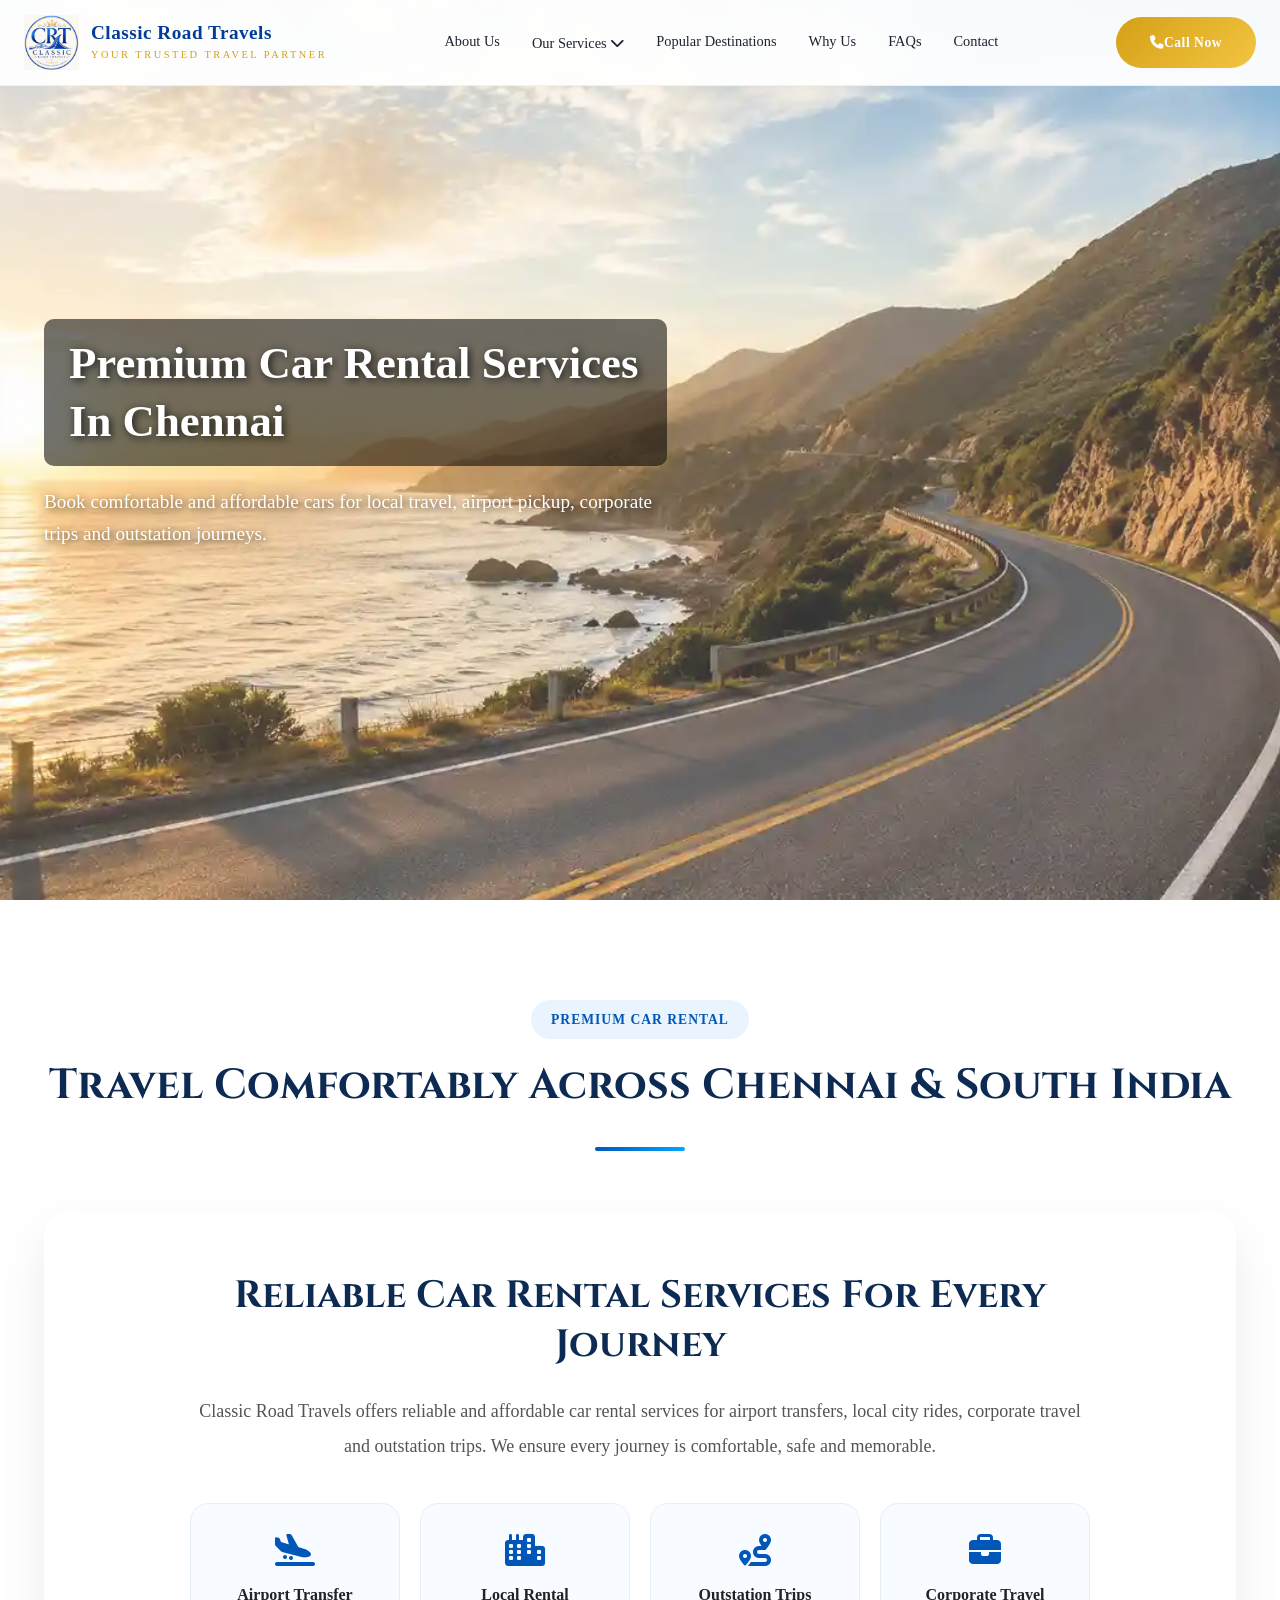
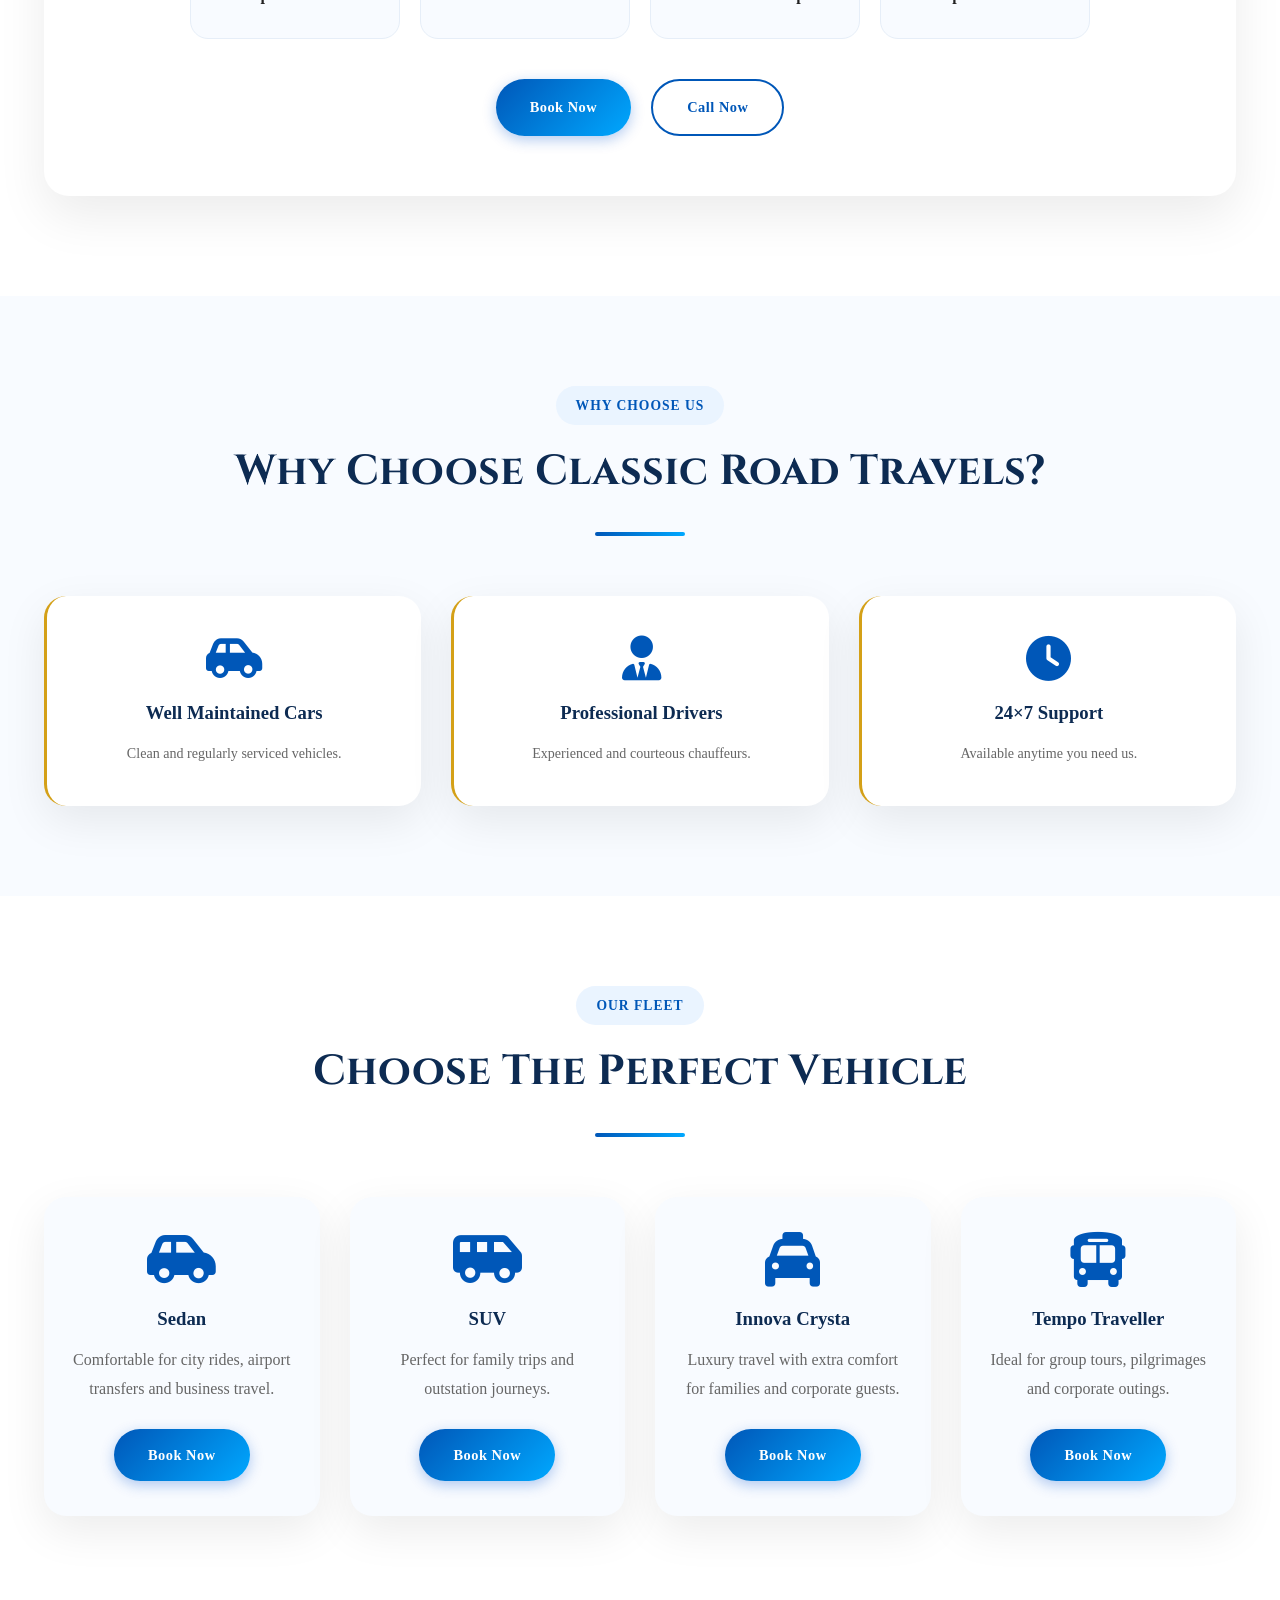
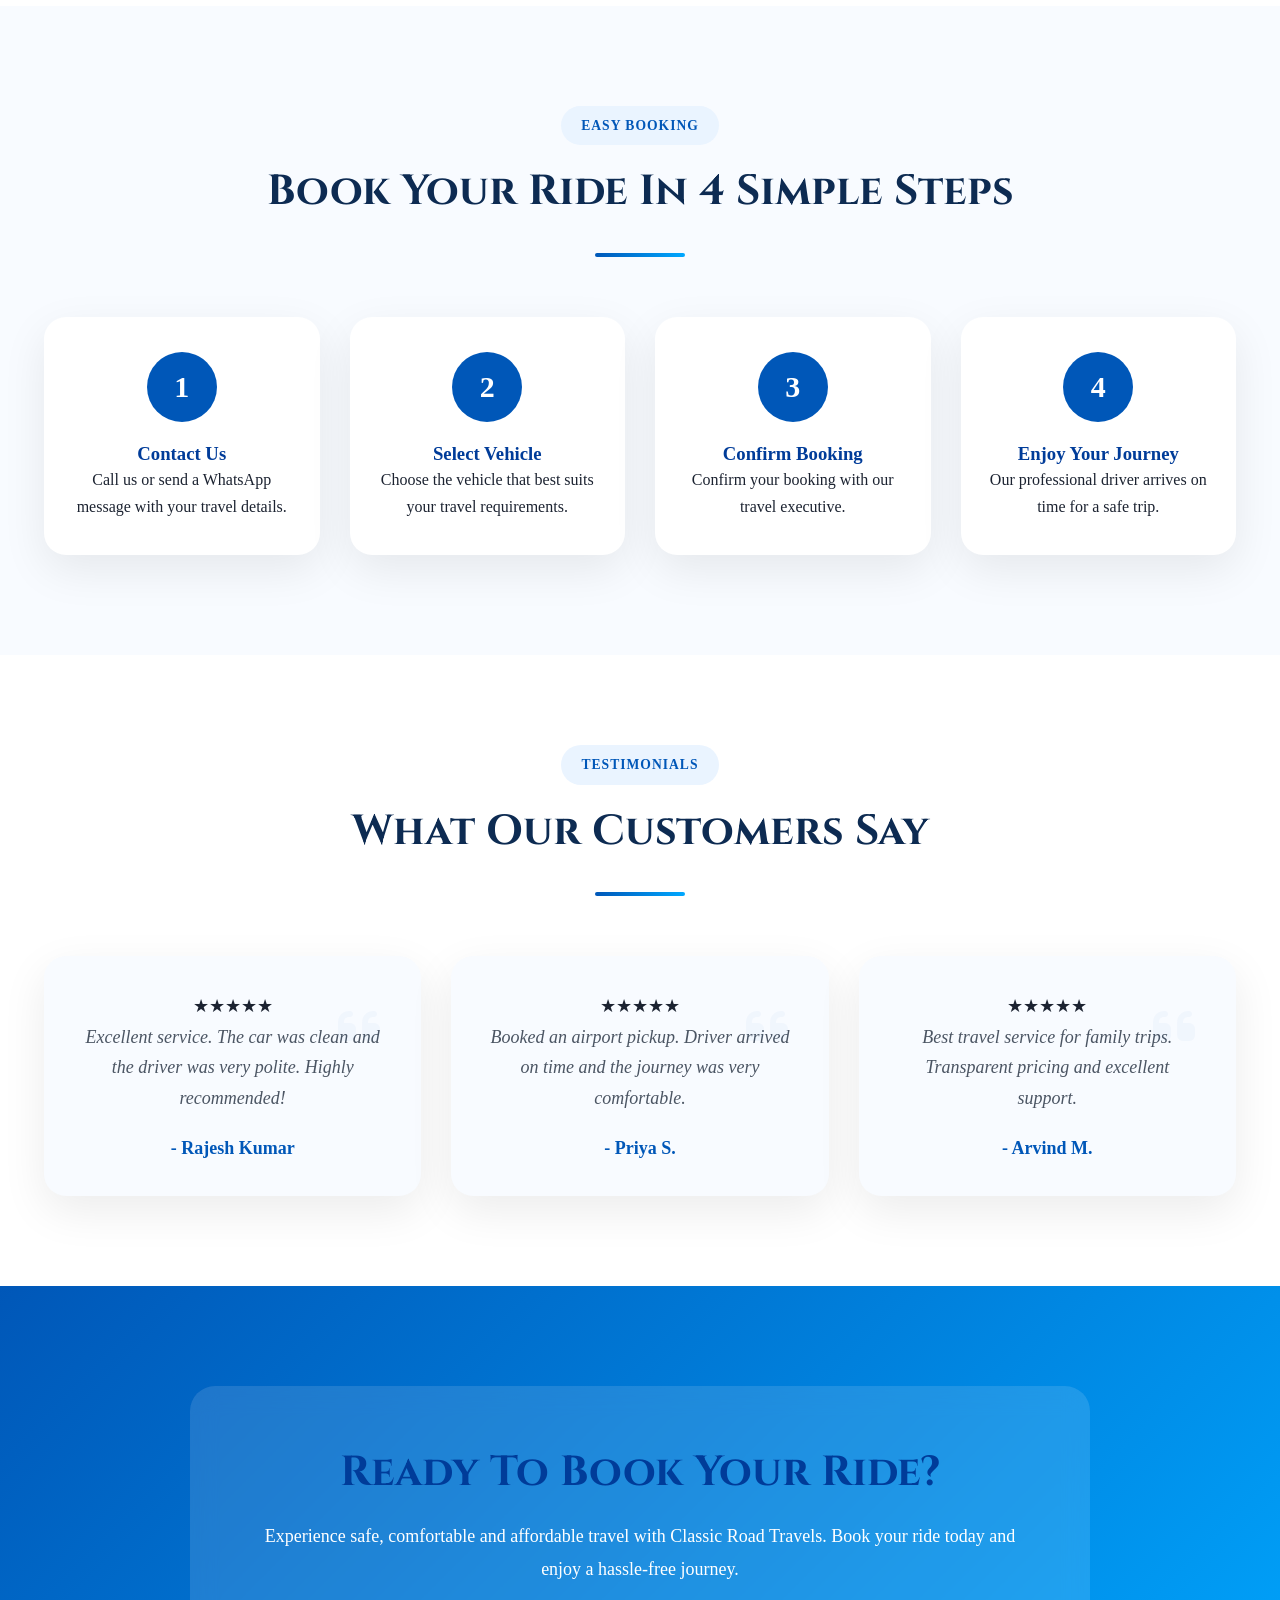
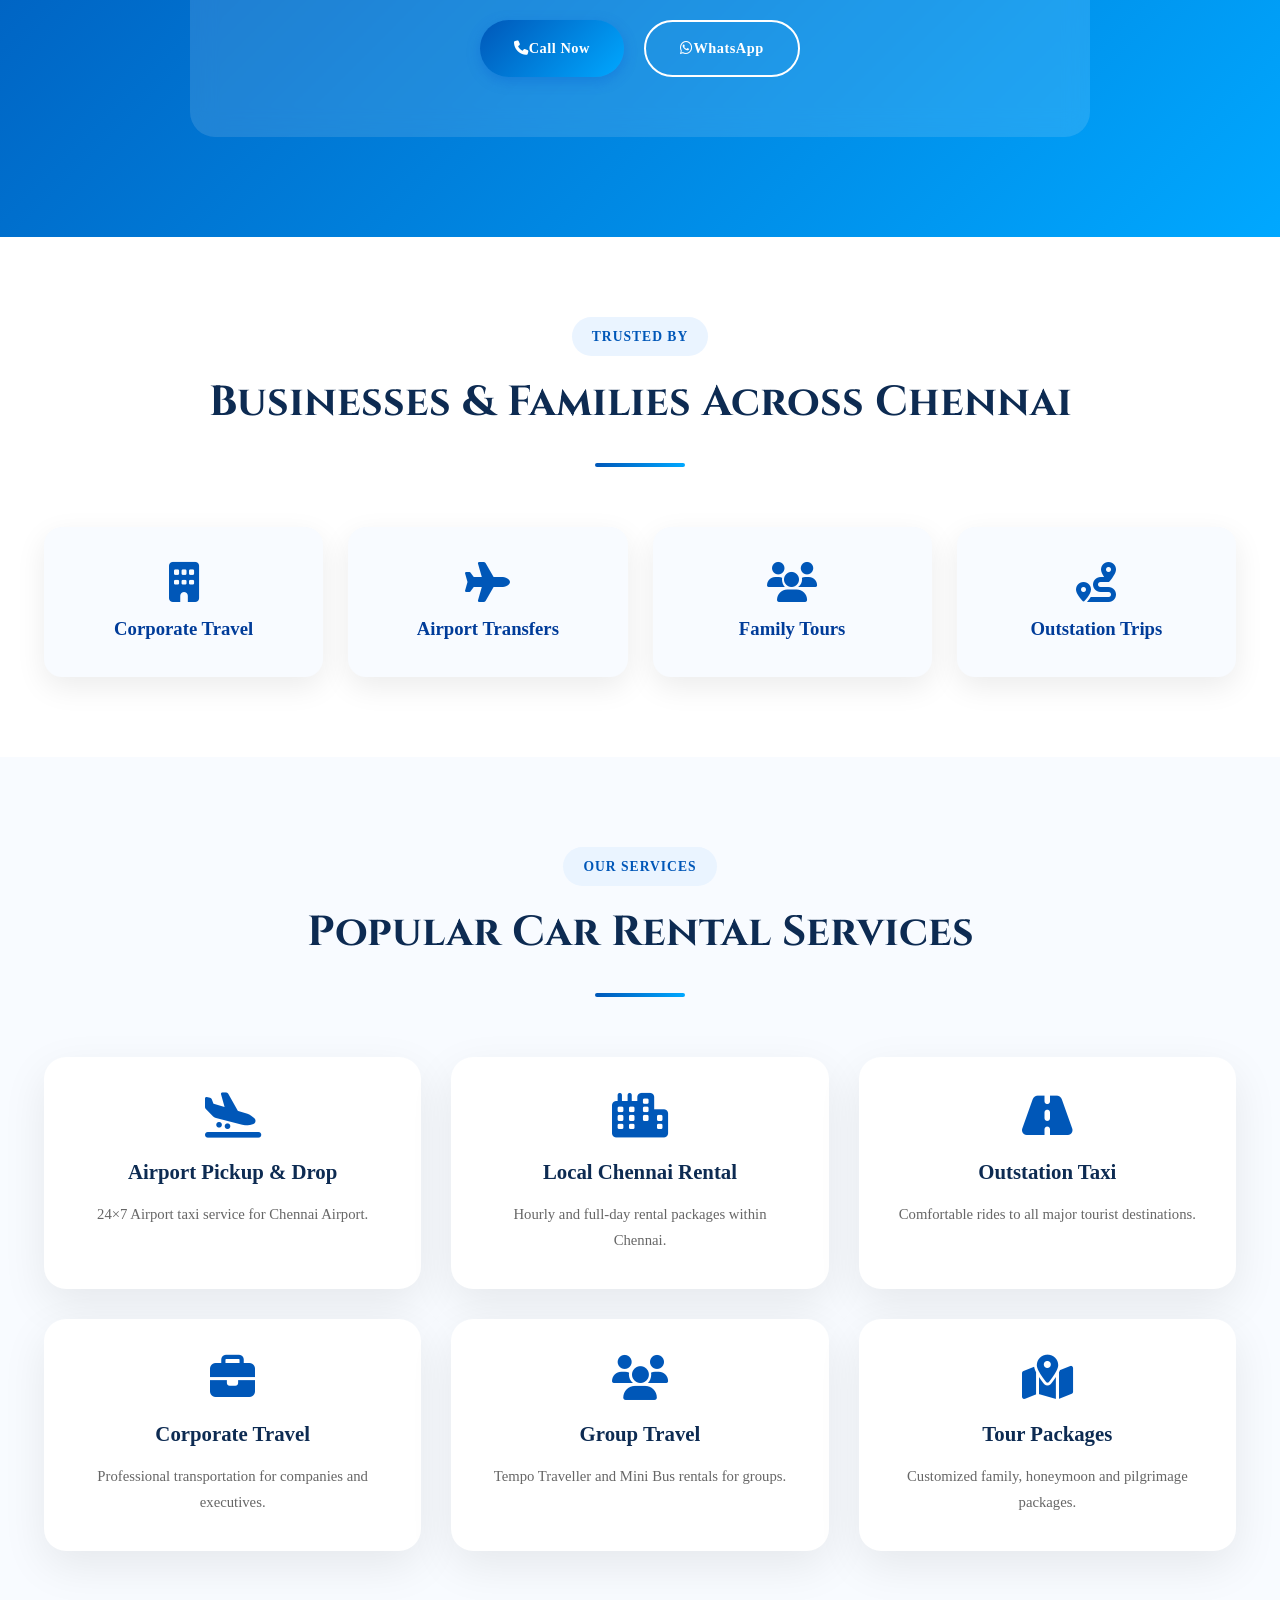
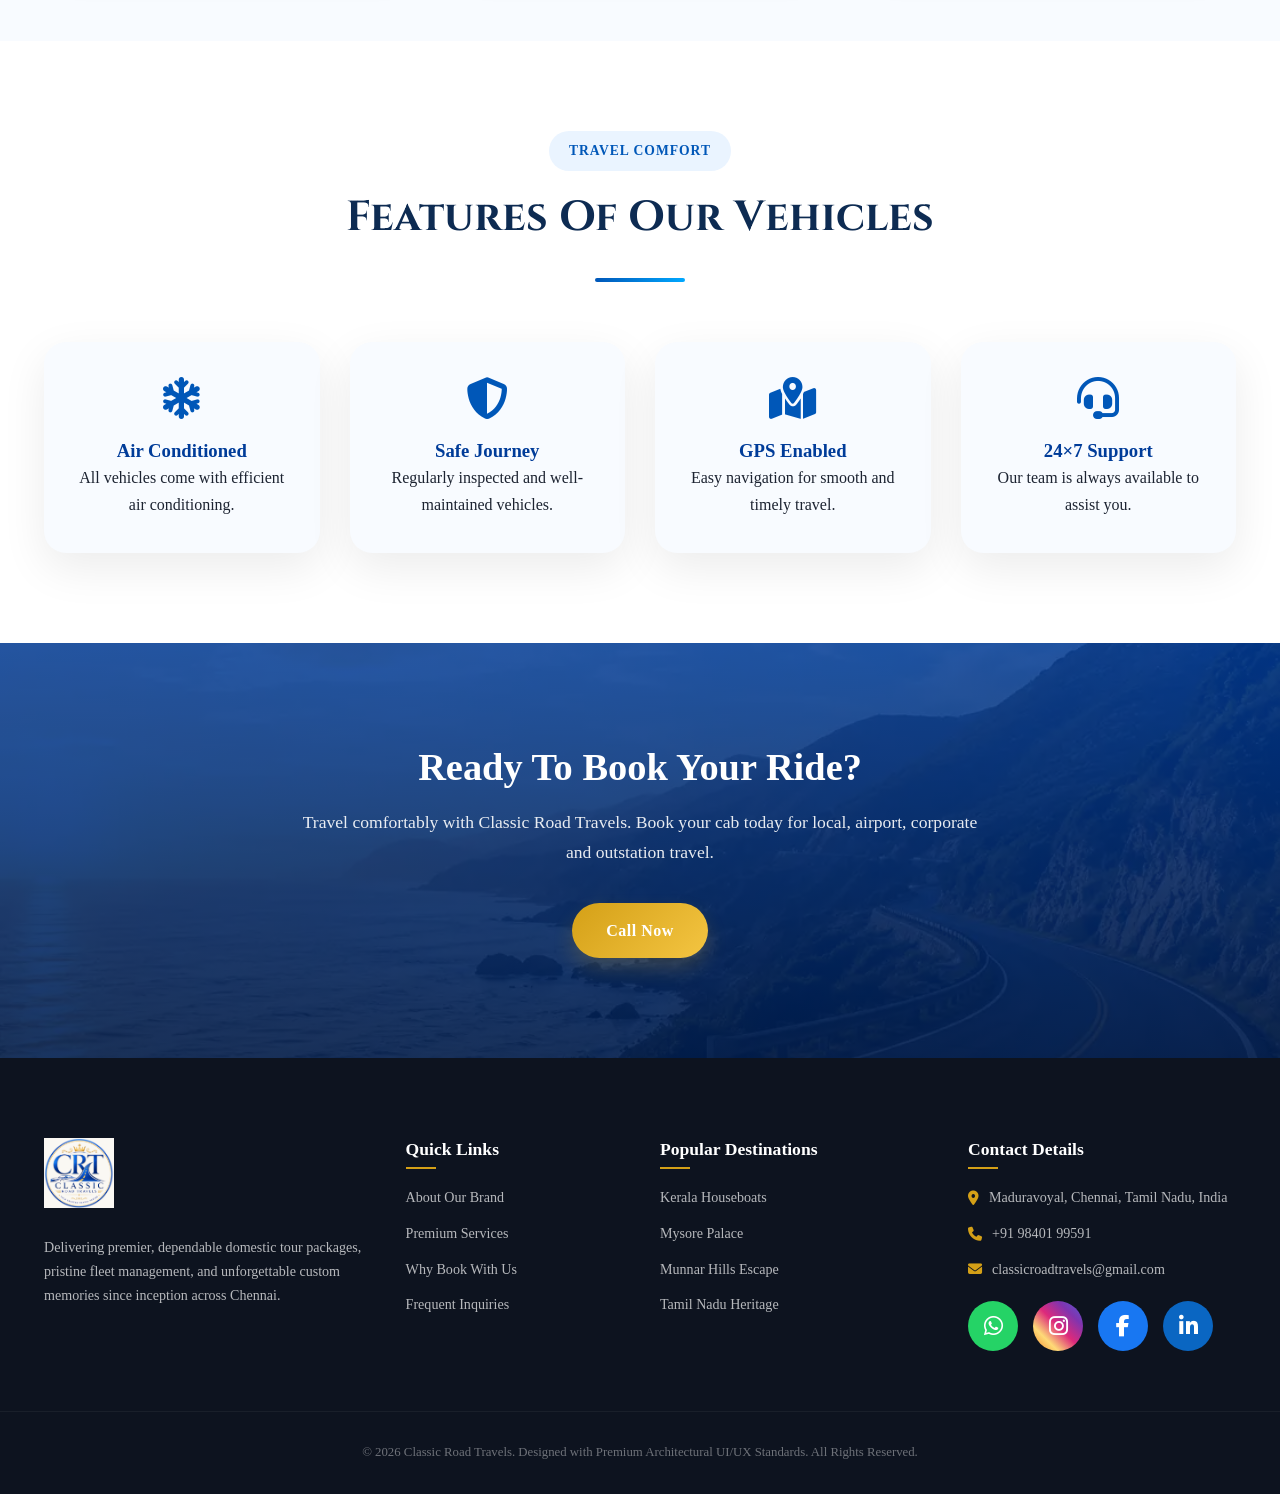
<file: car-rental.html>
<!DOCTYPE html>
<html lang="en">
<head>
<meta charset="UTF-8">
<meta name="viewport" content="width=device-width, initial-scale=1.0">

<title>Car Rental Services In Chennai | Classic Road Travels</title>
<meta name="description"
content="Affordable Car Rental Services In Chennai for Local Trips, Airport Transfers, Outstation Travel and Corporate Transportation.">

<link rel="preconnect" href="https://fonts.googleapis.com">
<link rel="preconnect" href="https://fonts.gstatic.com" crossorigin>

<link href="https://fonts.googleapis.com/css2?family=Cinzel:wght@400;600;700&family=Poppins:wght@300;400;500;600&display=swap" rel="stylesheet">

<link rel="stylesheet"
href="https://cdnjs.cloudflare.com/ajax/libs/font-awesome/6.4.0/css/all.min.css">

<link rel="stylesheet" href="styles.css">
<!-- Google Tag Manager -->
<script>(function(w,d,s,l,i){w[l]=w[l]||[];w[l].push({'gtm.start':
new Date().getTime(),event:'gtm.js'});var f=d.getElementsByTagName(s)[0],
j=d.createElement(s),dl=l!='dataLayer'?'&l='+l:'';j.async=true;j.src=
'https://www.googletagmanager.com/gtm.js?id='+i+dl;f.parentNode.insertBefore(j,f);
})(window,document,'script','dataLayer','GTM-W7XSSJ47');</script>
<!-- End Google Tag Manager -->
</head>


<body>
    <!-- Google Tag Manager (noscript) -->
<noscript><iframe src="https://www.googletagmanager.com/ns.html?id=GTM-W7XSSJ47"
height="0" width="0" style="display:none;visibility:hidden"></iframe></noscript>
<!-- End Google Tag Manager (noscript) -->

<!-- HEADER -->
<header class="main-header">
        <div class="header-container">
            <a class="logo-area">
                <img src="logo 2.png" alt="Classic Road Travels Logo" class="brand-logo">
                <div class="logo-text">
                    <span class="brand-name">Classic Road Travels</span>
                    <span class="brand-tagline">Your Trusted Travel Partner</span>
                </div>
            </a>
            
            <nav class="nav-menu" id="navMenu">
                <a href="#about" class="nav-link">About Us</a>
                <div class="dropdown"><a href="#" class="nav-link" onclick="return false;">
    Our Services <i class="fas fa-chevron-down"></i>
</a>
                <ul class="dropdown-menu"><li class="dropdown-submenu"><a href="#">Rental Services <i class="fas fa-chevron-down"></i></a><ul class="submenu">
                    <li><a href="send-message.html?service=Airport Pickup & Drop" target="_blank">Airport Pickup & Drop</a></li>

<li><a href="send-message.html?service=Local Chennai Taxi Service" target="_blank">Local Chennai Taxi Service</a></li>

<li><a href="send-message.html?service=Outstation Cab Service" target="_blank">Outstation Cab Service</a></li>

<li><a href="send-message.html?service=One Way Taxi" target="_blank">One Way Taxi</a></li>

<li><a href="send-message.html?service=Round Trip Taxi" target="_blank">Round Trip Taxi</a></li>

<li><a href="send-message.html?service=Car with Driver" target="_blank">Car with Driver</a></li>

<li><a href="send-message.html?service=Acting Driver Service" target="_blank">Acting Driver Service</a></li>
</ul>
</li>

<li class="dropdown-submenu">
    <a href="#">
        Tour Packages <i class="fas fa-chevron-down"></i>
    </a>

    <ul class="submenu">
        <li><a href="send-message.html?service=Family Tour Packages" target="_blank">Family Tour Packages</a></li>

<li><a href="send-message.html?service=Honeymoon Packages" target="_blank">Honeymoon Packages</a></li>

<li><a href="send-message.html?service=Group Tour Packages" target="_blank">Group Tour Packages</a></li>

<li><a href="send-message.html?service=Pilgrimage Tours" target="_blank">Pilgrimage Tours</a></li>

<li><a href="send-message.html?service=Hill Station Tours" target="_blank">Hill Station Tours</a></li>

<li><a href="send-message.html?service=South India Tour Packages" target="_blank">South India Tour Packages</a></li>

<li><a href="send-message.html?service=Customized Holiday Packages" target="_blank">Customized Holiday Packages</a></li>
    </ul>
</li>
</ul>
</li>
</ul>
</div>

                <a href="#destinations" class="nav-link">Popular Destinations</a>
                <a href="#why-choose" class="nav-link">Why Us</a>
                <a href="#faqs" class="nav-link">FAQs</a>
                <a href="#contact" class="nav-link">Contact</a>
            </nav>

            <div class="header-actions">
                <a href="tel:+919840199591" class="btn btn-call"><i class="fa-solid fa-phone"></i> Call Now</a>
                <button class="menu-toggle" id="menuToggle" aria-label="Toggle Navigation">
                    <span class="bar"></span>
                    <span class="bar"></span>
                    <span class="bar"></span>
                </button>
            </div>
        </div>
    </header>

<!-- HERO -->
<section class="hero-section rental-hero">
    <div class="hero-container">

        <div class="hero-content">
            <h1 class="hero-title">
                Premium Car Rental Services In Chennai
            </h1>

            <p class="hero-intro">
                Book comfortable and affordable cars for local travel, airport pickup, corporate trips and outstation journeys.
            </p>
        </div>

    </div>
</section>

<!-- TOUR PACKAGE CONTENT -->
<section id="car-rental" class="about-section scroll-reveal">

<div class="container">

    <div class="section-header">
        <span class="sub-heading">Premium Car Rental</span>
        <h2>Travel Comfortably Across Chennai & South India</h2>
        <div class="decorator-line"></div>
    </div>

    <div class="premium-intro">

        <div class="premium-content">

            <h3>Reliable Car Rental Services For Every Journey</h3>

            <p>
                Classic Road Travels offers reliable and affordable car rental
                services for airport transfers, local city rides,
                corporate travel and outstation trips. We ensure every
                journey is comfortable, safe and memorable.
            </p>

            <div class="service-highlights">

                <div class="highlight-box">
                    <i class="fas fa-plane-arrival"></i>
                    <span>Airport Transfer</span>
                </div>

                <div class="highlight-box">
                    <i class="fas fa-city"></i>
                    <span>Local Rental</span>
                </div>

                <div class="highlight-box">
                    <i class="fas fa-route"></i>
                    <span>Outstation Trips</span>
                </div>

                <div class="highlight-box">
                    <i class="fas fa-briefcase"></i>
                    <span>Corporate Travel</span>
                </div>

            </div>

            <div class="intro-buttons">

                <a href="#contact" class="btn btn-primary">
                    Book Now
                </a>

                <a href="tel:+919840199591" class="btn btn-outline">
                    Call Now
                </a>

            </div>

        </div>

    </div>

</div>
</section>
<section class="why-choose-section">

    <div class="container">

        <div class="section-header">
            <span class="sub-heading">Why Choose Us</span>
            <h2>Why Choose Classic Road Travels?</h2>
            <div class="decorator-line"></div>
        </div>

        <div class="why-grid">

            <div class="why-card">
                <i class="fas fa-car-side"></i>
                <h3>Well Maintained Cars</h3>
                <p>Clean and regularly serviced vehicles.</p>
            </div>

            <div class="why-card">
                <i class="fas fa-user-tie"></i>
                <h3>Professional Drivers</h3>
                <p>Experienced and courteous chauffeurs.</p>
            </div>

            <div class="why-card">
                <i class="fas fa-clock"></i>
                <h3>24×7 Support</h3>
                <p>Available anytime you need us.</p>
            </div>

        </div>

    </div>

</section>

<section class="fleet-section">

<div class="container">

<div class="section-header">
<span class="sub-heading">Our Fleet</span>
<h2>Choose The Perfect Vehicle</h2>
<div class="decorator-line"></div>
</div>

<div class="fleet-grid">

<div class="fleet-card">
<i class="fas fa-car-side"></i>
<h3>Sedan</h3>
<p>Comfortable for city rides, airport transfers and business travel.</p>
<a href="#contact" class="btn btn-primary">Book Now</a>
</div>

<div class="fleet-card">
<i class="fas fa-shuttle-van"></i>
<h3>SUV</h3>
<p>Perfect for family trips and outstation journeys.</p>
<a href="#contact" class="btn btn-primary">Book Now</a>
</div>

<div class="fleet-card">
<i class="fas fa-taxi"></i>
<h3>Innova Crysta</h3>
<p>Luxury travel with extra comfort for families and corporate guests.</p>
<a href="#contact" class="btn btn-primary">Book Now</a>
</div>

<div class="fleet-card">
<i class="fas fa-bus"></i>
<h3>Tempo Traveller</h3>
<p>Ideal for group tours, pilgrimages and corporate outings.</p>
<a href="#contact" class="btn btn-primary">Book Now</a>
</div>

</div>

</div>

</section>

<section class="booking-process">

<div class="container">

<div class="section-header">
<span class="sub-heading">Easy Booking</span>
<h2>Book Your Ride In 4 Simple Steps</h2>
<div class="decorator-line"></div>
</div>

<div class="booking-grid">

<div class="booking-step">
<div class="step-number">1</div>
<h3>Contact Us</h3>
<p>Call us or send a WhatsApp message with your travel details.</p>
</div>

<div class="booking-step">
<div class="step-number">2</div>
<h3>Select Vehicle</h3>
<p>Choose the vehicle that best suits your travel requirements.</p>
</div>

<div class="booking-step">
<div class="step-number">3</div>
<h3>Confirm Booking</h3>
<p>Confirm your booking with our travel executive.</p>
</div>

<div class="booking-step">
<div class="step-number">4</div>
<h3>Enjoy Your Journey</h3>
<p>Our professional driver arrives on time for a safe trip.</p>
</div>

</div>

</div>

</section>

<section class="testimonial-section">

<div class="container">

<div class="section-header">
<span class="sub-heading">Testimonials</span>
<h2>What Our Customers Say</h2>
<div class="decorator-line"></div>
</div>

<div class="testimonial-grid">

<div class="testimonial-card">
★★★★★
<p>
Excellent service. The car was clean and the driver was very polite.
Highly recommended!
</p>
<h4>- Rajesh Kumar</h4>
</div>

<div class="testimonial-card">
★★★★★
<p>
Booked an airport pickup. Driver arrived on time and the journey was very comfortable.
</p>
<h4>- Priya S.</h4>
</div>

<div class="testimonial-card">
★★★★★
<p>
Best travel service for family trips. Transparent pricing and excellent support.
</p>
<h4>- Arvind M.</h4>
</div>

</div>

</div>

</section>
<section class="cta-section">

<div class="container">

<div class="cta-box">

<h2>Ready To Book Your Ride?</h2>

<p>
Experience safe, comfortable and affordable travel with
Classic Road Travels. Book your ride today and enjoy a
hassle-free journey.
</p>

<div class="cta-buttons">

<a href="tel:+919840199591" class="btn btn-primary">
<i class="fas fa-phone"></i> Call Now
</a>

<a href="https://wa.me/919840199591"
class="btn btn-outline"
target="_blank">
<i class="fab fa-whatsapp"></i> WhatsApp
</a>

</div>

</div>

</div>

</section>

<section class="clients-section">

    <div class="container">

        <div class="section-header">
            <span class="sub-heading">Trusted By</span>
            <h2>Businesses & Families Across Chennai</h2>
            <div class="decorator-line"></div>
        </div>

        <div class="clients-grid">

            <div class="client-box">
                <i class="fas fa-building"></i>
                <h3>Corporate Travel</h3>
            </div>

            <div class="client-box">
                <i class="fas fa-plane"></i>
                <h3>Airport Transfers</h3>
            </div>

            <div class="client-box">
                <i class="fas fa-users"></i>
                <h3>Family Tours</h3>
            </div>

            <div class="client-box">
                <i class="fas fa-route"></i>
                <h3>Outstation Trips</h3>
            </div>

        </div>

    </div>

</section>

<section class="service-category">

<div class="container">

<div class="section-header">
<span class="sub-heading">Our Services</span>
<h2>Popular Car Rental Services</h2>
<div class="decorator-line"></div>
</div>

<div class="service-grid">

<div class="service-card">
<i class="fas fa-plane-arrival"></i>
<h3>Airport Pickup & Drop</h3>
<p>24×7 Airport taxi service for Chennai Airport.</p>
</div>

<div class="service-card">
<i class="fas fa-city"></i>
<h3>Local Chennai Rental</h3>
<p>Hourly and full-day rental packages within Chennai.</p>
</div>

<div class="service-card">
<i class="fas fa-road"></i>
<h3>Outstation Taxi</h3>
<p>Comfortable rides to all major tourist destinations.</p>
</div>

<div class="service-card">
<i class="fas fa-briefcase"></i>
<h3>Corporate Travel</h3>
<p>Professional transportation for companies and executives.</p>
</div>

<div class="service-card">
<i class="fas fa-users"></i>
<h3>Group Travel</h3>
<p>Tempo Traveller and Mini Bus rentals for groups.</p>
</div>

<div class="service-card">
<i class="fas fa-map-marked-alt"></i>
<h3>Tour Packages</h3>
<p>Customized family, honeymoon and pilgrimage packages.</p>
</div>

</div>

</div>

</section>

<section class="vehicle-features">

<div class="container">

<div class="section-header">
<span class="sub-heading">Travel Comfort</span>
<h2>Features Of Our Vehicles</h2>
<div class="decorator-line"></div>
</div>

<div class="feature-list">

<div class="feature-item">
<i class="fas fa-snowflake"></i>
<h3>Air Conditioned</h3>
<p>All vehicles come with efficient air conditioning.</p>
</div>

<div class="feature-item">
<i class="fas fa-shield-alt"></i>
<h3>Safe Journey</h3>
<p>Regularly inspected and well-maintained vehicles.</p>
</div>

<div class="feature-item">
<i class="fas fa-map-marked-alt"></i>
<h3>GPS Enabled</h3>
<p>Easy navigation for smooth and timely travel.</p>
</div>

<div class="feature-item">
<i class="fas fa-headset"></i>
<h3>24×7 Support</h3>
<p>Our team is always available to assist you.</p>
</div>

</div>

</div>

</section>

<section class="conversion-banner">

<div class="container banner-content">

<h2>Ready To Book Your Ride?</h2>

<p>
Travel comfortably with Classic Road Travels. Book your cab today for local,
airport, corporate and outstation travel.
</p>

<a href="tel:+919840199591" class="btn btn-large">
Call Now
</a>

</div>

</section>
<!-- FOOTER -->
<footer class="main-footer">
        <div class="container footer-grid">
            <div class="footer-col branding-col">
                <img src="logo 2.png" alt="Classic Road Travels Crest" class="footer-logo">
                <p>Delivering premier, dependable domestic tour packages, pristine fleet management, and unforgettable custom memories since inception across Chennai.</p>
            </div>
            <div class="footer-col">
                <h4>Quick Links</h4>
                <ul>
                    <li><a href="#about">About Our Brand</a></li>
                    <li><a href="#services">Premium Services</a></li>
                    <li><a href="#why-choose">Why Book With Us</a></li>
                    <li><a href="#faqs">Frequent Inquiries</a></li>
                </ul>
            </div>
            <div class="footer-col">
                <h4>Popular Destinations</h4>
                <ul>
                    <li><a href="#destinations">Kerala Houseboats</a></li>
                    <li><a href="#destinations">Mysore Palace</a></li>
                    <li><a href="#destinations">Munnar Hills Escape</a></li>
                    <li><a href="#destinations">Tamil Nadu Heritage</a></li>
                </ul>
            </div>
            <div class="footer-col">
                <h4>Contact Details</h4>
                <p><i class="fa-solid fa-location-dot"></i> Maduravoyal, Chennai, Tamil Nadu, India</p>
                <p><i class="fa-solid fa-phone"></i> +91 98401 99591</p>
                <p><i class="fa-solid fa-envelope"></i> classicroadtravels@gmail.com</p>
                <div class="social-icons">

    <a href="https://wa.me/919840199591" target="_blank">
        <i class="fab fa-whatsapp"></i>
    </a>

    <a href="https://instagram.com/YOUR_USERNAME" target="_blank">
        <i class="fab fa-instagram"></i>
    </a>

    <a href="https://facebook.com/YOUR_USERNAME" target="_blank">
        <i class="fab fa-facebook-f"></i>
    </a>

    <a href="https://linkedin.com/in/YOUR_USERNAME" target="_blank">
        <i class="fab fa-linkedin-in"></i>
    </a>

</div>
            </div>
        </div>
        <div class="footer-bottom">
            <p>&copy; 2026 Classic Road Travels. Designed with Premium Architectural UI/UX Standards. All Rights Reserved.</p>
        </div>
    </footer>

    <!-- Back to Top Button -->
    <button class="back-to-top" id="backToTop" aria-label="Scroll to top">
        <i class="fa-solid fa-arrow-up"></i>
    </button>

    <!-- JS Execution Script -->
    <script src="script.js"></script>
</body>
</html>
</file>
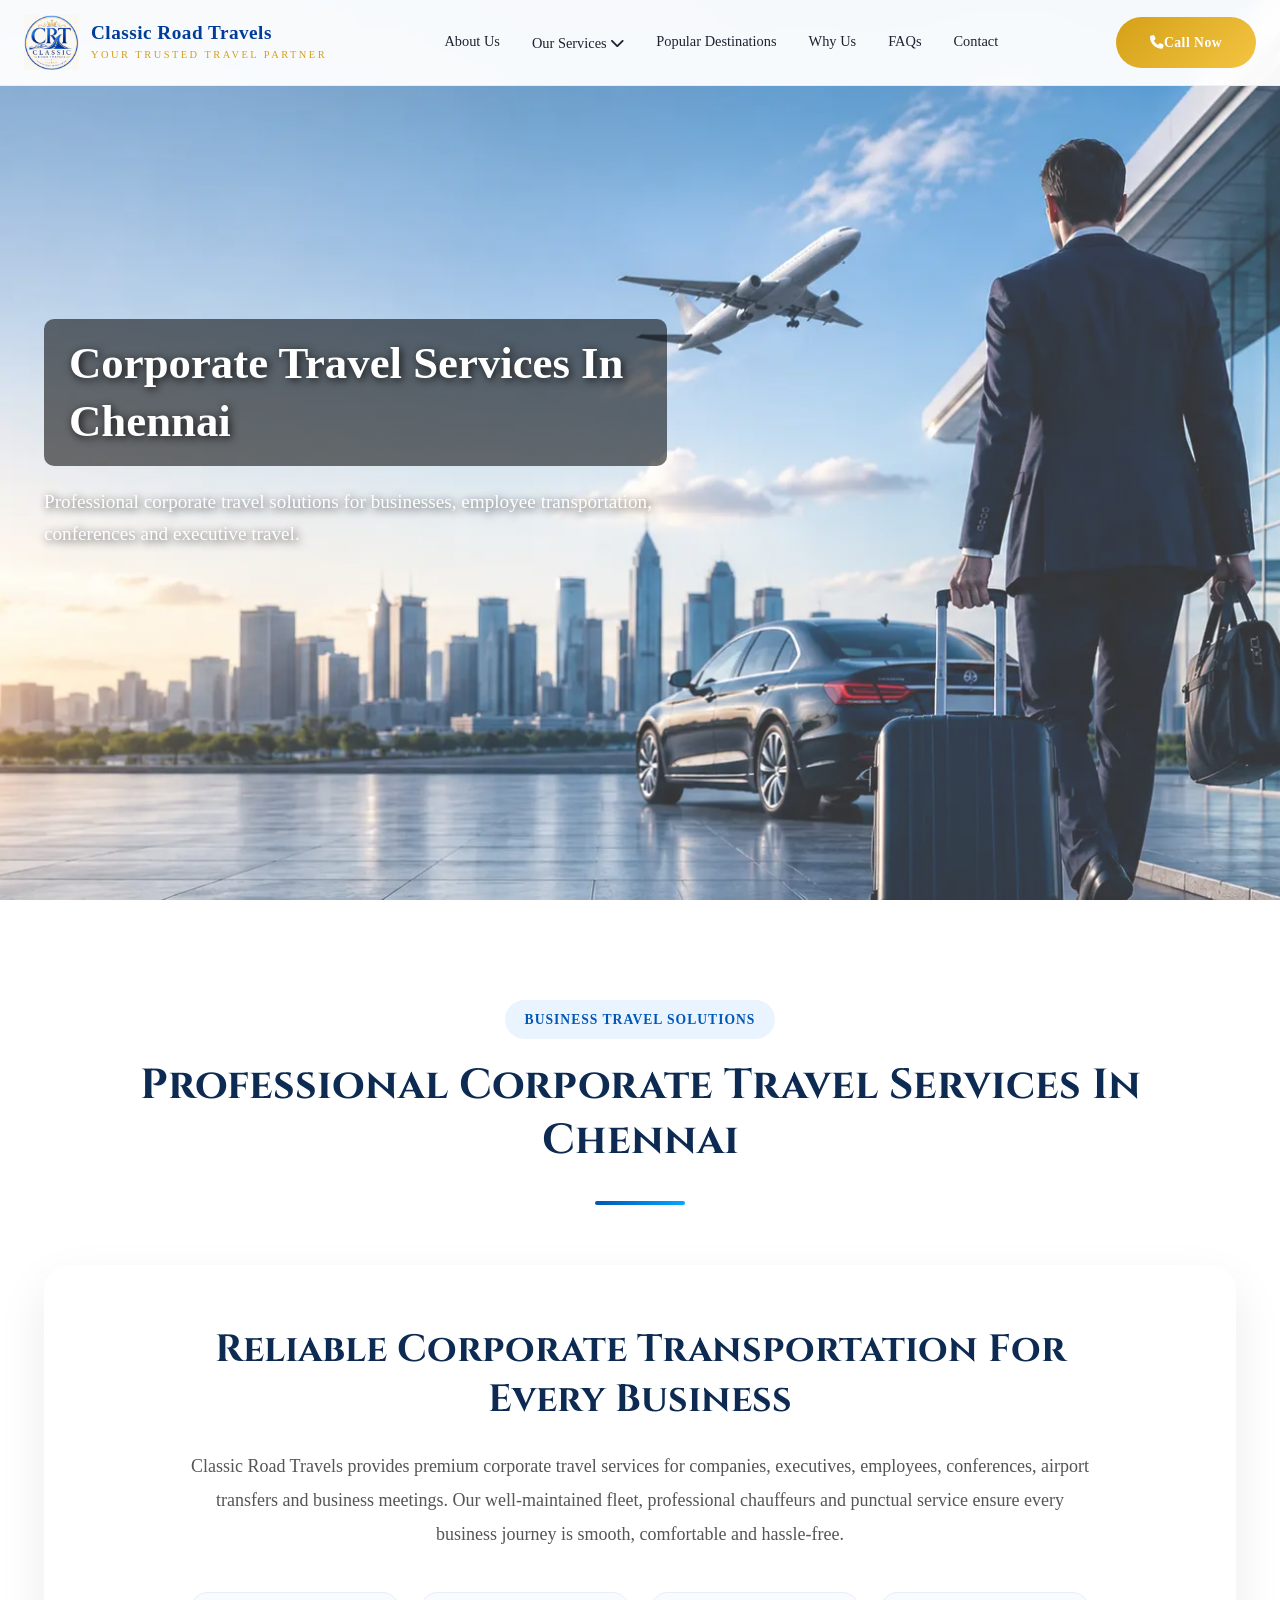
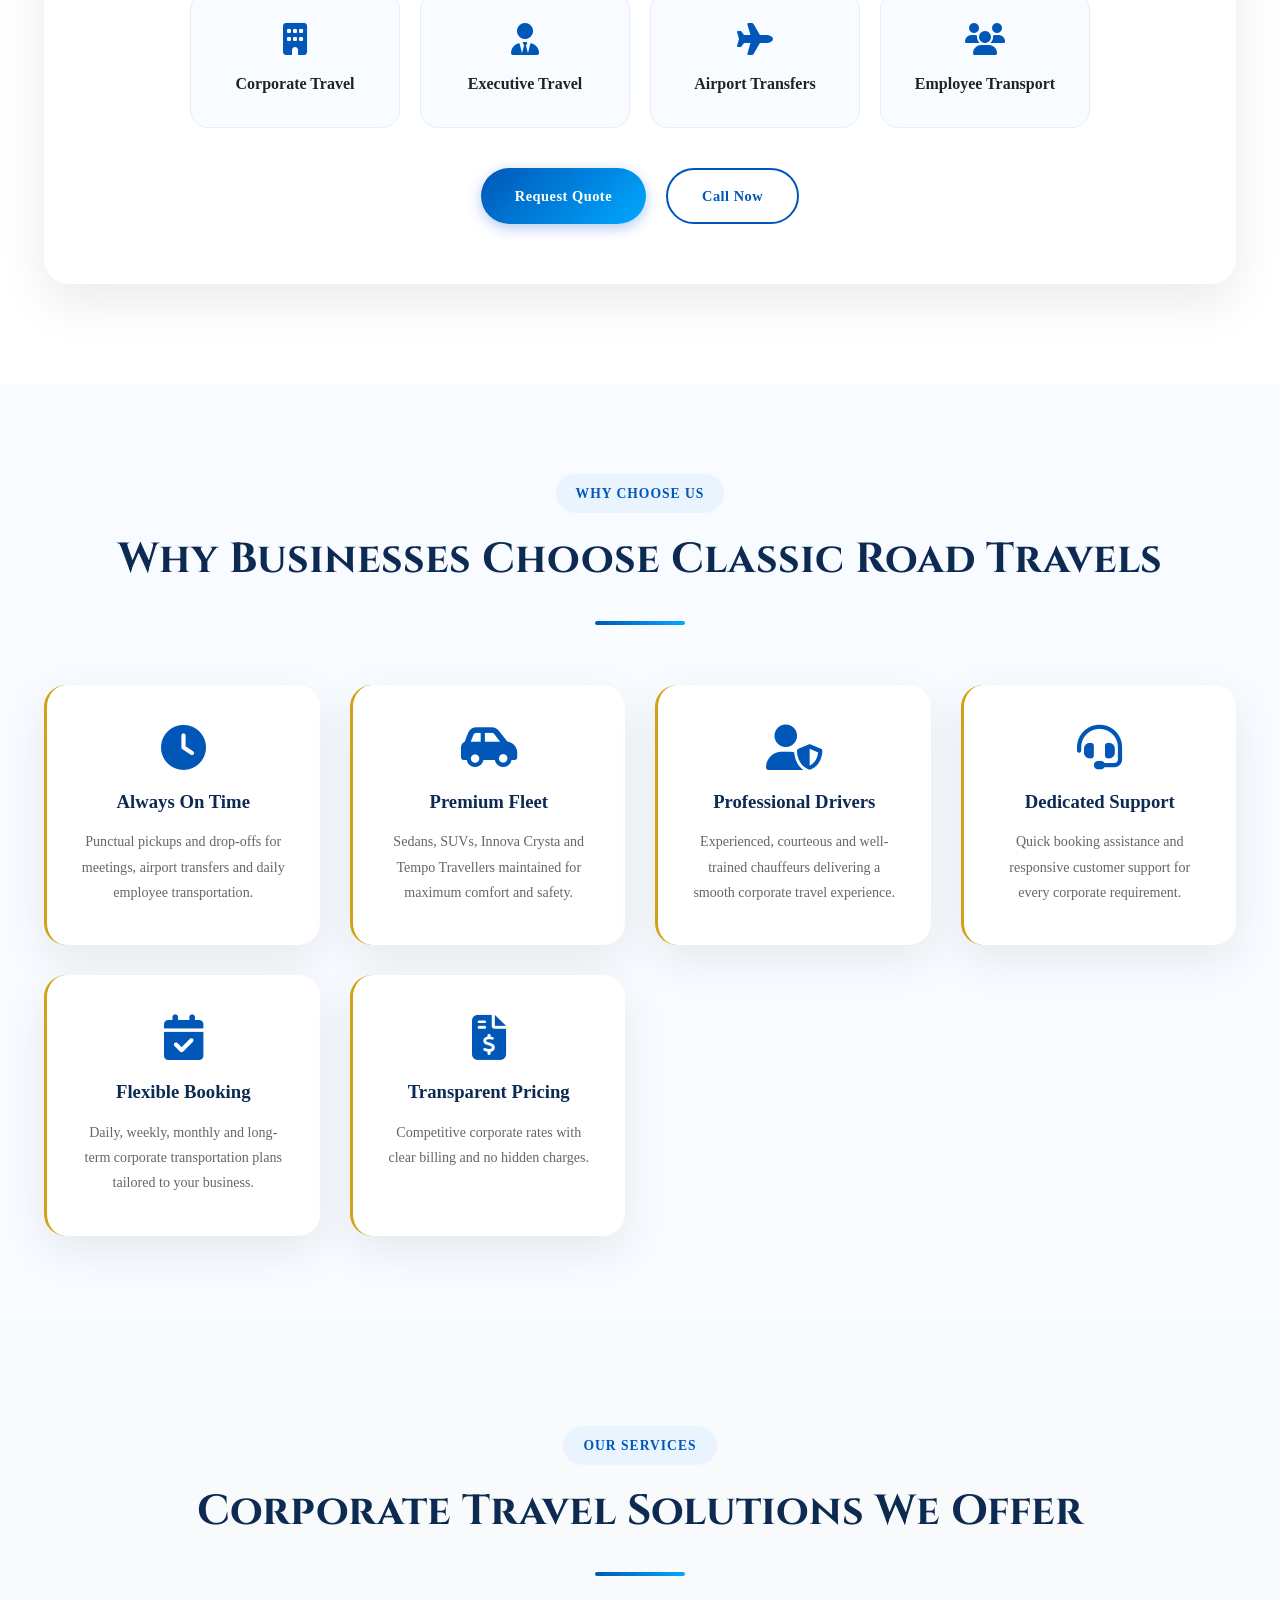
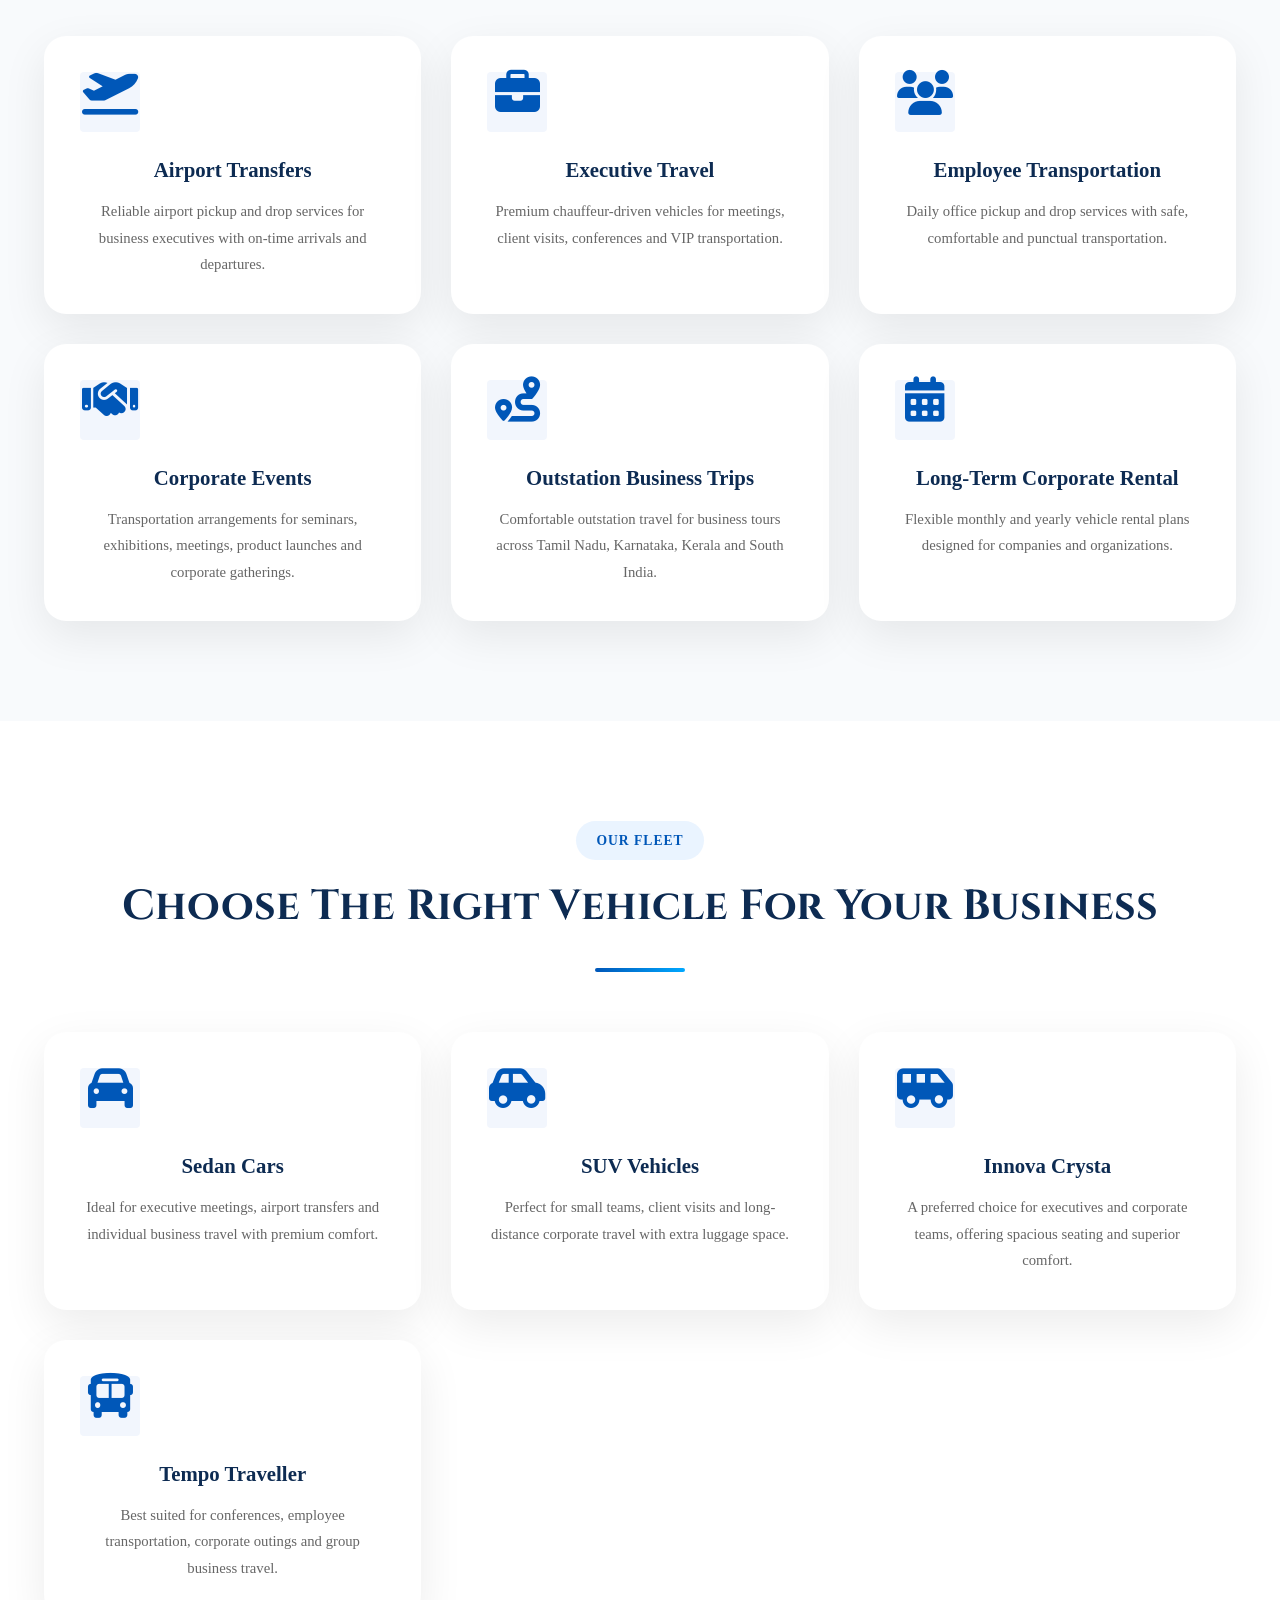
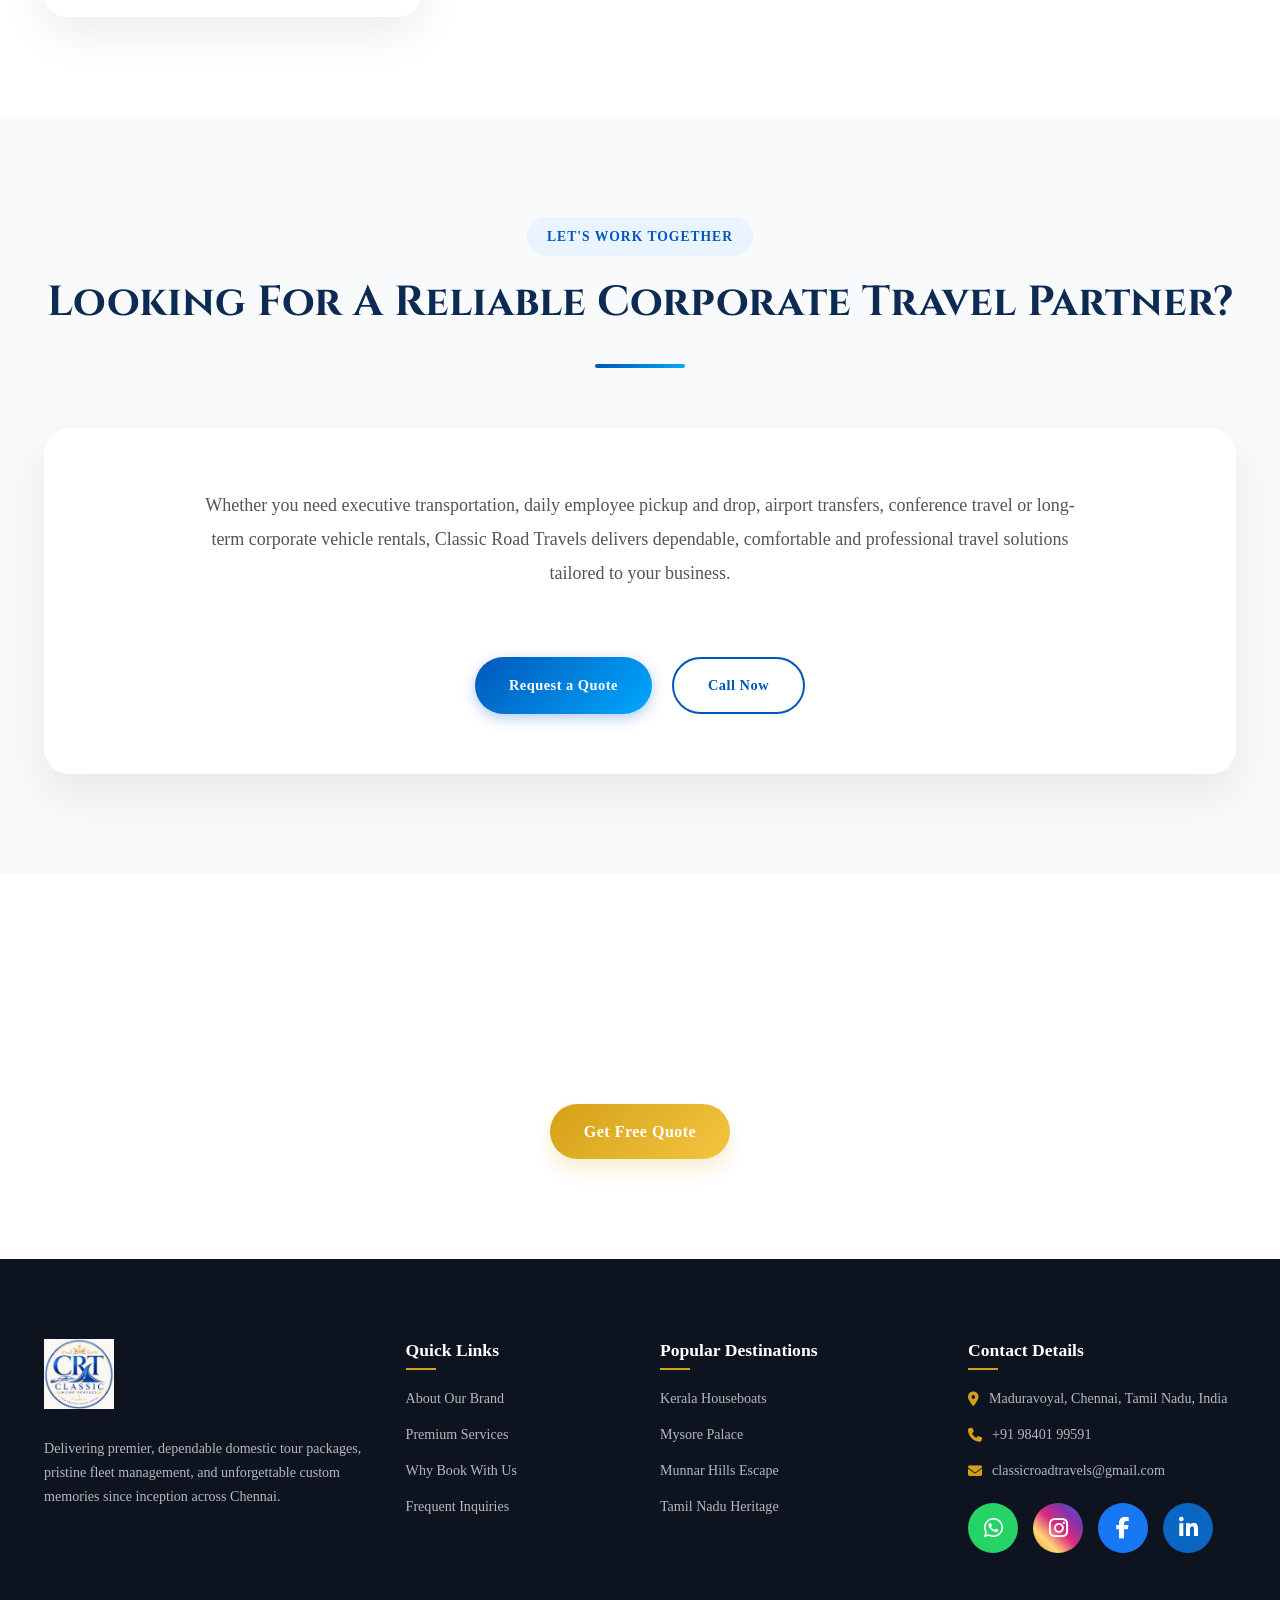
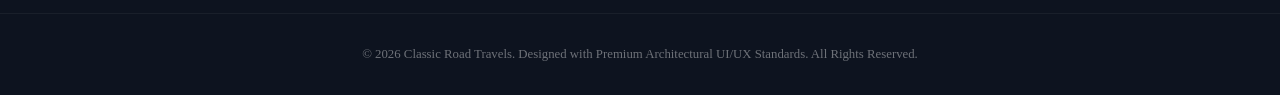
<file: corporate-travels.html>
<!DOCTYPE html>
<html lang="en">
<head>
<meta charset="UTF-8">
<meta name="viewport" content="width=device-width, initial-scale=1.0">

<title>Corporate Travel Services In Chennai | Classic Road Travels</title>
<meta name="description"
content="Affordable Car Rental Services In Chennai for Local Trips, Airport Transfers, Outstation Travel and Corporate Transportation.">

<link rel="preconnect" href="https://fonts.googleapis.com">
<link rel="preconnect" href="https://fonts.gstatic.com" crossorigin>

<link href="https://fonts.googleapis.com/css2?family=Cinzel:wght@400;600;700&family=Poppins:wght@300;400;500;600&display=swap" rel="stylesheet">

<link rel="stylesheet"
href="https://cdnjs.cloudflare.com/ajax/libs/font-awesome/6.4.0/css/all.min.css">

<link rel="stylesheet" href="styles.css">
<!-- Google tag (gtag.js) -->
<script async src="https://www.googletagmanager.com/gtag/js?id=G-RF1VHFW1V6"></script>
<script>
  window.dataLayer = window.dataLayer || [];
  function gtag(){dataLayer.push(arguments);}
  gtag('js', new Date());

  gtag('config', 'G-RF1VHFW1V6');
</script>
<!-- Google Tag Manager -->
<script>(function(w,d,s,l,i){w[l]=w[l]||[];w[l].push({'gtm.start':
new Date().getTime(),event:'gtm.js'});var f=d.getElementsByTagName(s)[0],
j=d.createElement(s),dl=l!='dataLayer'?'&l='+l:'';j.async=true;j.src=
'https://www.googletagmanager.com/gtm.js?id='+i+dl;f.parentNode.insertBefore(j,f);
})(window,document,'script','dataLayer','GTM-W7XSSJ47');</script>
<!-- End Google Tag Manager -->
</head>

<body>
<!-- Google Tag Manager (noscript) -->
<noscript><iframe src="https://www.googletagmanager.com/ns.html?id=GTM-W7XSSJ47"
height="0" width="0" style="display:none;visibility:hidden"></iframe></noscript>
<!-- End Google Tag Manager (noscript) -->
<!-- HEADER -->
<header class="main-header">
        <div class="header-container">
            <a class="logo-area">
                <img src="logo 2.png" alt="Classic Road Travels Logo" class="brand-logo">
                <div class="logo-text">
                    <span class="brand-name">Classic Road Travels</span>
                    <span class="brand-tagline">Your Trusted Travel Partner</span>
                </div>
            </a>
            
            <nav class="nav-menu" id="navMenu">
                <a href="#about" class="nav-link">About Us</a>
                <div class="dropdown"><a href="#" class="nav-link" onclick="return false;">
    Our Services <i class="fas fa-chevron-down"></i>
</a>
                <ul class="dropdown-menu"><li class="dropdown-submenu"><a href="#">Rental Services <i class="fas fa-chevron-down"></i></a><ul class="submenu">
                    <li><a href="send-message.html?service=Airport Pickup & Drop" target="_blank">Airport Pickup & Drop</a></li>

<li><a href="send-message.html?service=Local Chennai Taxi Service" target="_blank">Local Chennai Taxi Service</a></li>

<li><a href="send-message.html?service=Outstation Cab Service" target="_blank">Outstation Cab Service</a></li>

<li><a href="send-message.html?service=One Way Taxi" target="_blank">One Way Taxi</a></li>

<li><a href="send-message.html?service=Round Trip Taxi" target="_blank">Round Trip Taxi</a></li>

<li><a href="send-message.html?service=Car with Driver" target="_blank">Car with Driver</a></li>

<li><a href="send-message.html?service=Acting Driver Service" target="_blank">Acting Driver Service</a></li>
</ul>
</li>

<li class="dropdown-submenu">
    <a href="#">
        Tour Packages <i class="fas fa-chevron-down"></i>
    </a>

    <ul class="submenu">
        <li><a href="send-message.html?service=Family Tour Packages" target="_blank">Family Tour Packages</a></li>

<li><a href="send-message.html?service=Honeymoon Packages" target="_blank">Honeymoon Packages</a></li>

<li><a href="send-message.html?service=Group Tour Packages" target="_blank">Group Tour Packages</a></li>

<li><a href="send-message.html?service=Pilgrimage Tours" target="_blank">Pilgrimage Tours</a></li>

<li><a href="send-message.html?service=Hill Station Tours" target="_blank">Hill Station Tours</a></li>

<li><a href="send-message.html?service=South India Tour Packages" target="_blank">South India Tour Packages</a></li>

<li><a href="send-message.html?service=Customized Holiday Packages" target="_blank">Customized Holiday Packages</a></li>
    </ul>
</li>
</ul>
</li>
</ul>
</div>

                <a href="#destinations" class="nav-link">Popular Destinations</a>
                <a href="#why-choose" class="nav-link">Why Us</a>
                <a href="#faqs" class="nav-link">FAQs</a>
                <a href="#contact" class="nav-link">Contact</a>
            </nav>

            <div class="header-actions">
                <a href="tel:+919840199591" class="btn btn-call"><i class="fa-solid fa-phone"></i> Call Now</a>
                <button class="menu-toggle" id="menuToggle" aria-label="Toggle Navigation">
                    <span class="bar"></span>
                    <span class="bar"></span>
                    <span class="bar"></span>
                </button>
            </div>
        </div>
    </header>

<!-- HERO -->
<section class="hero-section corporate-hero">
    <div class="hero-container">

        <div class="hero-content">
        <h1 class="hero-title">
Corporate Travel Services In Chennai
</h1>

            <p class="hero-intro">
Professional corporate travel solutions for businesses, employee transportation, conferences and executive travel.
</p>
        </div>

    </div>
</section>

<!-- TOUR PACKAGE CONTENT -->
<section id="corporate-travel" class="about-section scroll-reveal">

<div class="container">

    <div class="section-header">
        <span class="sub-heading">Business Travel Solutions</span>

        <h2>Professional Corporate Travel Services In Chennai</h2>

        <div class="decorator-line"></div>
    </div>

    <div class="premium-intro">

        <div class="premium-content">

            <h3>Reliable Corporate Transportation For Every Business</h3>

            <p>
                Classic Road Travels provides premium corporate travel
                services for companies, executives, employees,
                conferences, airport transfers and business meetings.
                Our well-maintained fleet, professional chauffeurs and
                punctual service ensure every business journey is smooth,
                comfortable and hassle-free.
            </p>

            <div class="service-highlights">

                <div class="highlight-box">
                    <i class="fas fa-building"></i>
                    <span>Corporate Travel</span>
                </div>

                <div class="highlight-box">
                    <i class="fas fa-user-tie"></i>
                    <span>Executive Travel</span>
                </div>

                <div class="highlight-box">
                    <i class="fas fa-plane"></i>
                    <span>Airport Transfers</span>
                </div>

                <div class="highlight-box">
                    <i class="fas fa-users"></i>
                    <span>Employee Transport</span>
                </div>

            </div>

            <div class="intro-buttons">

                <a href="#contact" class="btn btn-primary">
                    Request Quote
                </a>

                <a href="tel:+919840199591" class="btn btn-outline">
                    Call Now
                </a>

            </div>

        </div>

    </div>

</div>

</section>
<section class="why-choose-section">

    <div class="container">

        <div class="section-header">
            <span class="sub-heading">Why Choose Us</span>
            <h2>Why Businesses Choose Classic Road Travels</h2>
            <div class="decorator-line"></div>
        </div>

        <div class="why-grid">

            <div class="why-card">
                <i class="fas fa-clock"></i>
                <h3>Always On Time</h3>
                <p>Punctual pickups and drop-offs for meetings, airport transfers and daily employee transportation.</p>
            </div>

            <div class="why-card">
                <i class="fas fa-car-side"></i>
                <h3>Premium Fleet</h3>
                <p>Sedans, SUVs, Innova Crysta and Tempo Travellers maintained for maximum comfort and safety.</p>
            </div>

            <div class="why-card">
                <i class="fas fa-user-shield"></i>
                <h3>Professional Drivers</h3>
                <p>Experienced, courteous and well-trained chauffeurs delivering a smooth corporate travel experience.</p>
            </div>

            <div class="why-card">
                <i class="fas fa-headset"></i>
                <h3>Dedicated Support</h3>
                <p>Quick booking assistance and responsive customer support for every corporate requirement.</p>
            </div>

            <div class="why-card">
                <i class="fas fa-calendar-check"></i>
                <h3>Flexible Booking</h3>
                <p>Daily, weekly, monthly and long-term corporate transportation plans tailored to your business.</p>
            </div>

            <div class="why-card">
                <i class="fas fa-file-invoice-dollar"></i>
                <h3>Transparent Pricing</h3>
                <p>Competitive corporate rates with clear billing and no hidden charges.</p>
            </div>

        </div>

    </div>

</section>
<section class="services-section">

    <div class="container">

        <div class="section-header">
            <span class="sub-heading">Our Services</span>
            <h2>Corporate Travel Solutions We Offer</h2>
            <div class="decorator-line"></div>
        </div>

        <div class="services-grid">

            <div class="service-card">
                <div class="icon-box">
                    <i class="fas fa-plane-departure"></i>
                </div>
                <h3>Airport Transfers</h3>
                <p>Reliable airport pickup and drop services for business executives with on-time arrivals and departures.</p>
            </div>

            <div class="service-card">
                <div class="icon-box">
                    <i class="fas fa-briefcase"></i>
                </div>
                <h3>Executive Travel</h3>
                <p>Premium chauffeur-driven vehicles for meetings, client visits, conferences and VIP transportation.</p>
            </div>

            <div class="service-card">
                <div class="icon-box">
                    <i class="fas fa-users"></i>
                </div>
                <h3>Employee Transportation</h3>
                <p>Daily office pickup and drop services with safe, comfortable and punctual transportation.</p>
            </div>

            <div class="service-card">
                <div class="icon-box">
                    <i class="fas fa-handshake"></i>
                </div>
                <h3>Corporate Events</h3>
                <p>Transportation arrangements for seminars, exhibitions, meetings, product launches and corporate gatherings.</p>
            </div>

            <div class="service-card">
                <div class="icon-box">
                    <i class="fas fa-route"></i>
                </div>
                <h3>Outstation Business Trips</h3>
                <p>Comfortable outstation travel for business tours across Tamil Nadu, Karnataka, Kerala and South India.</p>
            </div>

            <div class="service-card">
                <div class="icon-box">
                    <i class="fas fa-calendar-alt"></i>
                </div>
                <h3>Long-Term Corporate Rental</h3>
                <p>Flexible monthly and yearly vehicle rental plans designed for companies and organizations.</p>
            </div>

        </div>

    </div>

</section>
<section class="destinations-section">

    <div class="container">

        <div class="section-header">
            <span class="sub-heading">Our Fleet</span>
            <h2>Choose The Right Vehicle For Your Business</h2>
            <div class="decorator-line"></div>
        </div>

        <div class="services-grid">

            <div class="service-card">
                <div class="icon-box">
                    <i class="fas fa-car"></i>
                </div>
                <h3>Sedan Cars</h3>
                <p>Ideal for executive meetings, airport transfers and individual business travel with premium comfort.</p>
            </div>

            <div class="service-card">
                <div class="icon-box">
                    <i class="fas fa-car-side"></i>
                </div>
                <h3>SUV Vehicles</h3>
                <p>Perfect for small teams, client visits and long-distance corporate travel with extra luggage space.</p>
            </div>

            <div class="service-card">
                <div class="icon-box">
                    <i class="fas fa-shuttle-van"></i>
                </div>
                <h3>Innova Crysta</h3>
                <p>A preferred choice for executives and corporate teams, offering spacious seating and superior comfort.</p>
            </div>

            <div class="service-card">
                <div class="icon-box">
                    <i class="fas fa-bus"></i>
                </div>
                <h3>Tempo Traveller</h3>
                <p>Best suited for conferences, employee transportation, corporate outings and group business travel.</p>
            </div>

        </div>

    </div>

</section>

<section class="services-section">

    <div class="container">

        <div class="section-header">
            <span class="sub-heading">Let's Work Together</span>
            <h2>Looking For A Reliable Corporate Travel Partner?</h2>
            <div class="decorator-line"></div>
        </div>

        <div class="premium-intro">

            <div class="premium-content" style="text-align:center; max-width:900px; margin:auto;">

                <p>
                    Whether you need executive transportation, daily employee
                    pickup and drop, airport transfers, conference travel or
                    long-term corporate vehicle rentals, Classic Road Travels
                    delivers dependable, comfortable and professional travel
                    solutions tailored to your business.
                </p>

                <br>

                <div class="intro-buttons" style="justify-content:center;">

                    <a href="send-message.html?service=Corporate Travel" class="btn btn-primary">
                        Request a Quote
                    </a>

                    <a href="tel:+919840199591" class="btn btn-outline">
                        Call Now
                    </a>

                </div>

            </div>

        </div>

    </div>

</section>


<section class="conversion-banner">

<div class="container banner-content">

<h2>Ready To Explore South India?</h2>

<p>
Book your dream vacation with Classic Road Travels today.
</p>

<a href="#contact" class="btn btn-large">
Get Free Quote
</a>

</div>

</section>
<!-- FOOTER -->
<footer class="main-footer">
        <div class="container footer-grid">
            <div class="footer-col branding-col">
                <img src="logo 2.png" alt="Classic Road Travels Crest" class="footer-logo">
                <p>Delivering premier, dependable domestic tour packages, pristine fleet management, and unforgettable custom memories since inception across Chennai.</p>
            </div>
            <div class="footer-col">
                <h4>Quick Links</h4>
                <ul>
                    <li><a href="#about">About Our Brand</a></li>
                    <li><a href="#services">Premium Services</a></li>
                    <li><a href="#why-choose">Why Book With Us</a></li>
                    <li><a href="#faqs">Frequent Inquiries</a></li>
                </ul>
            </div>
            <div class="footer-col">
                <h4>Popular Destinations</h4>
                <ul>
                    <li><a href="#destinations">Kerala Houseboats</a></li>
                    <li><a href="#destinations">Mysore Palace</a></li>
                    <li><a href="#destinations">Munnar Hills Escape</a></li>
                    <li><a href="#destinations">Tamil Nadu Heritage</a></li>
                </ul>
            </div>
            <div class="footer-col">
                <h4>Contact Details</h4>
                <p><i class="fa-solid fa-location-dot"></i> Maduravoyal, Chennai, Tamil Nadu, India</p>
                <p><i class="fa-solid fa-phone"></i> +91 98401 99591</p>
                <p><i class="fa-solid fa-envelope"></i> classicroadtravels@gmail.com</p>
                <div class="social-icons">

    <a href="https://wa.me/919840199591" target="_blank">
        <i class="fab fa-whatsapp"></i>
    </a>

    <a href="https://instagram.com/YOUR_USERNAME" target="_blank">
        <i class="fab fa-instagram"></i>
    </a>

    <a href="https://facebook.com/YOUR_USERNAME" target="_blank">
        <i class="fab fa-facebook-f"></i>
    </a>

    <a href="https://linkedin.com/in/YOUR_USERNAME" target="_blank">
        <i class="fab fa-linkedin-in"></i>
    </a>

</div>
            </div>
        </div>
        <div class="footer-bottom">
            <p>&copy; 2026 Classic Road Travels. Designed with Premium Architectural UI/UX Standards. All Rights Reserved.</p>
        </div>
    </footer>

    <!-- Back to Top Button -->
    <button class="back-to-top" id="backToTop" aria-label="Scroll to top">
        <i class="fa-solid fa-arrow-up"></i>
    </button>

    <!-- JS Execution Script -->
    <script src="script.js"></script>
</body>
</html>
</file>
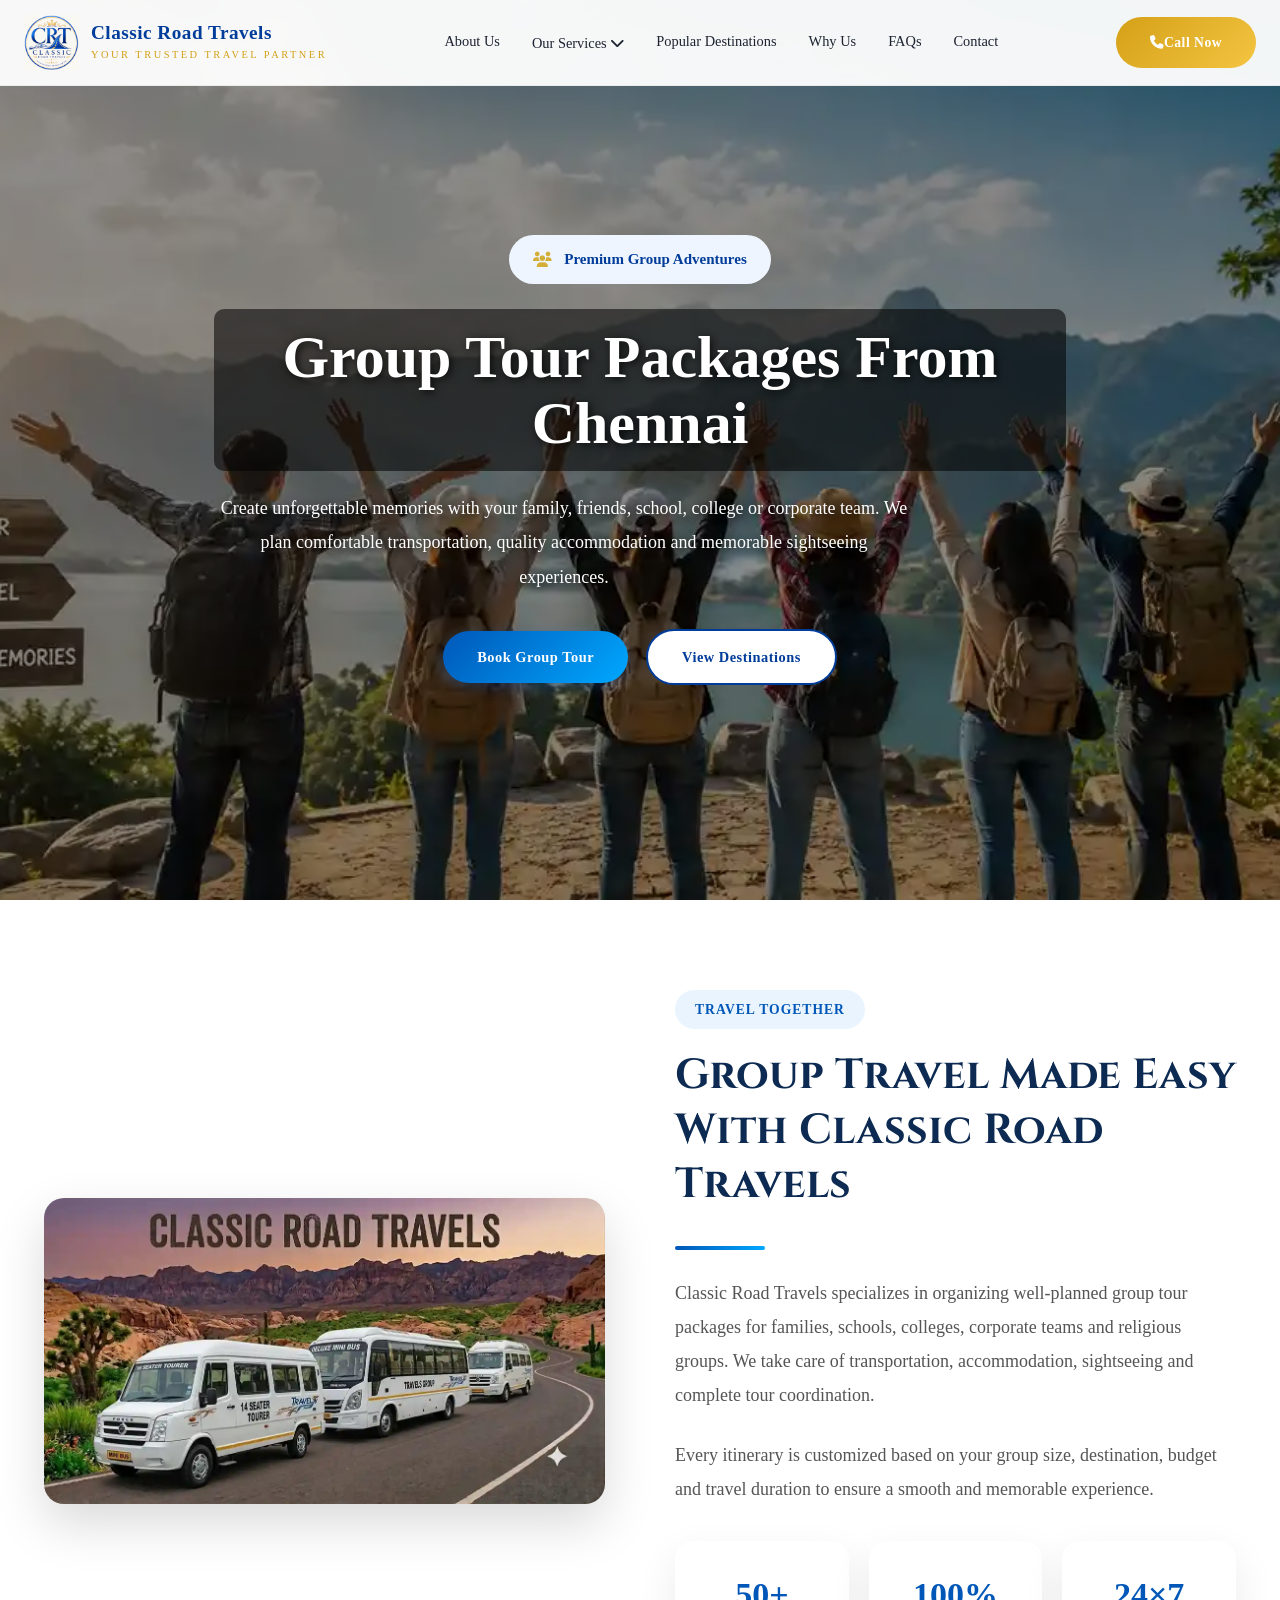
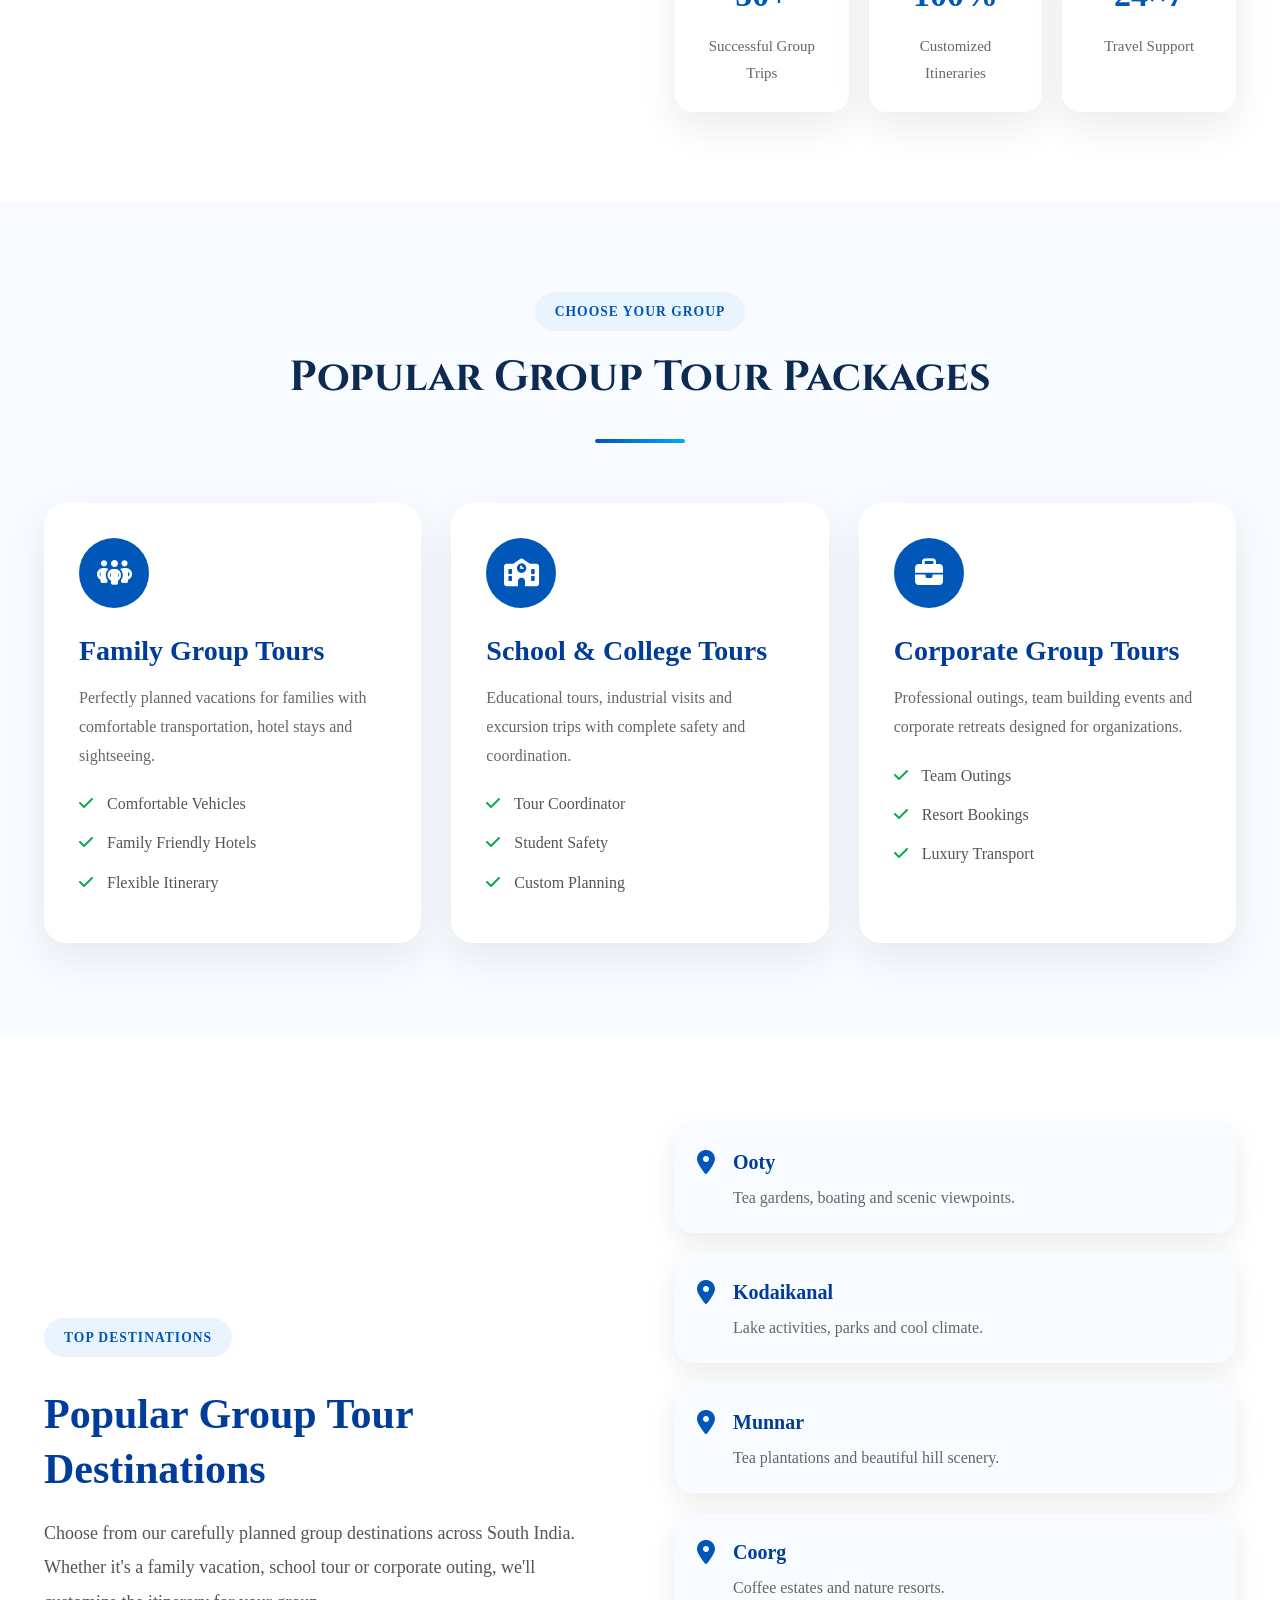
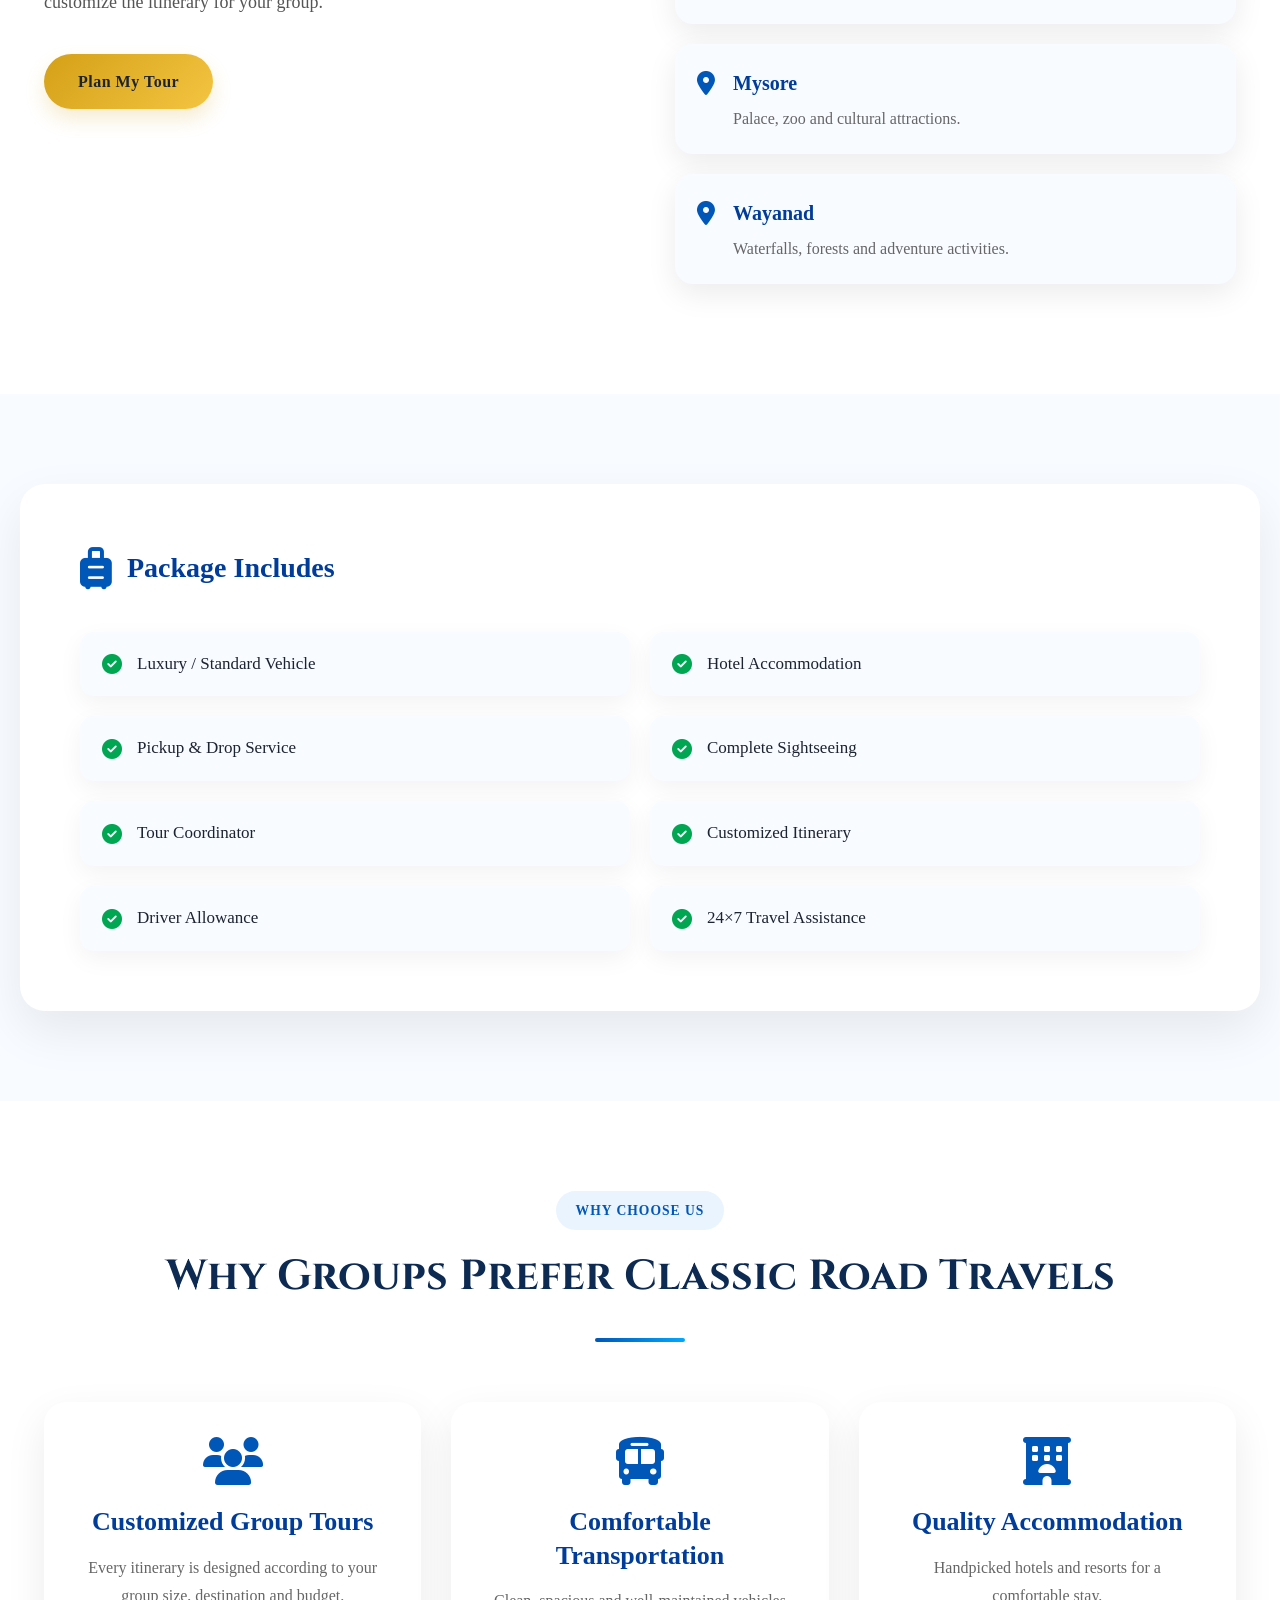
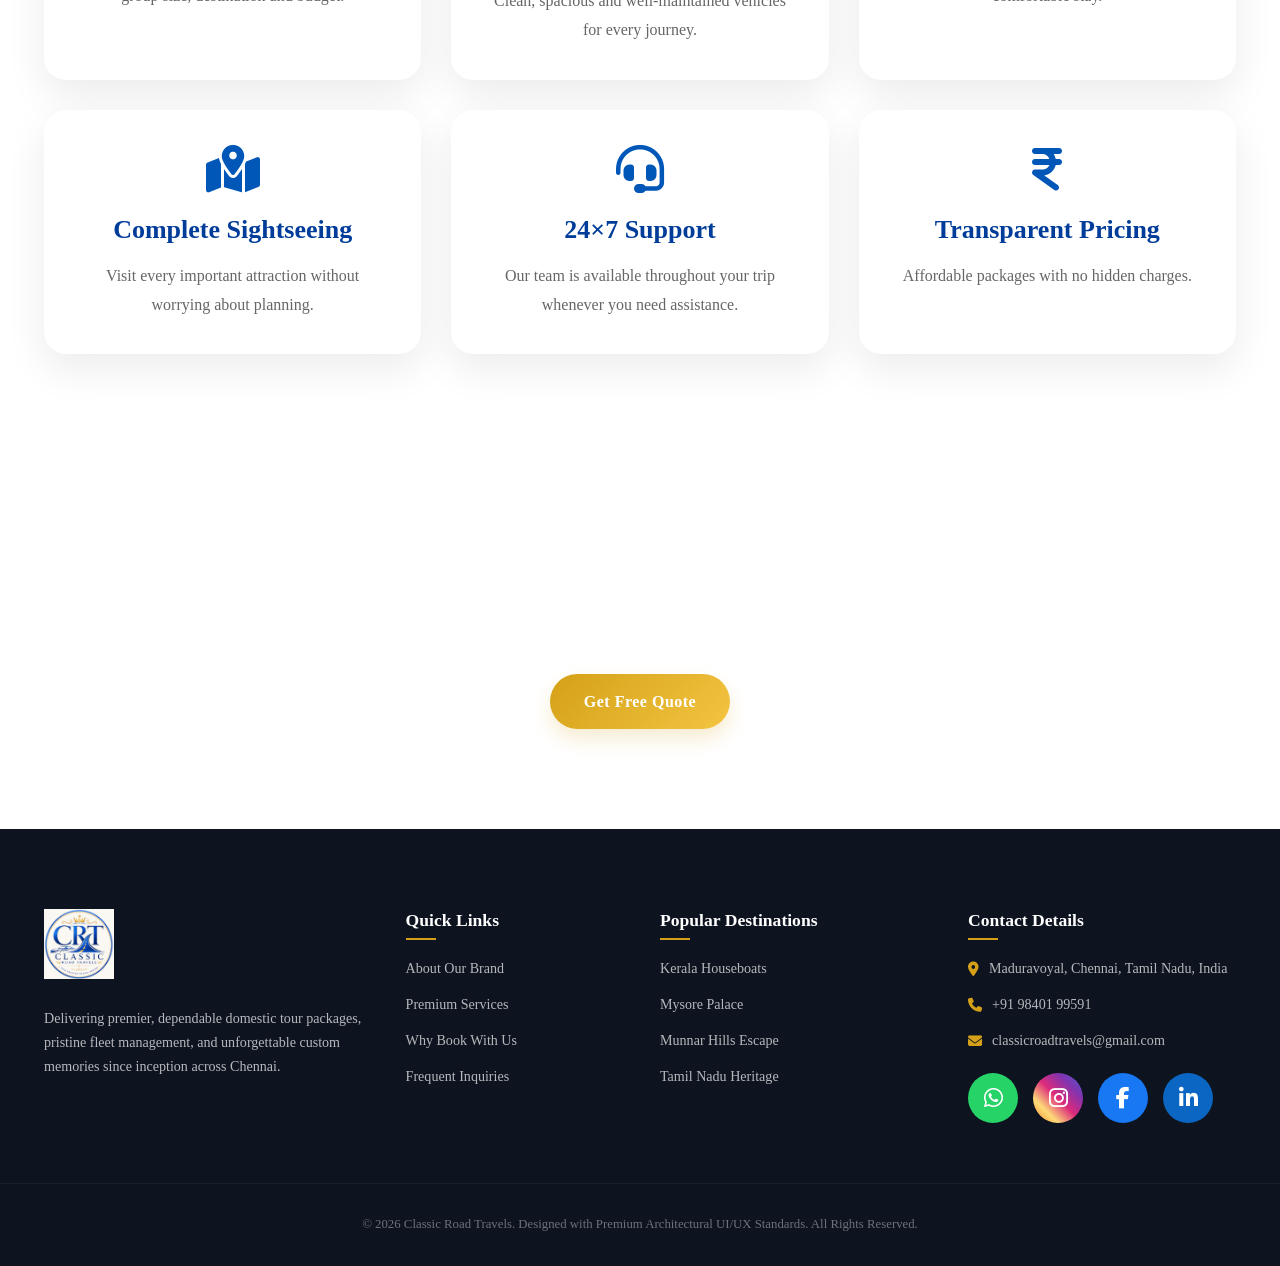
<file: group-tour.html>
<!DOCTYPE html>
<html lang="en">
<head>
<meta charset="UTF-8">
<meta name="viewport" content="width=device-width, initial-scale=1.0">

<title>Group Tour Packages From Chennai | Classic Road Travels</title>
<meta name="description"
content="Affordable Car Rental Services In Chennai for Local Trips, Airport Transfers, Outstation Travel and Corporate Transportation.">

<link rel="preconnect" href="https://fonts.googleapis.com">
<link rel="preconnect" href="https://fonts.gstatic.com" crossorigin>

<link href="https://fonts.googleapis.com/css2?family=Cinzel:wght@400;600;700&family=Poppins:wght@300;400;500;600&display=swap" rel="stylesheet">

<link rel="stylesheet"
href="https://cdnjs.cloudflare.com/ajax/libs/font-awesome/6.4.0/css/all.min.css">

<link rel="stylesheet" href="styles.css">
<link rel="stylesheet" href="service-pages.css">
<!-- Google tag (gtag.js) -->
<script async src="https://www.googletagmanager.com/gtag/js?id=G-RF1VHFW1V6"></script>
<script>
  window.dataLayer = window.dataLayer || [];
  function gtag(){dataLayer.push(arguments);}
  gtag('js', new Date());

  gtag('config', 'G-RF1VHFW1V6');
</script>
<!-- Google Tag Manager -->
<script>(function(w,d,s,l,i){w[l]=w[l]||[];w[l].push({'gtm.start':
new Date().getTime(),event:'gtm.js'});var f=d.getElementsByTagName(s)[0],
j=d.createElement(s),dl=l!='dataLayer'?'&l='+l:'';j.async=true;j.src=
'https://www.googletagmanager.com/gtm.js?id='+i+dl;f.parentNode.insertBefore(j,f);
})(window,document,'script','dataLayer','GTM-W7XSSJ47');</script>
<!-- End Google Tag Manager -->
</head>

<body class="group-tour-page">
<!-- Google Tag Manager (noscript) -->
<noscript><iframe src="https://www.googletagmanager.com/ns.html?id=GTM-W7XSSJ47"
height="0" width="0" style="display:none;visibility:hidden"></iframe></noscript>
<!-- End Google Tag Manager (noscript) -->
<!-- HEADER -->
<header class="main-header">
        <div class="header-container">
            <a class="logo-area">
                <img src="logo 2.png" alt="Classic Road Travels Logo" class="brand-logo">
                <div class="logo-text">
                    <span class="brand-name">Classic Road Travels</span>
                    <span class="brand-tagline">Your Trusted Travel Partner</span>
                </div>
            </a>
            
            <nav class="nav-menu" id="navMenu">
                <a href="#about" class="nav-link">About Us</a>
                <div class="dropdown"><a href="#" class="nav-link" onclick="return false;">
    Our Services <i class="fas fa-chevron-down"></i>
</a>
                <ul class="dropdown-menu"><li class="dropdown-submenu"><a href="#">Rental Services <i class="fas fa-chevron-down"></i></a><ul class="submenu">
                    <li><a href="send-message.html?service=Airport Pickup & Drop" target="_blank">Airport Pickup & Drop</a></li>

<li><a href="send-message.html?service=Local Chennai Taxi Service" target="_blank">Local Chennai Taxi Service</a></li>

<li><a href="send-message.html?service=Outstation Cab Service" target="_blank">Outstation Cab Service</a></li>

<li><a href="send-message.html?service=One Way Taxi" target="_blank">One Way Taxi</a></li>

<li><a href="send-message.html?service=Round Trip Taxi" target="_blank">Round Trip Taxi</a></li>

<li><a href="send-message.html?service=Car with Driver" target="_blank">Car with Driver</a></li>

<li><a href="send-message.html?service=Acting Driver Service" target="_blank">Acting Driver Service</a></li>
</ul>
</li>

<li class="dropdown-submenu">
    <a href="#">
        Tour Packages <i class="fas fa-chevron-down"></i>
    </a>

    <ul class="submenu">
        <li><a href="send-message.html?service=Family Tour Packages" target="_blank">Family Tour Packages</a></li>

<li><a href="send-message.html?service=Honeymoon Packages" target="_blank">Honeymoon Packages</a></li>

<li><a href="send-message.html?service=Group Tour Packages" target="_blank">Group Tour Packages</a></li>

<li><a href="send-message.html?service=Pilgrimage Tours" target="_blank">Pilgrimage Tours</a></li>

<li><a href="send-message.html?service=Hill Station Tours" target="_blank">Hill Station Tours</a></li>

<li><a href="send-message.html?service=South India Tour Packages" target="_blank">South India Tour Packages</a></li>

<li><a href="send-message.html?service=Customized Holiday Packages" target="_blank">Customized Holiday Packages</a></li>
    </ul>
</li>
</ul>
</li>
</ul>
</div>

                <a href="#destinations" class="nav-link">Popular Destinations</a>
                <a href="#why-choose" class="nav-link">Why Us</a>
                <a href="#faqs" class="nav-link">FAQs</a>
                <a href="#contact" class="nav-link">Contact</a>
            </nav>

            <div class="header-actions">
                <a href="tel:+919840199591"" class="btn btn-call"><i class="fa-solid fa-phone"></i> Call Now</a>
                <button class="menu-toggle" id="menuToggle" aria-label="Toggle Navigation">
                    <span class="bar"></span>
                    <span class="bar"></span>
                    <span class="bar"></span>
                </button>
            </div>
        </div>
    </header>

<!-- HERO -->

<section class="hero-section group-hero">

<div class="hero-container">

<div class="hero-content">

<span class="hero-kicker">
<i class="fa-solid fa-users"></i>
Premium Group Adventures
</span>

<h1 class="hero-title">
Group Tour Packages From Chennai
</h1>

<p class="hero-intro">

Create unforgettable memories with your family, friends, school,
college or corporate team. We plan comfortable transportation,
quality accommodation and memorable sightseeing experiences.

</p>

<div class="hero-actions">

<a href="#contact" class="btn btn-primary">
Book Group Tour
</a>

<a href="#destinations" class="btn btn-outline-light">
View Destinations
</a>

</div>

</div>



</div>

</section>

 <section id="group-tour" class="honeymoon-intro scroll-reveal">

<div class="container intro-layout">

<div class="emblem-panel">

<img src="assets/group-tour.webp"
alt="Group Tour Packages"
class="honeymoon-photo">

</div>

<div class="intro-copy">

<div class="section-header" style="text-align:left;margin-bottom:26px;">

<span class="sub-heading">
Travel Together
</span>

<h2>
Group Travel Made Easy With Classic Road Travels
</h2>

<div class="decorator-line" style="margin-left:0;"></div>

</div>

<p>

Classic Road Travels specializes in organizing well-planned group tour packages for families, schools, colleges, corporate teams and religious groups. We take care of transportation, accommodation, sightseeing and complete tour coordination.

</p>

<p>

Every itinerary is customized based on your group size, destination, budget and travel duration to ensure a smooth and memorable experience.

</p>

<div class="highlight-strip">

<div class="highlight-item">
<strong>50+</strong>
<span>Successful Group Trips</span>
</div>

<div class="highlight-item">
<strong>100%</strong>
<span>Customized Itineraries</span>
</div>

<div class="highlight-item">
<strong>24×7</strong>
<span>Travel Support</span>
</div>

</div>

</div>

</div>

</section>
<section class="package-section scroll-reveal">

<div class="container">

<div class="section-header">

<span class="sub-heading">
Choose Your Group
</span>

<h2>
Popular Group Tour Packages
</h2>

<div class="decorator-line"></div>

</div>

<div class="package-grid">

<article class="package-card">

<div class="package-icon">
<i class="fa-solid fa-people-group"></i>
</div>

<h3>Family Group Tours</h3>

<p>
Perfectly planned vacations for families with comfortable transportation,
hotel stays and sightseeing.
</p>

<ul>

<li><i class="fa-solid fa-check"></i> Comfortable Vehicles</li>

<li><i class="fa-solid fa-check"></i> Family Friendly Hotels</li>

<li><i class="fa-solid fa-check"></i> Flexible Itinerary</li>

</ul>

</article>

<article class="package-card">

<div class="package-icon">
<i class="fa-solid fa-school"></i>
</div>

<h3>School & College Tours</h3>

<p>
Educational tours, industrial visits and excursion trips with complete safety
and coordination.
</p>

<ul>

<li><i class="fa-solid fa-check"></i> Tour Coordinator</li>

<li><i class="fa-solid fa-check"></i> Student Safety</li>

<li><i class="fa-solid fa-check"></i> Custom Planning</li>

</ul>

</article>

<article class="package-card">

<div class="package-icon">
<i class="fa-solid fa-briefcase"></i>
</div>

<h3>Corporate Group Tours</h3>

<p>
Professional outings, team building events and corporate retreats designed
for organizations.
</p>

<ul>

<li><i class="fa-solid fa-check"></i> Team Outings</li>

<li><i class="fa-solid fa-check"></i> Resort Bookings</li>

<li><i class="fa-solid fa-check"></i> Luxury Transport</li>

</ul>

</article>

</div>

</div>

</section>
<section id="destinations" class="destinations-showcase scroll-reveal">

<div class="container destination-layout">

<div class="destination-panel">

<span class="sub-heading">
Top Destinations
</span>

<h2>
Popular Group Tour Destinations
</h2>

<p>

Choose from our carefully planned group destinations across South India.
Whether it's a family vacation, school tour or corporate outing,
we'll customize the itinerary for your group.

</p>

<a href="#contact" class="btn btn-large">
Plan My Tour
</a>

</div>

<ul class="destination-list">

<li>
<i class="fa-solid fa-location-dot"></i>
<span>
<strong>Ooty</strong>
Tea gardens, boating and scenic viewpoints.
</span>
</li>

<li>
<i class="fa-solid fa-location-dot"></i>
<span>
<strong>Kodaikanal</strong>
Lake activities, parks and cool climate.
</span>
</li>

<li>
<i class="fa-solid fa-location-dot"></i>
<span>
<strong>Munnar</strong>
Tea plantations and beautiful hill scenery.
</span>
</li>

<li>
<i class="fa-solid fa-location-dot"></i>
<span>
<strong>Coorg</strong>
Coffee estates and nature resorts.
</span>
</li>

<li>
<i class="fa-solid fa-location-dot"></i>
<span>
<strong>Mysore</strong>
Palace, zoo and cultural attractions.
</span>
</li>

<li>
<i class="fa-solid fa-location-dot"></i>
<span>
<strong>Wayanad</strong>
Waterfalls, forests and adventure activities.
</span>
</li>

</ul>

</div>

</section>
<section class="included-section scroll-reveal">

<div class="container included-box">

<div class="included-badge">

<i class="fa-solid fa-suitcase-rolling"></i>

<strong>
Package Includes
</strong>

</div>

<ul class="included-list">

<li><i class="fa-solid fa-circle-check"></i> Luxury / Standard Vehicle</li>

<li><i class="fa-solid fa-circle-check"></i> Hotel Accommodation</li>

<li><i class="fa-solid fa-circle-check"></i> Pickup & Drop Service</li>

<li><i class="fa-solid fa-circle-check"></i> Complete Sightseeing</li>

<li><i class="fa-solid fa-circle-check"></i> Tour Coordinator</li>

<li><i class="fa-solid fa-circle-check"></i> Customized Itinerary</li>

<li><i class="fa-solid fa-circle-check"></i> Driver Allowance</li>

<li><i class="fa-solid fa-circle-check"></i> 24×7 Travel Assistance</li>

</ul>

</div>

</section>
<section class="why-couples-section scroll-reveal">

<div class="container">

<div class="section-header">

<span class="sub-heading">
Why Choose Us
</span>

<h2>
Why Groups Prefer Classic Road Travels
</h2>

<div class="decorator-line"></div>

</div>

<div class="reason-grid">

<article class="reason-card">

<i class="fa-solid fa-users"></i>

<h3>Customized Group Tours</h3>

<p>
Every itinerary is designed according to your group size, destination and budget.
</p>

</article>

<article class="reason-card">

<i class="fa-solid fa-bus"></i>

<h3>Comfortable Transportation</h3>

<p>
Clean, spacious and well-maintained vehicles for every journey.
</p>

</article>

<article class="reason-card">

<i class="fa-solid fa-hotel"></i>

<h3>Quality Accommodation</h3>

<p>
Handpicked hotels and resorts for a comfortable stay.
</p>

</article>

<article class="reason-card">

<i class="fa-solid fa-map-location-dot"></i>

<h3>Complete Sightseeing</h3>

<p>
Visit every important attraction without worrying about planning.
</p>

</article>

<article class="reason-card">

<i class="fa-solid fa-headset"></i>

<h3>24×7 Support</h3>

<p>
Our team is available throughout your trip whenever you need assistance.
</p>

</article>

<article class="reason-card">

<i class="fa-solid fa-indian-rupee-sign"></i>

<h3>Transparent Pricing</h3>

<p>
Affordable packages with no hidden charges.
</p>

</article>

</div>

</div>

</section>  
<section class="conversion-banner">

<div class="container banner-content">

<h2>Ready To Explore South India?</h2>

<p>
Book your dream vacation with Classic Road Travels today.
</p>

<a href="#contact" class="btn btn-large">
Get Free Quote
</a>

</div>

</section>
<!-- FOOTER -->
<footer class="main-footer">
        <div class="container footer-grid">
            <div class="footer-col branding-col">
                <img src="logo 2.png" alt="Classic Road Travels Crest" class="footer-logo">
                <p>Delivering premier, dependable domestic tour packages, pristine fleet management, and unforgettable custom memories since inception across Chennai.</p>
            </div>
            <div class="footer-col">
                <h4>Quick Links</h4>
                <ul>
                    <li><a href="#about">About Our Brand</a></li>
                    <li><a href="#services">Premium Services</a></li>
                    <li><a href="#why-choose">Why Book With Us</a></li>
                    <li><a href="#faqs">Frequent Inquiries</a></li>
                </ul>
            </div>
            <div class="footer-col">
                <h4>Popular Destinations</h4>
                <ul>
                    <li><a href="#destinations">Kerala Houseboats</a></li>
                    <li><a href="#destinations">Mysore Palace</a></li>
                    <li><a href="#destinations">Munnar Hills Escape</a></li>
                    <li><a href="#destinations">Tamil Nadu Heritage</a></li>
                </ul>
            </div>
            <div class="footer-col">
                <h4>Contact Details</h4>
                <p><i class="fa-solid fa-location-dot"></i> Maduravoyal, Chennai, Tamil Nadu, India</p>
                <p><i class="fa-solid fa-phone"></i> +91 98401 99591</p>
                <p><i class="fa-solid fa-envelope"></i> classicroadtravels@gmail.com</p>
                <div class="social-icons">

    <a href="https://wa.me/919840199591" target="_blank">
        <i class="fab fa-whatsapp"></i>
    </a>

    <a href="https://instagram.com/YOUR_USERNAME" target="_blank">
        <i class="fab fa-instagram"></i>
    </a>

    <a href="https://facebook.com/YOUR_USERNAME" target="_blank">
        <i class="fab fa-facebook-f"></i>
    </a>

    <a href="https://linkedin.com/in/YOUR_USERNAME" target="_blank">
        <i class="fab fa-linkedin-in"></i>
    </a>

</div>
            </div>
        </div>
        <div class="footer-bottom">
            <p>&copy; 2026 Classic Road Travels. Designed with Premium Architectural UI/UX Standards. All Rights Reserved.</p>
        </div>
    </footer>

    <!-- Back to Top Button -->
    <button class="back-to-top" id="backToTop" aria-label="Scroll to top">
        <i class="fa-solid fa-arrow-up"></i>
    </button>

    <!-- JS Execution Script -->
    <script src="script.js"></script>
</body>
</html>
</file>
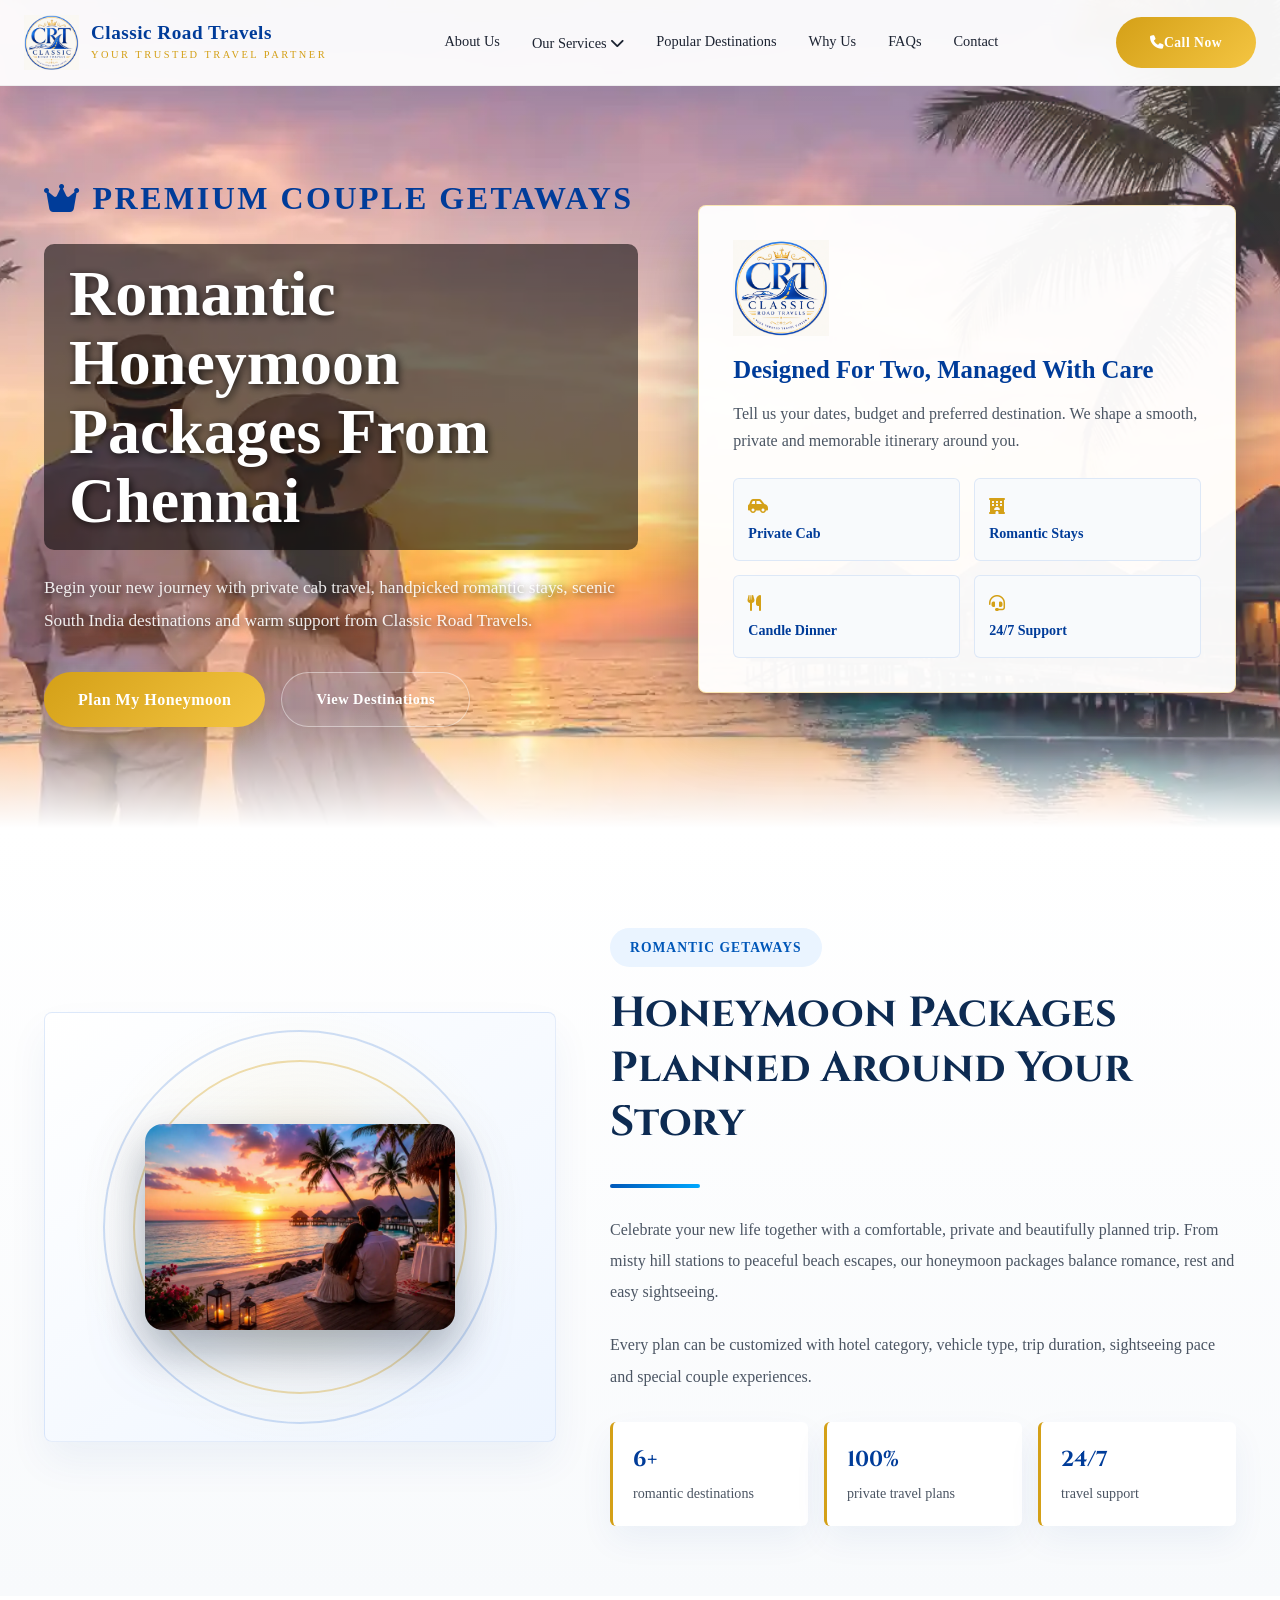
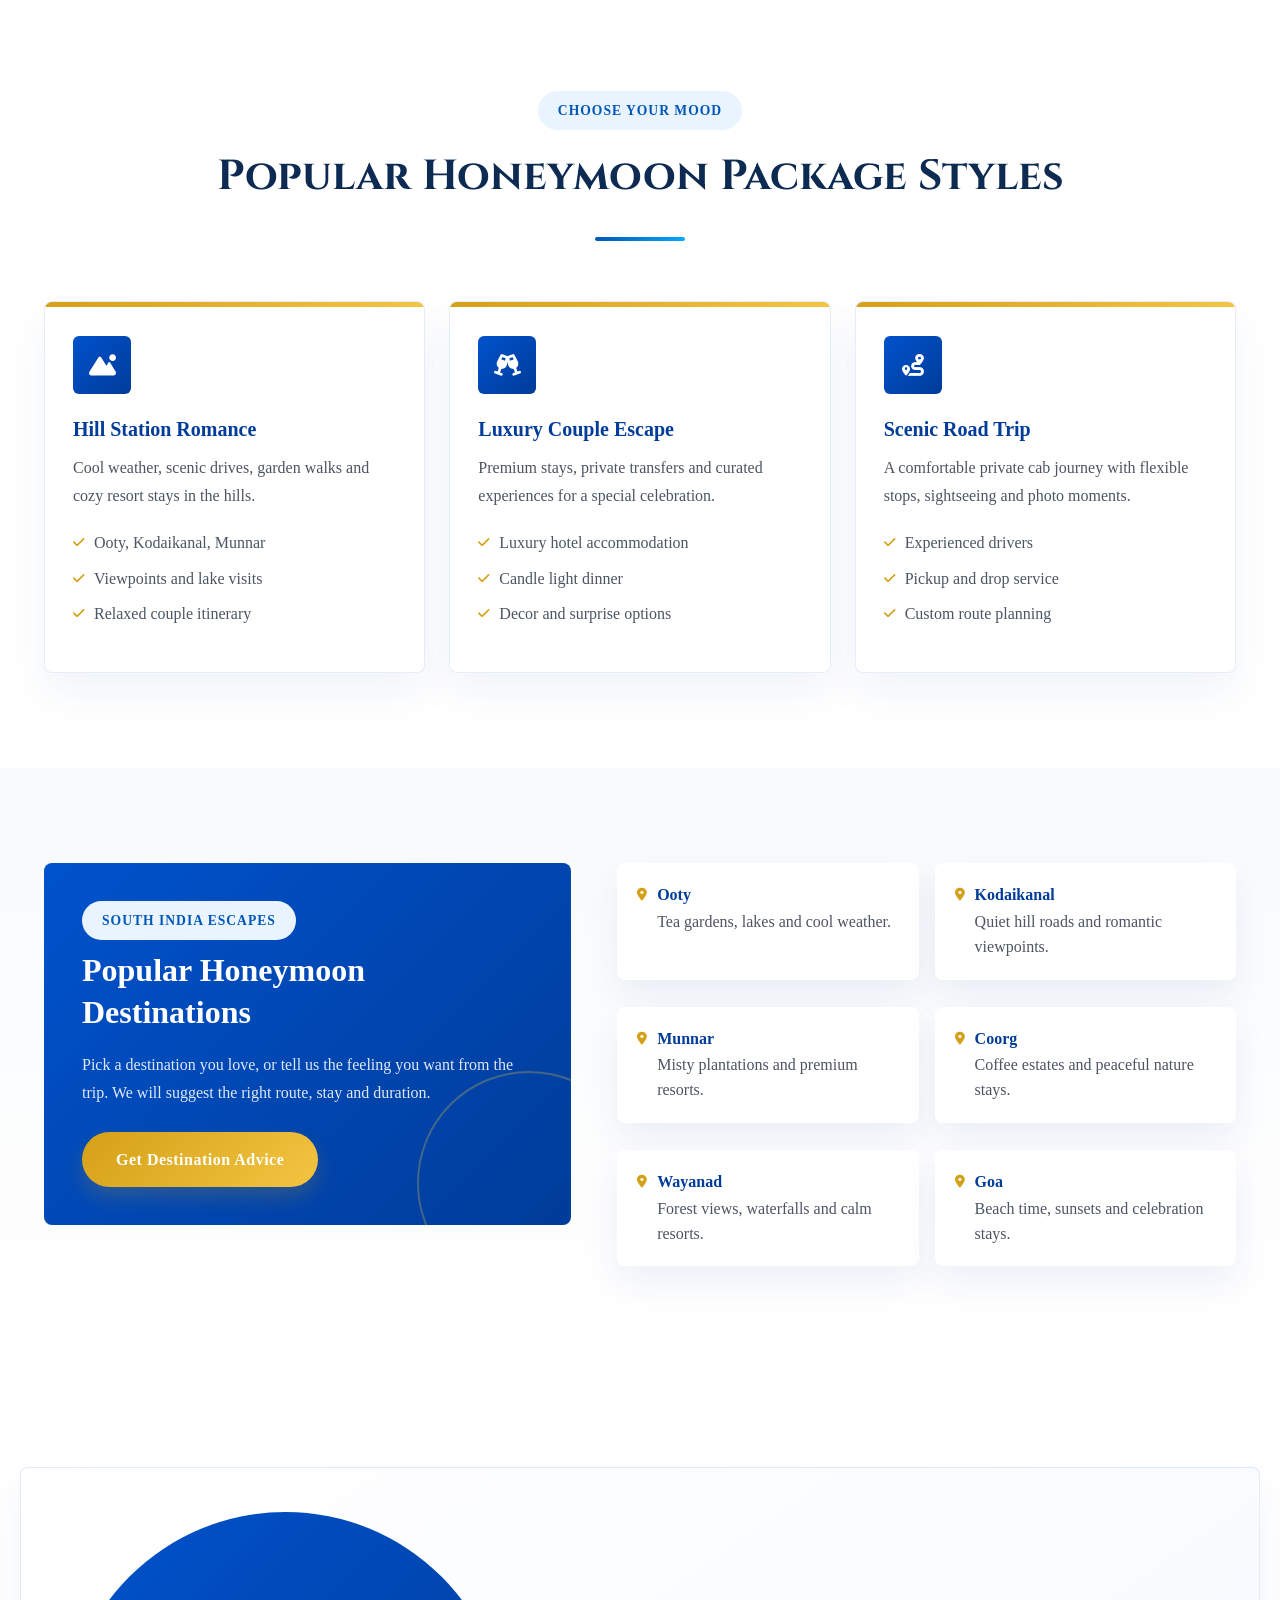
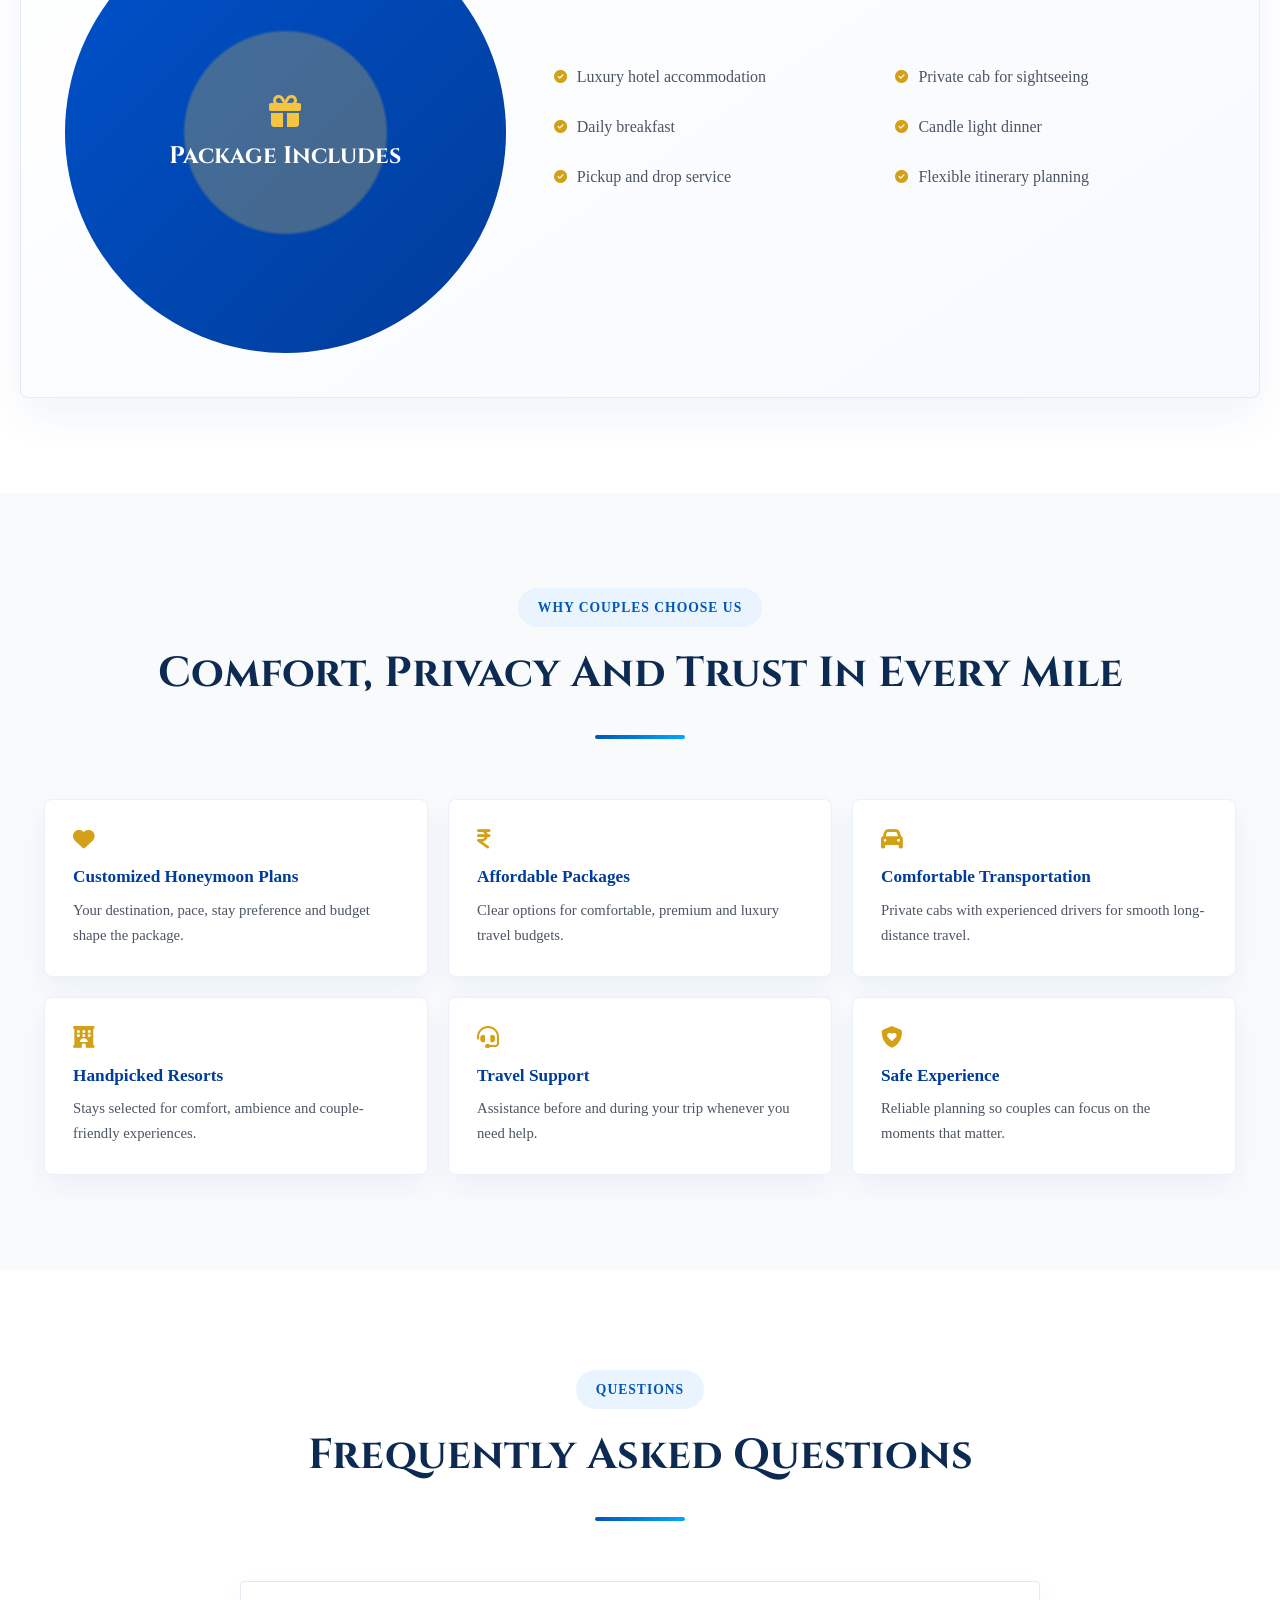
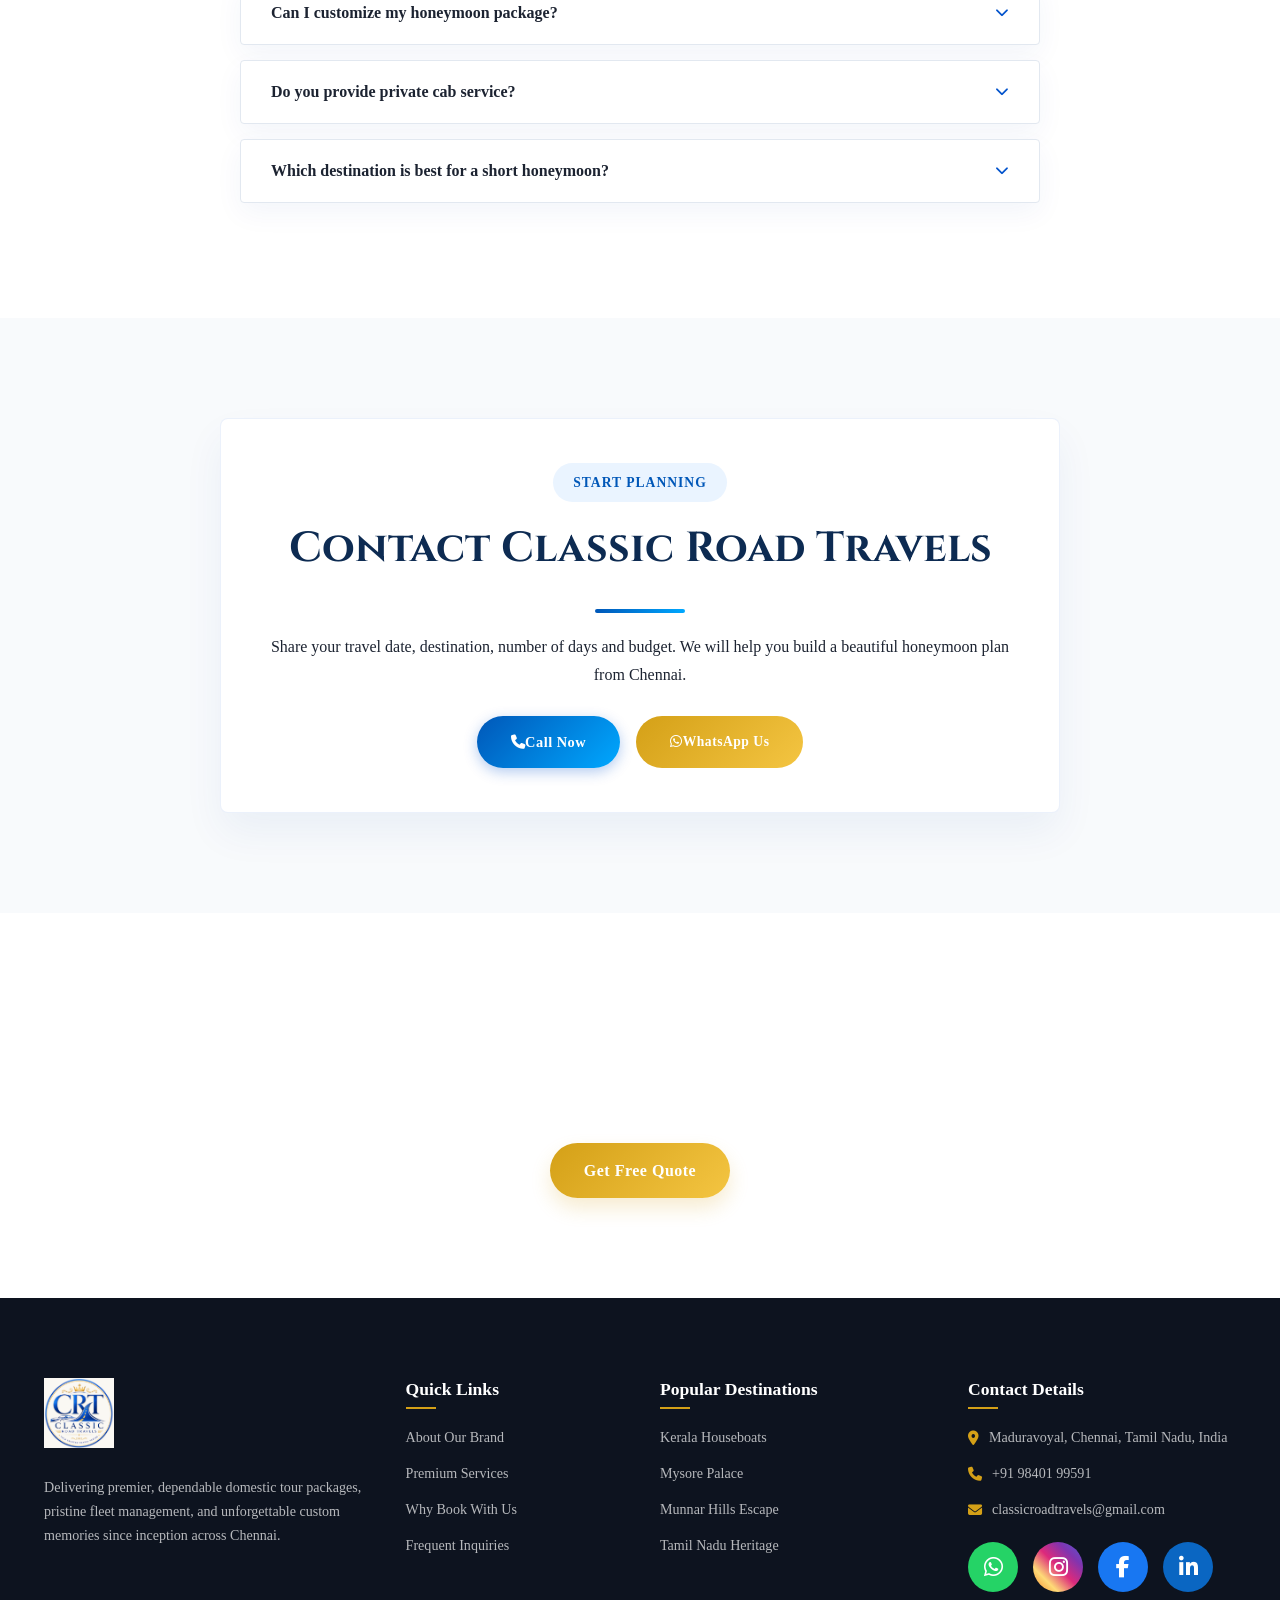
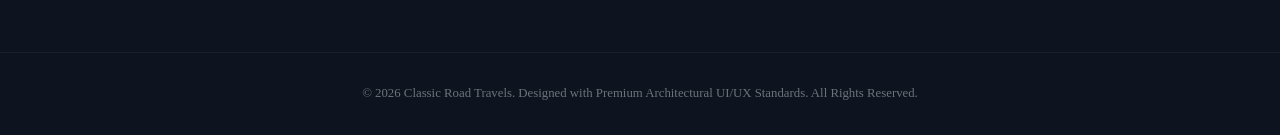
<file: honeymoon-package.html>
﻿<!DOCTYPE html>
<html lang="en">
<head>
<meta charset="UTF-8">
<meta name="viewport" content="width=device-width, initial-scale=1.0">

<title>Honeymoon Packages From Chennai | Classic Road Travels</title>
<meta name="description" content="Romantic honeymoon packages from Chennai with private cabs, luxury stays, candle light dinner, sightseeing and customized South India itineraries.">

<link rel="preconnect" href="https://fonts.googleapis.com">
<link rel="preconnect" href="https://fonts.gstatic.com" crossorigin>
<link href="https://fonts.googleapis.com/css2?family=Cinzel:wght@400;600;700&family=Poppins:wght@300;400;500;600;700&display=swap" rel="stylesheet">
<link rel="stylesheet" href="https://cdnjs.cloudflare.com/ajax/libs/font-awesome/6.4.0/css/all.min.css">
<link rel="stylesheet" href="styles.css">

<style>
    .honeymoon-page {
        background: #ffffff;
    }

    .honeymoon-page .hero-section {
        min-height: 92vh;
        padding: 150px 0 80px;
        overflow: hidden;
        background:
linear-gradient(rgba(255,255,255,.20),rgba(255,255,255,.20)),
url("assets/honeymoontour-bg.webp");

background-size: cover;
background-position: center;
background-repeat: no-repeat;
background-attachment: fixed;
    }

    .honeymoon-page .hero-section::after {
        content: '';
        position: absolute;
        inset: auto 0 0;
        height: 120px;
        background: linear-gradient(to top, #ffffff 0%, rgba(255,255,255,0) 100%);
        pointer-events: none;
    }

    .honeymoon-page .hero-container {
        grid-template-columns: 1.05fr 0.95fr;
        position: relative;
        z-index: 2;
    }

    .hero-kicker {
        display: inline-flex;
        align-items: center;
        gap: 10px;
        color:#003C99;
        font-size: 2rem;
        font-weight: 700;
        text-transform: uppercase;
        letter-spacing: 2.5px;
        margin-bottom: 18px;
    }

    .honeymoon-page .hero-title {
        max-width: 760px;
        font-size: clamp(2.25rem, 5vw, 4.6rem);
        line-height: 1.08;
        margin-bottom: 22px;
    }

    .honeymoon-page .hero-intro {
        max-width: 660px;
        font-size: 1.08rem;
        line-height: 1.9;
        color: rgba(255,255,255,0.9);
    }

    .hero-actions {
        display: flex;
        flex-wrap: wrap;
        gap: 16px;
        margin-top: 34px;
    }

    .btn-outline-light {
        color: var(--white);
        border: 1px solid rgba(255,255,255,0.42);
        background: rgba(255,255,255,0.08);
    }

    .btn-outline-light:hover {
        background: var(--white);
        color: var(--deep-blue);
    }

    .hero-card {
        background: rgba(255,255,255,0.96);
        border: 1px solid rgba(244,197,66,0.38);
        border-radius: 8px;
        padding: 34px;
        box-shadow: 0 28px 70px rgba(0, 22, 70, 0.32);
        color: var(--charcoal);
    }

    .hero-card img {
        width: 96px;
        height: 96px;
        object-fit: contain;
        display: block;
        margin-bottom: 18px;
    }

    .hero-card h2 {
        font-size: 1.55rem;
        margin-bottom: 14px;
    }

    .hero-card p {
        color: var(--slate);
        margin-bottom: 24px;
    }

    .mini-feature-grid {
        display: grid;
        grid-template-columns: repeat(2, 1fr);
        gap: 14px;
    }

    .mini-feature {
        border: 1px solid rgba(0,82,204,0.11);
        border-radius: 6px;
        padding: 14px;
        background: #f8fafc;
    }

    .mini-feature i {
        color: var(--gold);
        margin-bottom: 8px;
    }

    .mini-feature span {
        display: block;
        color: var(--deep-blue);
        font-weight: 700;
        font-size: 0.88rem;
    }

    .honeymoon-intro {
        padding: 100px 0 70px;
        background:
            linear-gradient(180deg, #ffffff 0%, #f8fafc 100%);
    }

    .intro-layout {
        display: grid;
        grid-template-columns: 0.9fr 1.1fr;
        gap: 54px;
        align-items: center;
    }

    .emblem-panel {
        min-height: 430px;
        border-radius: 8px;
        background:
            radial-gradient(circle, rgba(244,197,66,0.24) 0%, rgba(244,197,66,0.05) 43%, transparent 68%),
            linear-gradient(145deg, #ffffff, #eef5ff);
        border: 1px solid rgba(0,82,204,0.1);
        box-shadow: var(--premium-shadow);
        display: flex;
        align-items: center;
        justify-content: center;
        position: relative;
        overflow: hidden;
    }

    .emblem-panel::before,
    .emblem-panel::after {
        content: '';
        position: absolute;
        border: 2px solid rgba(212,160,23,0.35);
        border-radius: 50%;
    }

    .emblem-panel::before {
        width: 330px;
        height: 330px;
    }

    .emblem-panel::after {
        width: 390px;
        height: 390px;
        border-color: rgba(0,82,204,0.18);
    }

    .emblem-panel img {
        width: min(72%, 310px);
        position: relative;
        z-index: 2;
        filter: drop-shadow(0 20px 28px rgba(0,60,153,0.16));
    }

    .intro-copy p {
        color: var(--slate);
        line-height: 1.95;
        margin-bottom: 22px;
    }

    .highlight-strip {
        display: grid;
        grid-template-columns: repeat(3, 1fr);
        gap: 16px;
        margin-top: 30px;
    }

    .highlight-item {
        padding: 20px;
        border-left: 3px solid var(--gold);
        background: var(--white);
        box-shadow: 0 14px 34px rgba(0,60,153,0.06);
        border-radius: 6px;
    }

    .highlight-item strong {
        color: var(--deep-blue);
        font-family: 'Cinzel', serif;
        display: block;
        font-size: 1.35rem;
    }

    .highlight-item span {
        color: var(--slate);
        font-size: 0.88rem;
    }

    .package-section,
    .destinations-showcase,
    .why-couples-section {
        padding: 95px 0;
    }

    .package-section {
        background: #ffffff;
    }

    .package-grid {
        display: grid;
        grid-template-columns: repeat(3, 1fr);
        gap: 24px;
    }

    .package-card {
        background: var(--white);
        border: 1px solid rgba(0,82,204,0.1);
        border-radius: 8px;
        padding: 34px 28px;
        box-shadow: var(--premium-shadow);
        transition: var(--transition);
        position: relative;
        overflow: hidden;
    }

    .package-card::before {
        content: '';
        position: absolute;
        inset: 0 0 auto;
        height: 5px;
        background: var(--gold-gradient);
    }

    .package-card:hover {
        transform: translateY(-8px);
        border-color: rgba(212,160,23,0.35);
    }

    .package-icon {
        width: 58px;
        height: 58px;
        border-radius: 6px;
        display: flex;
        align-items: center;
        justify-content: center;
        color: var(--white);
        background: var(--blue-gradient);
        font-size: 1.35rem;
        margin-bottom: 22px;
    }

    .package-card h3 {
        font-size: 1.25rem;
        margin-bottom: 12px;
    }

    .package-card p {
        color: var(--slate);
        margin-bottom: 22px;
    }

    .package-card ul,
    .included-list,
    .destination-list {
        list-style: none;
        padding: 0;
        margin: 0;
    }

    .package-card li,
    .included-list li,
    .destination-list li {
        display: flex;
        align-items: flex-start;
        gap: 10px;
        color: var(--slate);
        margin-bottom: 11px;
        line-height: 1.55;
    }

    .package-card li i,
    .included-list li i,
    .destination-list li i {
        color: var(--gold);
        margin-top: 5px;
        font-size: 0.82rem;
    }

    .destinations-showcase {
        background:
            linear-gradient(180deg, #f8fafc 0%, #ffffff 100%);
    }

    .destination-layout {
        display: grid;
        grid-template-columns: 0.92fr 1.08fr;
        gap: 46px;
        align-items: start;
    }

    .destination-panel {
        background: var(--blue-gradient);
        border-radius: 8px;
        padding: 38px;
        color: var(--white);
        position: sticky;
        top: 120px;
        overflow: hidden;
    }

    .destination-panel::after {
        content: '';
        position: absolute;
        width: 220px;
        height: 220px;
        border: 2px solid rgba(244,197,66,0.28);
        border-radius: 50%;
        right: -70px;
        bottom: -70px;
    }

    .destination-panel h2 {
        color: var(--white);
        font-size: 2rem;
        margin-bottom: 18px;
    }

    .destination-panel p {
        color: rgba(255,255,255,0.88);
        margin-bottom: 26px;
    }

    .destination-list {
        display: grid;
        grid-template-columns: repeat(2, 1fr);
        gap: 16px;
    }

    .destination-list li {
        min-height: 92px;
        padding: 20px;
        border-radius: 8px;
        background: var(--white);
        box-shadow: 0 16px 35px rgba(0,60,153,0.07);
    }

    .destination-list strong {
        display: block;
        color: var(--deep-blue);
        margin-bottom: 2px;
    }

    .included-section {
        padding: 95px 0;
        background: #ffffff;
    }

    .included-box {
        display: grid;
        grid-template-columns: 0.8fr 1.2fr;
        gap: 48px;
        align-items: center;
        padding: 44px;
        border-radius: 8px;
        background: linear-gradient(145deg, #ffffff, #f6f9ff);
        border: 1px solid rgba(0,82,204,0.1);
        box-shadow: var(--premium-shadow);
    }

    .included-badge {
        aspect-ratio: 1;
        border-radius: 50%;
        background:
            radial-gradient(circle, rgba(244,197,66,0.28) 0 32%, transparent 33%),
            var(--blue-gradient);
        display: flex;
        flex-direction: column;
        align-items: center;
        justify-content: center;
        color: var(--white);
        text-align: center;
        padding: 32px;
    }

    .included-badge i {
        color: var(--light-gold);
        font-size: 2rem;
        margin-bottom: 14px;
    }

    .included-badge strong {
        font-family: 'Cinzel', serif;
        font-size: 1.5rem;
        line-height: 1.25;
    }

    .included-list {
        display: grid;
        grid-template-columns: repeat(2, 1fr);
        gap: 14px 22px;
    }

    .why-couples-section {
        background: var(--ice-bg);
    }

    .reason-grid {
        display: grid;
        grid-template-columns: repeat(3, 1fr);
        gap: 20px;
    }

    .reason-card {
        background: var(--white);
        border-radius: 8px;
        padding: 28px;
        border: 1px solid rgba(0,82,204,0.08);
        box-shadow: 0 12px 28px rgba(0,60,153,0.05);
    }

    .reason-card i {
        color: var(--gold);
        font-size: 1.35rem;
        margin-bottom: 16px;
    }

    .reason-card h3 {
        font-size: 1.08rem;
        margin-bottom: 9px;
    }

    .reason-card p {
        color: var(--slate);
        font-size: 0.92rem;
    }

    .honeymoon-page .faq-section {
        background: #ffffff;
    }

    .honeymoon-page .faq-item {
        box-shadow: 0 10px 28px rgba(0,60,153,0.05);
    }

    .contact-card {
        max-width: 840px;
        margin: 0 auto;
        text-align: center;
        background: var(--white);
        border-radius: 8px;
        padding: 44px;
        border: 1px solid rgba(0,82,204,0.08);
        box-shadow: var(--premium-shadow);
    }

    .contact-actions {
        display: flex;
        justify-content: center;
        flex-wrap: wrap;
        gap: 16px;
        margin-top: 28px;
    }

    .honeymoon-page .conversion-banner{
    background:
    linear-gradient(rgba(0,60,153,.85), rgba(0,30,80,.90)),
    url("assets/honeymoontour-bg.webp");

    background-size: cover;
    background-position: center;
    background-repeat: no-repeat;
    background-attachment: fixed;
}

    @media (max-width: 992px) {
        .honeymoon-page .hero-container,
        .intro-layout,
        .destination-layout,
        .included-box {
            grid-template-columns: 1fr;
        }

        .destination-panel {
            position: relative;
            top: auto;
        }

        .package-grid,
        .reason-grid {
            grid-template-columns: repeat(2, 1fr);
        }
    }

    @media (max-width: 768px) {
        .honeymoon-page .hero-section {
            padding-top: 125px;
            min-height: auto;
            background-size: auto, auto, 360px;
            background-position: center, center, center bottom 20px;
        }

        .hero-card,
        .included-box,
        .contact-card {
            padding: 26px;
        }

        .mini-feature-grid,
        .highlight-strip,
        .package-grid,
        .destination-list,
        .included-list,
        .reason-grid {
            grid-template-columns: 1fr;
        }

        .emblem-panel {
            min-height: 320px;
        }

        .package-section,
        .destinations-showcase,
        .included-section,
        .why-couples-section,
        .honeymoon-intro {
            padding: 70px 0;
        }

        .hero-actions,
        .contact-actions {
            align-items: stretch;
            flex-direction: column;
        }

        .hero-actions .btn,
        .contact-actions .btn {
            width: 100%;
        }
    }
    @media (max-width:768px){
}

/* Paste here */
.honeymoon-photo{
    width:100%;
    max-width:420px;
    border-radius:18px;
    object-fit:cover;
    display:block;
    margin:auto;
    box-shadow:0 20px 40px rgba(0,0,0,.20);
}
</style>
<!-- Google tag (gtag.js) -->
<script async src="https://www.googletagmanager.com/gtag/js?id=G-RF1VHFW1V6"></script>
<script>
  window.dataLayer = window.dataLayer || [];
  function gtag(){dataLayer.push(arguments);}
  gtag('js', new Date());

  gtag('config', 'G-RF1VHFW1V6');
</script>
<!-- Google Tag Manager -->
<script>(function(w,d,s,l,i){w[l]=w[l]||[];w[l].push({'gtm.start':
new Date().getTime(),event:'gtm.js'});var f=d.getElementsByTagName(s)[0],
j=d.createElement(s),dl=l!='dataLayer'?'&l='+l:'';j.async=true;j.src=
'https://www.googletagmanager.com/gtm.js?id='+i+dl;f.parentNode.insertBefore(j,f);
})(window,document,'script','dataLayer','GTM-W7XSSJ47');</script>
<!-- End Google Tag Manager -->
</head>
<body class="honeymoon-page">
    <!-- Google Tag Manager (noscript) -->
<noscript><iframe src="https://www.googletagmanager.com/ns.html?id=GTM-W7XSSJ47"
height="0" width="0" style="display:none;visibility:hidden"></iframe></noscript>
<!-- End Google Tag Manager (noscript) -->

<!-- HEADER -->
<header class="main-header">
        <div class="header-container">
            <a class="logo-area">
                <img src="logo 2.png" alt="Classic Road Travels Logo" class="brand-logo">
                <div class="logo-text">
                    <span class="brand-name">Classic Road Travels</span>
                    <span class="brand-tagline">Your Trusted Travel Partner</span>
                </div>
            </a>
            
            <nav class="nav-menu" id="navMenu">
                <a href="#about" class="nav-link">About Us</a>
                <div class="dropdown"><a href="#" class="nav-link" onclick="return false;">
    Our Services <i class="fas fa-chevron-down"></i>
</a>
                <ul class="dropdown-menu"><li class="dropdown-submenu"><a href="#">Rental Services <i class="fas fa-chevron-down"></i></a><ul class="submenu">
                    <li><a href="send-message.html?service=Airport Pickup & Drop" target="_blank">Airport Pickup & Drop</a></li>

<li><a href="send-message.html?service=Local Chennai Taxi Service" target="_blank">Local Chennai Taxi Service</a></li>

<li><a href="send-message.html?service=Outstation Cab Service" target="_blank">Outstation Cab Service</a></li>

<li><a href="send-message.html?service=One Way Taxi" target="_blank">One Way Taxi</a></li>

<li><a href="send-message.html?service=Round Trip Taxi" target="_blank">Round Trip Taxi</a></li>

<li><a href="send-message.html?service=Car with Driver" target="_blank">Car with Driver</a></li>

<li><a href="send-message.html?service=Acting Driver Service" target="_blank">Acting Driver Service</a></li>
</ul>
</li>

<li class="dropdown-submenu">
    <a href="#">
        Tour Packages <i class="fas fa-chevron-down"></i>
    </a>

    <ul class="submenu">
        <li><a href="send-message.html?service=Family Tour Packages" target="_blank">Family Tour Packages</a></li>

<li><a href="send-message.html?service=Honeymoon Packages" target="_blank">Honeymoon Packages</a></li>

<li><a href="send-message.html?service=Group Tour Packages" target="_blank">Group Tour Packages</a></li>

<li><a href="send-message.html?service=Pilgrimage Tours" target="_blank">Pilgrimage Tours</a></li>

<li><a href="send-message.html?service=Hill Station Tours" target="_blank">Hill Station Tours</a></li>

<li><a href="send-message.html?service=South India Tour Packages" target="_blank">South India Tour Packages</a></li>

<li><a href="send-message.html?service=Customized Holiday Packages" target="_blank">Customized Holiday Packages</a></li>
    </ul>
</li>
</ul>
</li>
</ul>
</div>

                <a href="#destinations" class="nav-link">Popular Destinations</a>
                <a href="#why-choose" class="nav-link">Why Us</a>
                <a href="#faqs" class="nav-link">FAQs</a>
                <a href="#contact" class="nav-link">Contact</a>
            </nav>

            <div class="header-actions">
                <a href="tel:+919840199591"" class="btn btn-call"><i class="fa-solid fa-phone"></i> Call Now</a>
                <button class="menu-toggle" id="menuToggle" aria-label="Toggle Navigation">
                    <span class="bar"></span>
                    <span class="bar"></span>
                    <span class="bar"></span>
                </button>
            </div>
        </div>
    </header>
    
<section class="hero-section honeymoon-hero">
    <div class="hero-container">
        <div class="hero-content">
            <span class="hero-kicker"><i class="fa-solid fa-crown"></i> Premium Couple Getaways</span>
            <h1 class="hero-title">Romantic Honeymoon Packages From Chennai</h1>
            <p class="hero-intro">Begin your new journey with private cab travel, handpicked romantic stays, scenic South India destinations and warm support from Classic Road Travels.</p>
            <div class="hero-actions">
                <a href="#contact" class="btn btn-large">Plan My Honeymoon</a>
                <a href="#destinations" class="btn btn-outline-light">View Destinations</a>
            </div>
        </div>

        <aside class="hero-card" aria-label="Honeymoon package highlights">
            <img src="logo 2.png" alt="Classic Road Travels emblem">
            <h2>Designed For Two, Managed With Care</h2>
            <p>Tell us your dates, budget and preferred destination. We shape a smooth, private and memorable itinerary around you.</p>
            <div class="mini-feature-grid">
                <div class="mini-feature"><i class="fa-solid fa-car-side"></i><span>Private Cab</span></div>
                <div class="mini-feature"><i class="fa-solid fa-hotel"></i><span>Romantic Stays</span></div>
                <div class="mini-feature"><i class="fa-solid fa-utensils"></i><span>Candle Dinner</span></div>
                <div class="mini-feature"><i class="fa-solid fa-headset"></i><span>24/7 Support</span></div>
            </div>
        </aside>
    </div>
</section>

<section id="honeymoon-package" class="honeymoon-intro scroll-reveal">
    <div class="container intro-layout">
        <div class="emblem-panel">
            <img src="assets/honeymoon-image.webp"
     alt="Romantic Honeymoon Package"
     class="honeymoon-photo">
        </div>

        <div class="intro-copy">
            <div class="section-header" style="text-align:left;margin-bottom:26px;">
                <span class="sub-heading">Romantic Getaways</span>
                <h2>Honeymoon Packages Planned Around Your Story</h2>
                <div class="decorator-line" style="margin-left:0;"></div>
            </div>
            <p>Celebrate your new life together with a comfortable, private and beautifully planned trip. From misty hill stations to peaceful beach escapes, our honeymoon packages balance romance, rest and easy sightseeing.</p>
            <p>Every plan can be customized with hotel category, vehicle type, trip duration, sightseeing pace and special couple experiences.</p>

            <div class="highlight-strip">
                <div class="highlight-item"><strong>6+</strong><span>romantic destinations</span></div>
                <div class="highlight-item"><strong>100%</strong><span>private travel plans</span></div>
                <div class="highlight-item"><strong>24/7</strong><span>travel support</span></div>
            </div>
        </div>
    </div>
</section>

<section class="package-section scroll-reveal">
    <div class="container">
        <div class="section-header">
            <span class="sub-heading">Choose Your Mood</span>
            <h2>Popular Honeymoon Package Styles</h2>
            <div class="decorator-line"></div>
        </div>

        <div class="package-grid">
            <article class="package-card">
                <div class="package-icon"><i class="fa-solid fa-mountain-sun"></i></div>
                <h3>Hill Station Romance</h3>
                <p>Cool weather, scenic drives, garden walks and cozy resort stays in the hills.</p>
                <ul>
                    <li><i class="fa-solid fa-check"></i> Ooty, Kodaikanal, Munnar</li>
                    <li><i class="fa-solid fa-check"></i> Viewpoints and lake visits</li>
                    <li><i class="fa-solid fa-check"></i> Relaxed couple itinerary</li>
                </ul>
            </article>

            <article class="package-card">
                <div class="package-icon"><i class="fa-solid fa-champagne-glasses"></i></div>
                <h3>Luxury Couple Escape</h3>
                <p>Premium stays, private transfers and curated experiences for a special celebration.</p>
                <ul>
                    <li><i class="fa-solid fa-check"></i> Luxury hotel accommodation</li>
                    <li><i class="fa-solid fa-check"></i> Candle light dinner</li>
                    <li><i class="fa-solid fa-check"></i> Decor and surprise options</li>
                </ul>
            </article>

            <article class="package-card">
                <div class="package-icon"><i class="fa-solid fa-route"></i></div>
                <h3>Scenic Road Trip</h3>
                <p>A comfortable private cab journey with flexible stops, sightseeing and photo moments.</p>
                <ul>
                    <li><i class="fa-solid fa-check"></i> Experienced drivers</li>
                    <li><i class="fa-solid fa-check"></i> Pickup and drop service</li>
                    <li><i class="fa-solid fa-check"></i> Custom route planning</li>
                </ul>
            </article>
        </div>
    </div>
</section>

<section id="destinations" class="destinations-showcase scroll-reveal">
    <div class="container destination-layout">
        <div class="destination-panel">
            <span class="sub-heading">South India Escapes</span>
            <h2>Popular Honeymoon Destinations</h2>
            <p>Pick a destination you love, or tell us the feeling you want from the trip. We will suggest the right route, stay and duration.</p>
            <a href="#contact" class="btn btn-large">Get Destination Advice</a>
        </div>

        <ul class="destination-list">
            <li><i class="fa-solid fa-location-dot"></i><span><strong>Ooty</strong>Tea gardens, lakes and cool weather.</span></li>
            <li><i class="fa-solid fa-location-dot"></i><span><strong>Kodaikanal</strong>Quiet hill roads and romantic viewpoints.</span></li>
            <li><i class="fa-solid fa-location-dot"></i><span><strong>Munnar</strong>Misty plantations and premium resorts.</span></li>
            <li><i class="fa-solid fa-location-dot"></i><span><strong>Coorg</strong>Coffee estates and peaceful nature stays.</span></li>
            <li><i class="fa-solid fa-location-dot"></i><span><strong>Wayanad</strong>Forest views, waterfalls and calm resorts.</span></li>
            <li><i class="fa-solid fa-location-dot"></i><span><strong>Goa</strong>Beach time, sunsets and celebration stays.</span></li>
        </ul>
    </div>
</section>

<section class="included-section scroll-reveal">
    <div class="container included-box">
        <div class="included-badge">
            <i class="fa-solid fa-gift"></i>
            <strong>Package Includes</strong>
        </div>

        <ul class="included-list">
            <li><i class="fa-solid fa-circle-check"></i> Luxury hotel accommodation</li>
            <li><i class="fa-solid fa-circle-check"></i> Private cab for sightseeing</li>
            <li><i class="fa-solid fa-circle-check"></i> Daily breakfast</li>
            <li><i class="fa-solid fa-circle-check"></i> Candle light dinner</li>
            <li><i class="fa-solid fa-circle-check"></i> Pickup and drop service</li>
            <li><i class="fa-solid fa-circle-check"></i> Flexible itinerary planning</li>
        </ul>
    </div>
</section>

<section class="why-couples-section scroll-reveal">
    <div class="container">
        <div class="section-header">
            <span class="sub-heading">Why Couples Choose Us</span>
            <h2>Comfort, Privacy And Trust In Every Mile</h2>
            <div class="decorator-line"></div>
        </div>

        <div class="reason-grid">
            <article class="reason-card">
                <i class="fa-solid fa-heart"></i>
                <h3>Customized Honeymoon Plans</h3>
                <p>Your destination, pace, stay preference and budget shape the package.</p>
            </article>
            <article class="reason-card">
                <i class="fa-solid fa-indian-rupee-sign"></i>
                <h3>Affordable Packages</h3>
                <p>Clear options for comfortable, premium and luxury travel budgets.</p>
            </article>
            <article class="reason-card">
                <i class="fa-solid fa-car"></i>
                <h3>Comfortable Transportation</h3>
                <p>Private cabs with experienced drivers for smooth long-distance travel.</p>
            </article>
            <article class="reason-card">
                <i class="fa-solid fa-hotel"></i>
                <h3>Handpicked Resorts</h3>
                <p>Stays selected for comfort, ambience and couple-friendly experiences.</p>
            </article>
            <article class="reason-card">
                <i class="fa-solid fa-headset"></i>
                <h3>Travel Support</h3>
                <p>Assistance before and during your trip whenever you need help.</p>
            </article>
            <article class="reason-card">
                <i class="fa-solid fa-shield-heart"></i>
                <h3>Safe Experience</h3>
                <p>Reliable planning so couples can focus on the moments that matter.</p>
            </article>
        </div>
    </div>
</section>

<section id="faq" class="faq-section scroll-reveal">
    <div class="container">
        <div class="section-header">
            <span class="sub-heading">Questions</span>
            <h2>Frequently Asked Questions</h2>
            <div class="decorator-line"></div>
        </div>

        <div class="faq-accordion-container">
            <div class="faq-item">
                <button class="faq-question">Can I customize my honeymoon package?<i class="fa-solid fa-chevron-down"></i></button>
                <div class="faq-answer"><p>Yes. We customize the route, hotels, number of days, sightseeing plan and romantic add-ons based on your preference and budget.</p></div>
            </div>
            <div class="faq-item">
                <button class="faq-question">Do you provide private cab service?<i class="fa-solid fa-chevron-down"></i></button>
                <div class="faq-answer"><p>Yes. Honeymoon packages include private cab options for pickup, drop and sightseeing so your travel stays comfortable and private.</p></div>
            </div>
            <div class="faq-item">
                <button class="faq-question">Which destination is best for a short honeymoon?<i class="fa-solid fa-chevron-down"></i></button>
                <div class="faq-answer"><p>Ooty, Kodaikanal and Pondicherry are good short-trip options from Chennai. Munnar, Coorg and Wayanad work well for a longer relaxed plan.</p></div>
            </div>
        </div>
    </div>
</section>

<section id="contact" class="contact-section scroll-reveal">
    <div class="container">
        <div class="contact-card">
            <div class="section-header" style="margin-bottom:20px;">
                <span class="sub-heading">Start Planning</span>
                <h2>Contact Classic Road Travels</h2>
                <div class="decorator-line"></div>
            </div>
            <p>Share your travel date, destination, number of days and budget. We will help you build a beautiful honeymoon plan from Chennai.</p>
            <div class="contact-actions">
                <a href="tel:+919876543210" class="btn btn-primary"><i class="fa-solid fa-phone"></i> Call Now</a>
                <a href="https://wa.me/919876543210" class="btn btn-call" target="_blank"><i class="fa-brands fa-whatsapp"></i> WhatsApp Us</a>
            </div>
        </div>
    </div>
</section>

<section class="conversion-banner">
    <div class="container banner-content">
        <h2>Ready To Plan Your Dream Honeymoon?</h2>
        <p>Book a romantic, private and comfortable getaway with Classic Road Travels.</p>
        <a href="#contact" class="btn btn-large">Get Free Quote</a>
    </div>
</section>

<!-- FOOTER -->
<footer class="main-footer">
        <div class="container footer-grid">
            <div class="footer-col branding-col">
                <img src="logo 2.png" alt="Classic Road Travels Crest" class="footer-logo">
                <p>Delivering premier, dependable domestic tour packages, pristine fleet management, and unforgettable custom memories since inception across Chennai.</p>
            </div>
            <div class="footer-col">
                <h4>Quick Links</h4>
                <ul>
                    <li><a href="#about">About Our Brand</a></li>
                    <li><a href="#services">Premium Services</a></li>
                    <li><a href="#why-choose">Why Book With Us</a></li>
                    <li><a href="#faqs">Frequent Inquiries</a></li>
                </ul>
            </div>
            <div class="footer-col">
                <h4>Popular Destinations</h4>
                <ul>
                    <li><a href="#destinations">Kerala Houseboats</a></li>
                    <li><a href="#destinations">Mysore Palace</a></li>
                    <li><a href="#destinations">Munnar Hills Escape</a></li>
                    <li><a href="#destinations">Tamil Nadu Heritage</a></li>
                </ul>
            </div>
            <div class="footer-col">
                <h4>Contact Details</h4>
                <p><i class="fa-solid fa-location-dot"></i> Maduravoyal, Chennai, Tamil Nadu, India</p>
                <p><i class="fa-solid fa-phone"></i> +91 98401 99591</p>
                <p><i class="fa-solid fa-envelope"></i> classicroadtravels@gmail.com</p>
                <div class="social-icons">

    <a href="https://wa.me/919840199591" target="_blank">
        <i class="fab fa-whatsapp"></i>
    </a>

    <a href="https://instagram.com/YOUR_USERNAME" target="_blank">
        <i class="fab fa-instagram"></i>
    </a>

    <a href="https://facebook.com/YOUR_USERNAME" target="_blank">
        <i class="fab fa-facebook-f"></i>
    </a>

    <a href="https://linkedin.com/in/YOUR_USERNAME" target="_blank">
        <i class="fab fa-linkedin-in"></i>
    </a>

</div>
            </div>
        </div>
        <div class="footer-bottom">
            <p>&copy; 2026 Classic Road Travels. Designed with Premium Architectural UI/UX Standards. All Rights Reserved.</p>
        </div>
    </footer>

    <!-- Back to Top Button -->
    <button class="back-to-top" id="backToTop" aria-label="Scroll to top">
        <i class="fa-solid fa-arrow-up"></i>
    </button>

    <!-- JS Execution Script -->
    <script src="script.js"></script>
</body>
</html>
</file>
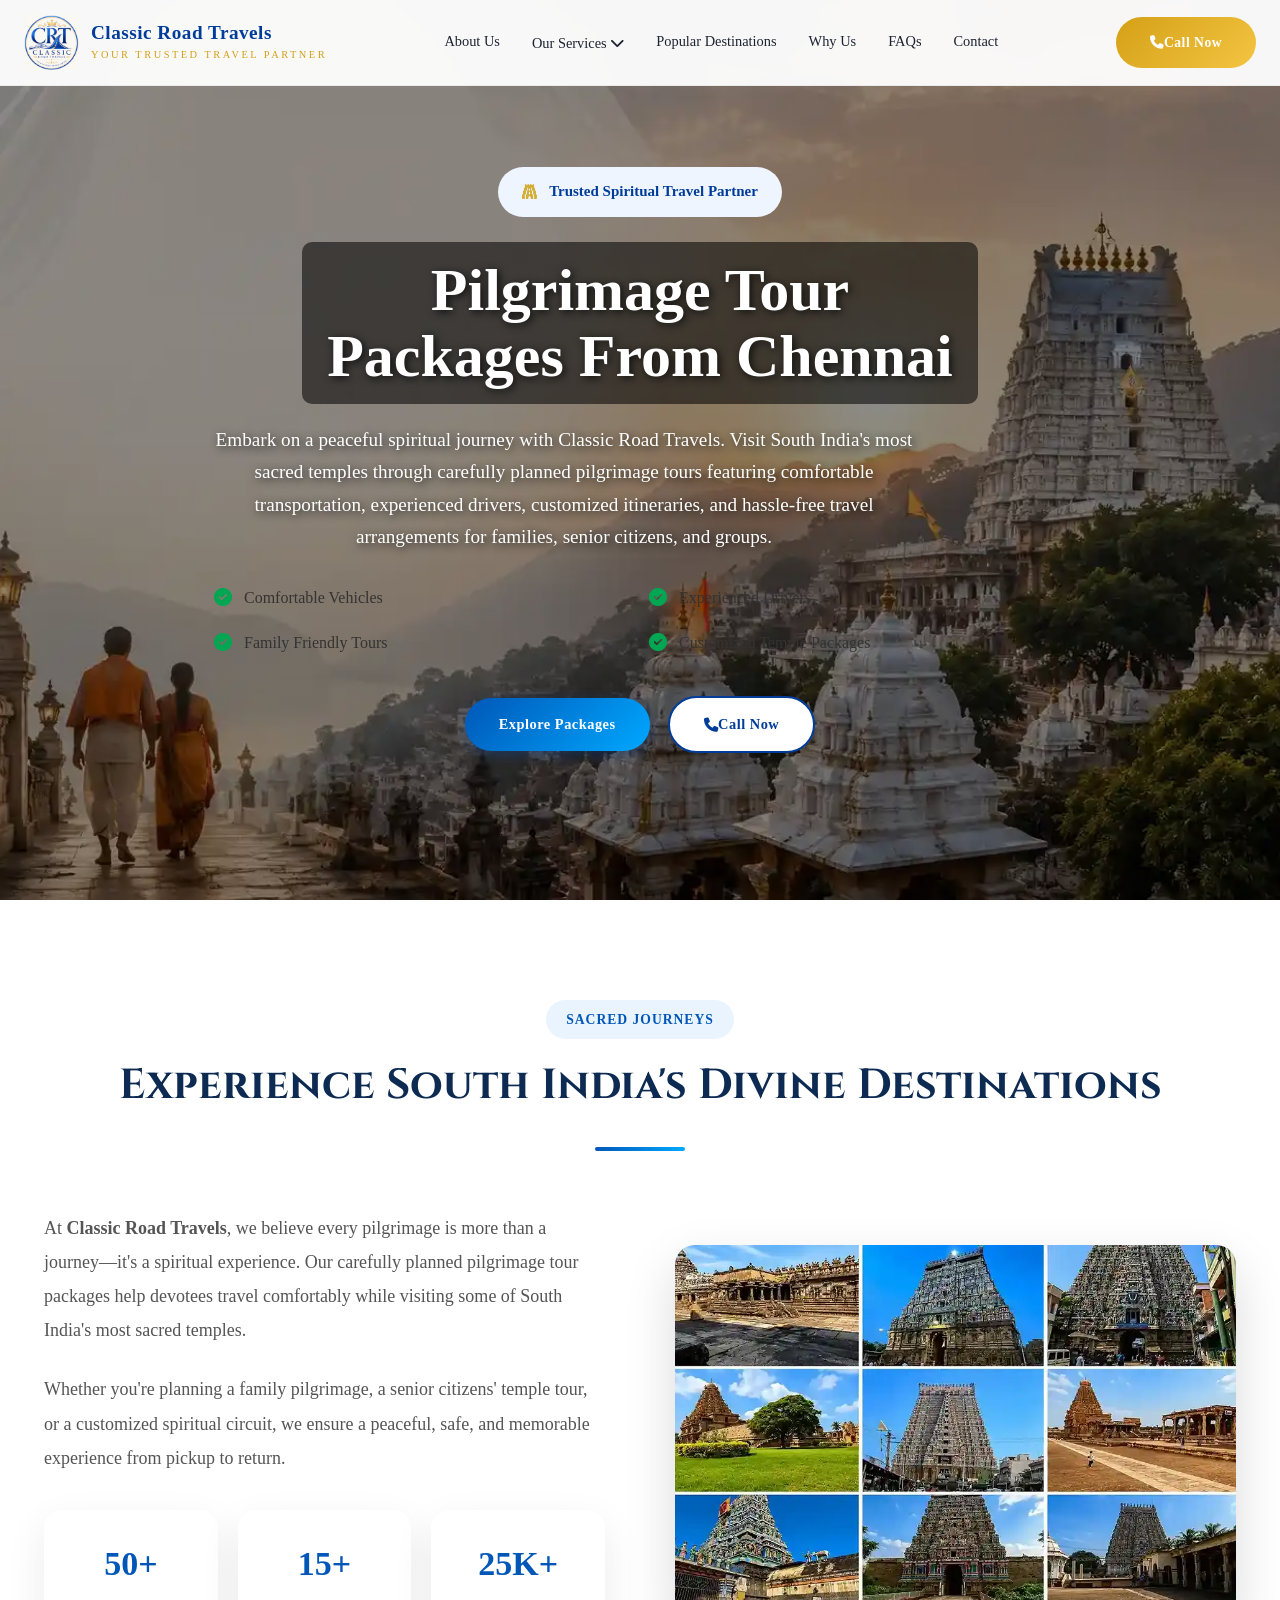
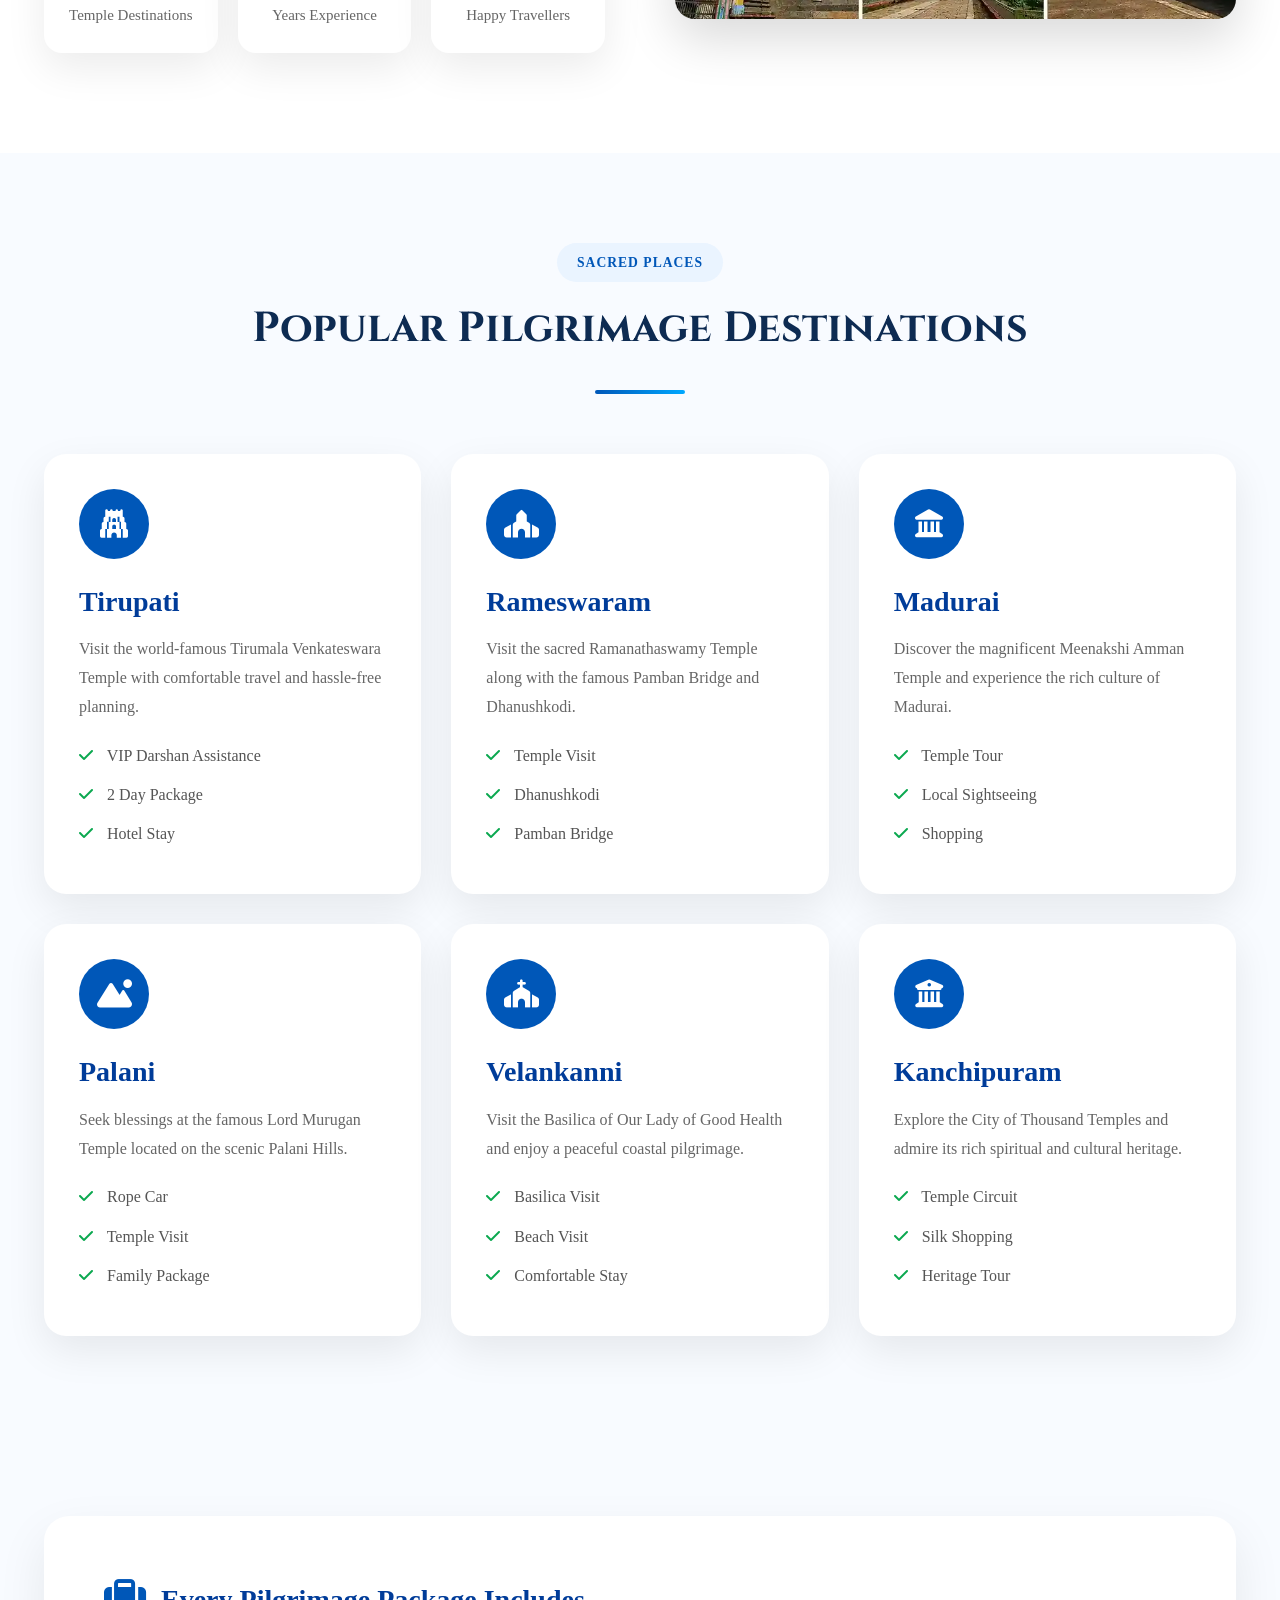
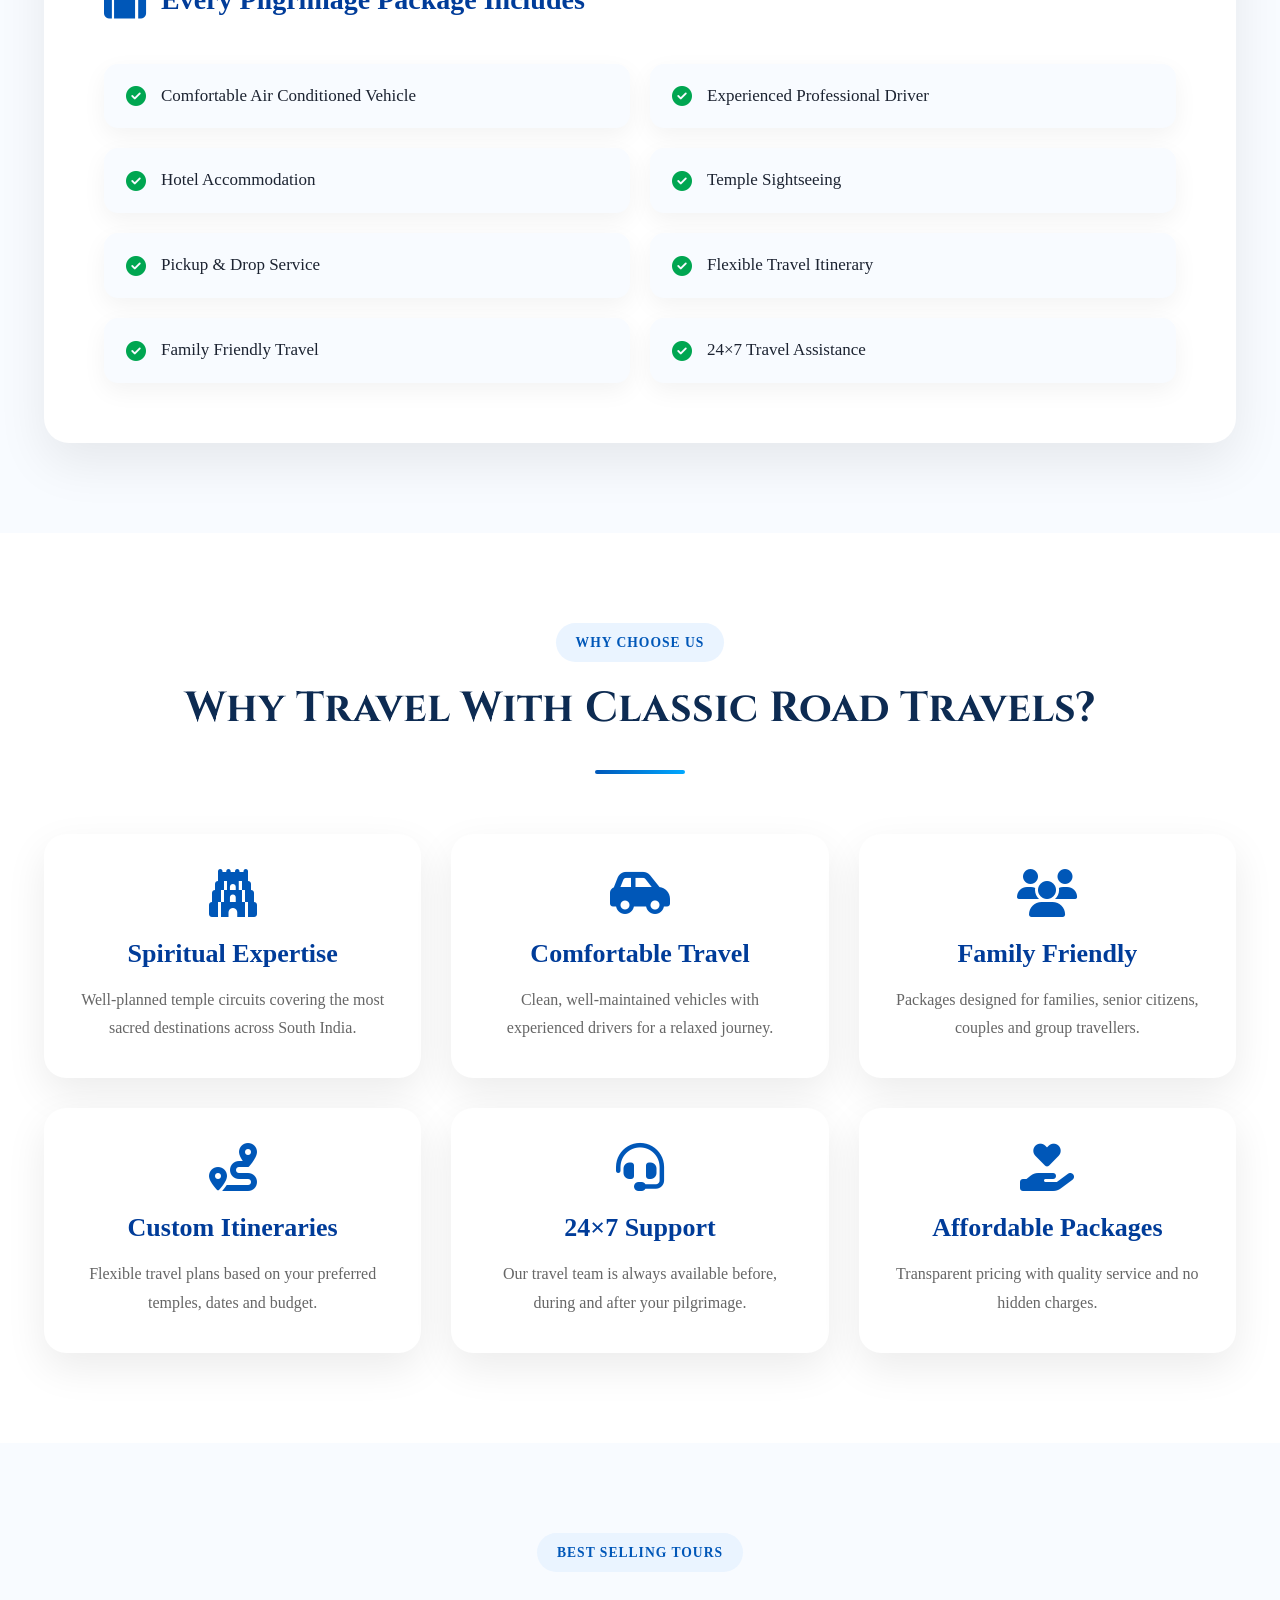
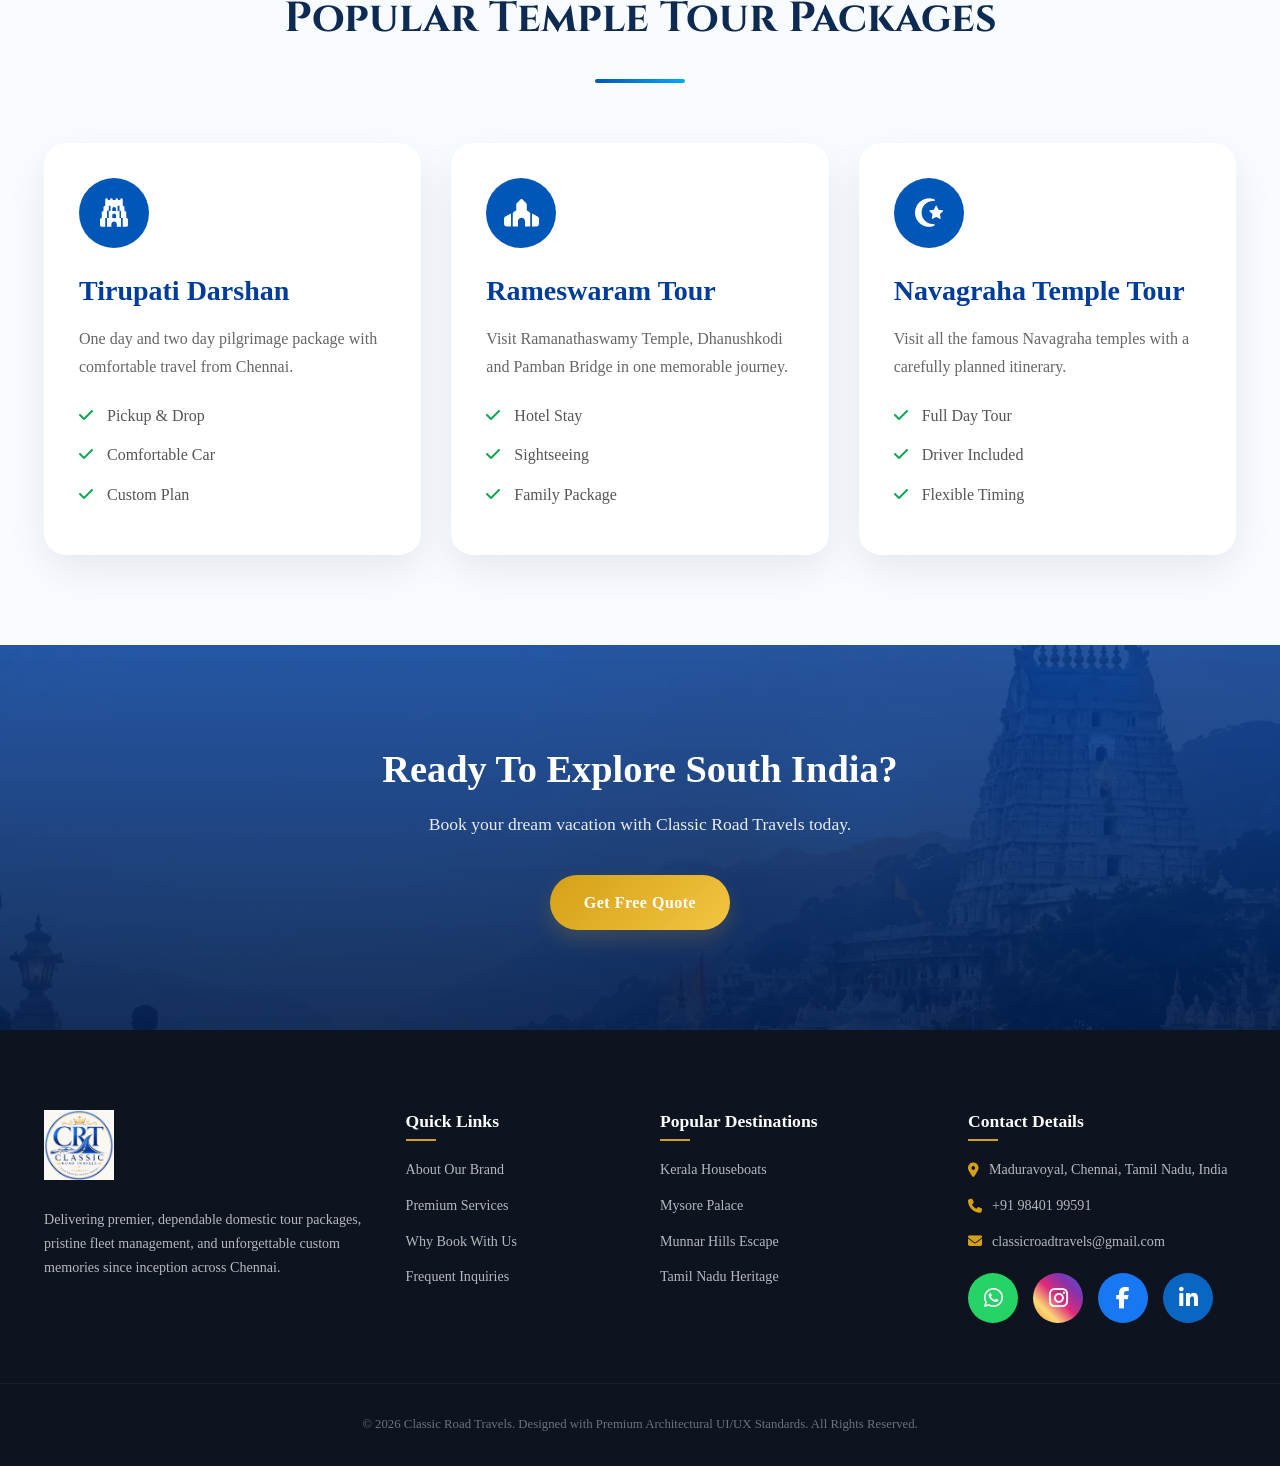
<file: pilgrimage-tour.html>
<!DOCTYPE html>
<html lang="en">
<head>
<meta charset="UTF-8">
<meta name="viewport" content="width=device-width, initial-scale=1.0">

<title>Pilgrimage Tour Packages From Chennai | Classic Road Travels</title>
<meta name="description"
content="Affordable Car Rental Services In Chennai for Local Trips, Airport Transfers, Outstation Travel and Corporate Transportation.">

<link rel="preconnect" href="https://fonts.googleapis.com">
<link rel="preconnect" href="https://fonts.gstatic.com" crossorigin>

<link href="https://fonts.googleapis.com/css2?family=Cinzel:wght@400;600;700&family=Poppins:wght@300;400;500;600&display=swap" rel="stylesheet">

<link rel="stylesheet"
href="https://cdnjs.cloudflare.com/ajax/libs/font-awesome/6.4.0/css/all.min.css">

<link rel="stylesheet" href="styles.css">
<link rel="stylesheet" href="service-pages.css">
<!-- Google tag (gtag.js) -->
<script async src="https://www.googletagmanager.com/gtag/js?id=G-RF1VHFW1V6"></script>
<script>
  window.dataLayer = window.dataLayer || [];
  function gtag(){dataLayer.push(arguments);}
  gtag('js', new Date());

  gtag('config', 'G-RF1VHFW1V6');
</script>
<!-- Google Tag Manager -->
<script>(function(w,d,s,l,i){w[l]=w[l]||[];w[l].push({'gtm.start':
new Date().getTime(),event:'gtm.js'});var f=d.getElementsByTagName(s)[0],
j=d.createElement(s),dl=l!='dataLayer'?'&l='+l:'';j.async=true;j.src=
'https://www.googletagmanager.com/gtm.js?id='+i+dl;f.parentNode.insertBefore(j,f);
})(window,document,'script','dataLayer','GTM-W7XSSJ47');</script>
<!-- End Google Tag Manager -->
</head>

<body>
    <!-- Google Tag Manager (noscript) -->
<noscript><iframe src="https://www.googletagmanager.com/ns.html?id=GTM-W7XSSJ47"
height="0" width="0" style="display:none;visibility:hidden"></iframe></noscript>
<!-- End Google Tag Manager (noscript) -->

<!-- HEADER -->
<header class="main-header">
        <div class="header-container">
            <a class="logo-area">
                <img src="logo 2.png" alt="Classic Road Travels Logo" class="brand-logo">
                <div class="logo-text">
                    <span class="brand-name">Classic Road Travels</span>
                    <span class="brand-tagline">Your Trusted Travel Partner</span>
                </div>
            </a>
            
            <nav class="nav-menu" id="navMenu">
                <a href="#about" class="nav-link">About Us</a>
                <div class="dropdown"><a href="#" class="nav-link" onclick="return false;">
    Our Services <i class="fas fa-chevron-down"></i>
</a>
                <ul class="dropdown-menu"><li class="dropdown-submenu"><a href="#">Rental Services <i class="fas fa-chevron-down"></i></a><ul class="submenu">
                    <li><a href="send-message.html?service=Airport Pickup & Drop" target="_blank">Airport Pickup & Drop</a></li>

<li><a href="send-message.html?service=Local Chennai Taxi Service" target="_blank">Local Chennai Taxi Service</a></li>

<li><a href="send-message.html?service=Outstation Cab Service" target="_blank">Outstation Cab Service</a></li>

<li><a href="send-message.html?service=One Way Taxi" target="_blank">One Way Taxi</a></li>

<li><a href="send-message.html?service=Round Trip Taxi" target="_blank">Round Trip Taxi</a></li>

<li><a href="send-message.html?service=Car with Driver" target="_blank">Car with Driver</a></li>

<li><a href="send-message.html?service=Acting Driver Service" target="_blank">Acting Driver Service</a></li>
</ul>
</li>

<li class="dropdown-submenu">
    <a href="#">
        Tour Packages <i class="fas fa-chevron-down"></i>
    </a>

    <ul class="submenu">
        <li><a href="send-message.html?service=Family Tour Packages" target="_blank">Family Tour Packages</a></li>

<li><a href="send-message.html?service=Honeymoon Packages" target="_blank">Honeymoon Packages</a></li>

<li><a href="send-message.html?service=Group Tour Packages" target="_blank">Group Tour Packages</a></li>

<li><a href="send-message.html?service=Pilgrimage Tours" target="_blank">Pilgrimage Tours</a></li>

<li><a href="send-message.html?service=Hill Station Tours" target="_blank">Hill Station Tours</a></li>

<li><a href="send-message.html?service=South India Tour Packages" target="_blank">South India Tour Packages</a></li>

<li><a href="send-message.html?service=Customized Holiday Packages" target="_blank">Customized Holiday Packages</a></li>
    </ul>
</li>
</ul>
</li>
</ul>
</div>

                <a href="#destinations" class="nav-link">Popular Destinations</a>
                <a href="#why-choose" class="nav-link">Why Us</a>
                <a href="#faqs" class="nav-link">FAQs</a>
                <a href="#contact" class="nav-link">Contact</a>
            </nav>

            <div class="header-actions">
                <a href="tel:+919840199591"" class="btn btn-call"><i class="fa-solid fa-phone"></i> Call Now</a>
                <button class="menu-toggle" id="menuToggle" aria-label="Toggle Navigation">
                    <span class="bar"></span>
                    <span class="bar"></span>
                    <span class="bar"></span>
                </button>
            </div>
        </div>
    </header>

<!-- HERO -->

<section class="hero-section pilgrimage-hero">

    <div class="hero-container">

        <!-- LEFT CONTENT -->

        <div class="hero-content">

            <span class="hero-kicker">
                <i class="fa-solid fa-gopuram"></i>
                Trusted Spiritual Travel Partner
            </span>

            <h1 class="hero-title">
                Pilgrimage Tour <br>
                Packages From Chennai
            </h1>

            <p class="hero-intro">
                Embark on a peaceful spiritual journey with Classic Road Travels.
                Visit South India's most sacred temples through carefully planned
                pilgrimage tours featuring comfortable transportation,
                experienced drivers, customized itineraries, and hassle-free travel
                arrangements for families, senior citizens, and groups.
            </p>

            <div class="hero-features">

                <div>
                    <i class="fa-solid fa-circle-check"></i>
                    Comfortable Vehicles
                </div>

                <div>
                    <i class="fa-solid fa-circle-check"></i>
                    Experienced Drivers
                </div>

                <div>
                    <i class="fa-solid fa-circle-check"></i>
                    Family Friendly Tours
                </div>

                <div>
                    <i class="fa-solid fa-circle-check"></i>
                    Customized Temple Packages
                </div>

            </div>

            <div class="hero-actions">

                <a href="#pilgrimage-tour" class="btn btn-primary">
                    Explore Packages
                </a>

                <a href="tel:+919840199591" class="btn btn-outline-light">
                    <i class="fa-solid fa-phone"></i>
                    Call Now
                </a>

            </div>

        </div>

    </div>

</section>


<!-- TOUR PACKAGE CONTENT -->
<section id="pilgrimage-tour" class="about-section scroll-reveal">

    <div class="container">

        <div class="section-header">
            <span class="sub-heading">Sacred Journeys</span>
            <h2>Experience South India's Divine Destinations</h2>
            <div class="decorator-line"></div>
        </div>

        <div class="intro-layout">

            <!-- Left -->

            <div class="intro-copy">

                <p>
                    At <strong>Classic Road Travels</strong>, we believe every pilgrimage
                    is more than a journey—it's a spiritual experience. Our carefully
                    planned pilgrimage tour packages help devotees travel comfortably
                    while visiting some of South India's most sacred temples.
                </p>

                <p>
                    Whether you're planning a family pilgrimage, a senior citizens'
                    temple tour, or a customized spiritual circuit, we ensure a
                    peaceful, safe, and memorable experience from pickup to return.
                </p>

                <div class="highlight-strip">

                    <div class="highlight-item">
                        <strong>50+</strong>
                        <span>Temple Destinations</span>
                    </div>

                    <div class="highlight-item">
                        <strong>15+</strong>
                        <span>Years Experience</span>
                    </div>

                    <div class="highlight-item">
                        <strong>25K+</strong>
                        <span>Happy Travellers</span>
                    </div>

                </div>

            </div>

             <!-- Right -->

<div class="emblem-panel">
    <img src="assets/heritage.webp"
         alt="South India Pilgrimage Tour">
</div>

    </div>

</section>

<!--=========================================
POPULAR PILGRIMAGE DESTINATIONS
==========================================-->

<section class="package-section">

    <div class="container">

        <div class="section-header">
            <span class="sub-heading">Sacred Places</span>
            <h2>Popular Pilgrimage Destinations</h2>
            <div class="decorator-line"></div>
        </div>

        <div class="package-grid">

            <div class="package-card">

                <div class="package-icon">
                    <i class="fa-solid fa-gopuram"></i>
                </div>

                <h3>Tirupati</h3>

                <p>
                    Visit the world-famous Tirumala Venkateswara Temple with comfortable travel and hassle-free planning.
                </p>

                <ul>
                    <li><i class="fa-solid fa-check"></i> VIP Darshan Assistance</li>
                    <li><i class="fa-solid fa-check"></i> 2 Day Package</li>
                    <li><i class="fa-solid fa-check"></i> Hotel Stay</li>
                </ul>

            </div>

            <div class="package-card">

                <div class="package-icon">
                    <i class="fa-solid fa-place-of-worship"></i>
                </div>

                <h3>Rameswaram</h3>

                <p>
                    Visit the sacred Ramanathaswamy Temple along with the famous Pamban Bridge and Dhanushkodi.
                </p>

                <ul>
                    <li><i class="fa-solid fa-check"></i> Temple Visit</li>
                    <li><i class="fa-solid fa-check"></i> Dhanushkodi</li>
                    <li><i class="fa-solid fa-check"></i> Pamban Bridge</li>
                </ul>

            </div>

            <div class="package-card">

                <div class="package-icon">
                    <i class="fa-solid fa-landmark"></i>
                </div>

                <h3>Madurai</h3>

                <p>
                    Discover the magnificent Meenakshi Amman Temple and experience the rich culture of Madurai.
                </p>

                <ul>
                    <li><i class="fa-solid fa-check"></i> Temple Tour</li>
                    <li><i class="fa-solid fa-check"></i> Local Sightseeing</li>
                    <li><i class="fa-solid fa-check"></i> Shopping</li>
                </ul>

            </div>

            <div class="package-card">

                <div class="package-icon">
                    <i class="fa-solid fa-mountain-sun"></i>
                </div>

                <h3>Palani</h3>

                <p>
                    Seek blessings at the famous Lord Murugan Temple located on the scenic Palani Hills.
                </p>

                <ul>
                    <li><i class="fa-solid fa-check"></i> Rope Car</li>
                    <li><i class="fa-solid fa-check"></i> Temple Visit</li>
                    <li><i class="fa-solid fa-check"></i> Family Package</li>
                </ul>

            </div>

            <div class="package-card">

                <div class="package-icon">
                    <i class="fa-solid fa-church"></i>
                </div>

                <h3>Velankanni</h3>

                <p>
                    Visit the Basilica of Our Lady of Good Health and enjoy a peaceful coastal pilgrimage.
                </p>

                <ul>
                    <li><i class="fa-solid fa-check"></i> Basilica Visit</li>
                    <li><i class="fa-solid fa-check"></i> Beach Visit</li>
                    <li><i class="fa-solid fa-check"></i> Comfortable Stay</li>
                </ul>

            </div>

            <div class="package-card">

                <div class="package-icon">
                    <i class="fa-solid fa-building-columns"></i>
                </div>

                <h3>Kanchipuram</h3>

                <p>
                    Explore the City of Thousand Temples and admire its rich spiritual and cultural heritage.
                </p>

                <ul>
                    <li><i class="fa-solid fa-check"></i> Temple Circuit</li>
                    <li><i class="fa-solid fa-check"></i> Silk Shopping</li>
                    <li><i class="fa-solid fa-check"></i> Heritage Tour</li>
                </ul>

            </div>

        </div>

    </div>

</section>
<!--==================================
PACKAGE INCLUDES
===================================-->

<section class="included-section">

    <div class="container">

        <div class="included-box">

            <div class="included-badge">

                <i class="fa-solid fa-suitcase"></i>

                <span>Every Pilgrimage Package Includes</span>

            </div>

            <ul class="included-list">

                <li>
                    <i class="fa-solid fa-check-circle"></i>
                    Comfortable Air Conditioned Vehicle
                </li>

                <li>
                    <i class="fa-solid fa-check-circle"></i>
                    Experienced Professional Driver
                </li>

                <li>
                    <i class="fa-solid fa-check-circle"></i>
                    Hotel Accommodation
                </li>

                <li>
                    <i class="fa-solid fa-check-circle"></i>
                    Temple Sightseeing
                </li>

                <li>
                    <i class="fa-solid fa-check-circle"></i>
                    Pickup & Drop Service
                </li>

                <li>
                    <i class="fa-solid fa-check-circle"></i>
                    Flexible Travel Itinerary
                </li>

                <li>
                    <i class="fa-solid fa-check-circle"></i>
                    Family Friendly Travel
                </li>

                <li>
                    <i class="fa-solid fa-check-circle"></i>
                    24×7 Travel Assistance
                </li>

            </ul>

        </div>

    </div>

</section>
<!--==================================
WHY CHOOSE OUR PILGRIMAGE TOURS
===================================-->

<section class="why-couples-section">

    <div class="container">

        <div class="section-header">

            <span class="sub-heading">
                Why Choose Us
            </span>

            <h2>
                Why Travel With Classic Road Travels?
            </h2>

            <div class="decorator-line"></div>

        </div>

        <div class="reason-grid">

            <div class="reason-card">
                <i class="fa-solid fa-gopuram"></i>
                <h3>Spiritual Expertise</h3>
                <p>Well-planned temple circuits covering the most sacred destinations across South India.</p>
            </div>

            <div class="reason-card">
                <i class="fa-solid fa-car-side"></i>
                <h3>Comfortable Travel</h3>
                <p>Clean, well-maintained vehicles with experienced drivers for a relaxed journey.</p>
            </div>

            <div class="reason-card">
                <i class="fa-solid fa-users"></i>
                <h3>Family Friendly</h3>
                <p>Packages designed for families, senior citizens, couples and group travellers.</p>
            </div>

            <div class="reason-card">
                <i class="fa-solid fa-route"></i>
                <h3>Custom Itineraries</h3>
                <p>Flexible travel plans based on your preferred temples, dates and budget.</p>
            </div>

            <div class="reason-card">
                <i class="fa-solid fa-headset"></i>
                <h3>24×7 Support</h3>
                <p>Our travel team is always available before, during and after your pilgrimage.</p>
            </div>

            <div class="reason-card">
                <i class="fa-solid fa-hand-holding-heart"></i>
                <h3>Affordable Packages</h3>
                <p>Transparent pricing with quality service and no hidden charges.</p>
            </div>

        </div>

    </div>

</section>
<!--==================================
POPULAR TEMPLE TOUR PACKAGES
===================================-->

<section class="package-section">

    <div class="container">

        <div class="section-header">

            <span class="sub-heading">
                Best Selling Tours
            </span>

            <h2>
                Popular Temple Tour Packages
            </h2>

            <div class="decorator-line"></div>

        </div>

        <div class="package-grid">

            <div class="package-card">

                <div class="package-icon">
                    <i class="fa-solid fa-gopuram"></i>
                </div>

                <h3>Tirupati Darshan</h3>

                <p>
                    One day and two day pilgrimage package with comfortable travel from Chennai.
                </p>

                <ul>
                    <li><i class="fa-solid fa-check"></i> Pickup & Drop</li>
                    <li><i class="fa-solid fa-check"></i> Comfortable Car</li>
                    <li><i class="fa-solid fa-check"></i> Custom Plan</li>
                </ul>

            </div>

            <div class="package-card">

                <div class="package-icon">
                    <i class="fa-solid fa-place-of-worship"></i>
                </div>

                <h3>Rameswaram Tour</h3>

                <p>
                    Visit Ramanathaswamy Temple, Dhanushkodi and Pamban Bridge in one memorable journey.
                </p>

                <ul>
                    <li><i class="fa-solid fa-check"></i> Hotel Stay</li>
                    <li><i class="fa-solid fa-check"></i> Sightseeing</li>
                    <li><i class="fa-solid fa-check"></i> Family Package</li>
                </ul>

            </div>

            <div class="package-card">

                <div class="package-icon">
                    <i class="fa-solid fa-star-and-crescent"></i>
                </div>

                <h3>Navagraha Temple Tour</h3>

                <p>
                    Visit all the famous Navagraha temples with a carefully planned itinerary.
                </p>

                <ul>
                    <li><i class="fa-solid fa-check"></i> Full Day Tour</li>
                    <li><i class="fa-solid fa-check"></i> Driver Included</li>
                    <li><i class="fa-solid fa-check"></i> Flexible Timing</li>
                </ul>

            </div>

        </div>

    </div>

</section>

<section class="conversion-banner">

<div class="container banner-content">

<h2>Ready To Explore South India?</h2>

<p>
Book your dream vacation with Classic Road Travels today.
</p>

<a href="#contact" class="btn btn-large">
Get Free Quote
</a>

</div>

</section>
<!-- FOOTER -->
<footer class="main-footer">
        <div class="container footer-grid">
            <div class="footer-col branding-col">
                <img src="logo 2.png" alt="Classic Road Travels Crest" class="footer-logo">
                <p>Delivering premier, dependable domestic tour packages, pristine fleet management, and unforgettable custom memories since inception across Chennai.</p>
            </div>
            <div class="footer-col">
                <h4>Quick Links</h4>
                <ul>
                    <li><a href="#about">About Our Brand</a></li>
                    <li><a href="#services">Premium Services</a></li>
                    <li><a href="#why-choose">Why Book With Us</a></li>
                    <li><a href="#faqs">Frequent Inquiries</a></li>
                </ul>
            </div>
            <div class="footer-col">
                <h4>Popular Destinations</h4>
                <ul>
                    <li><a href="#destinations">Kerala Houseboats</a></li>
                    <li><a href="#destinations">Mysore Palace</a></li>
                    <li><a href="#destinations">Munnar Hills Escape</a></li>
                    <li><a href="#destinations">Tamil Nadu Heritage</a></li>
                </ul>
            </div>
            <div class="footer-col">
                <h4>Contact Details</h4>
                <p><i class="fa-solid fa-location-dot"></i> Maduravoyal, Chennai, Tamil Nadu, India</p>
                <p><i class="fa-solid fa-phone"></i> +91 98401 99591</p>
                <p><i class="fa-solid fa-envelope"></i> classicroadtravels@gmail.com</p>
                <div class="social-icons">

    <a href="https://wa.me/919840199591" target="_blank">
        <i class="fab fa-whatsapp"></i>
    </a>

    <a href="https://instagram.com/YOUR_USERNAME" target="_blank">
        <i class="fab fa-instagram"></i>
    </a>

    <a href="https://facebook.com/YOUR_USERNAME" target="_blank">
        <i class="fab fa-facebook-f"></i>
    </a>

    <a href="https://linkedin.com/in/YOUR_USERNAME" target="_blank">
        <i class="fab fa-linkedin-in"></i>
    </a>

</div>
            </div>
        </div>
        <div class="footer-bottom">
            <p>&copy; 2026 Classic Road Travels. Designed with Premium Architectural UI/UX Standards. All Rights Reserved.</p>
        </div>
    </footer>

    <!-- Back to Top Button -->
    <button class="back-to-top" id="backToTop" aria-label="Scroll to top">
        <i class="fa-solid fa-arrow-up"></i>
    </button>

    <!-- JS Execution Script -->
    <script src="script.js"></script>
</body>
</html>
</file>
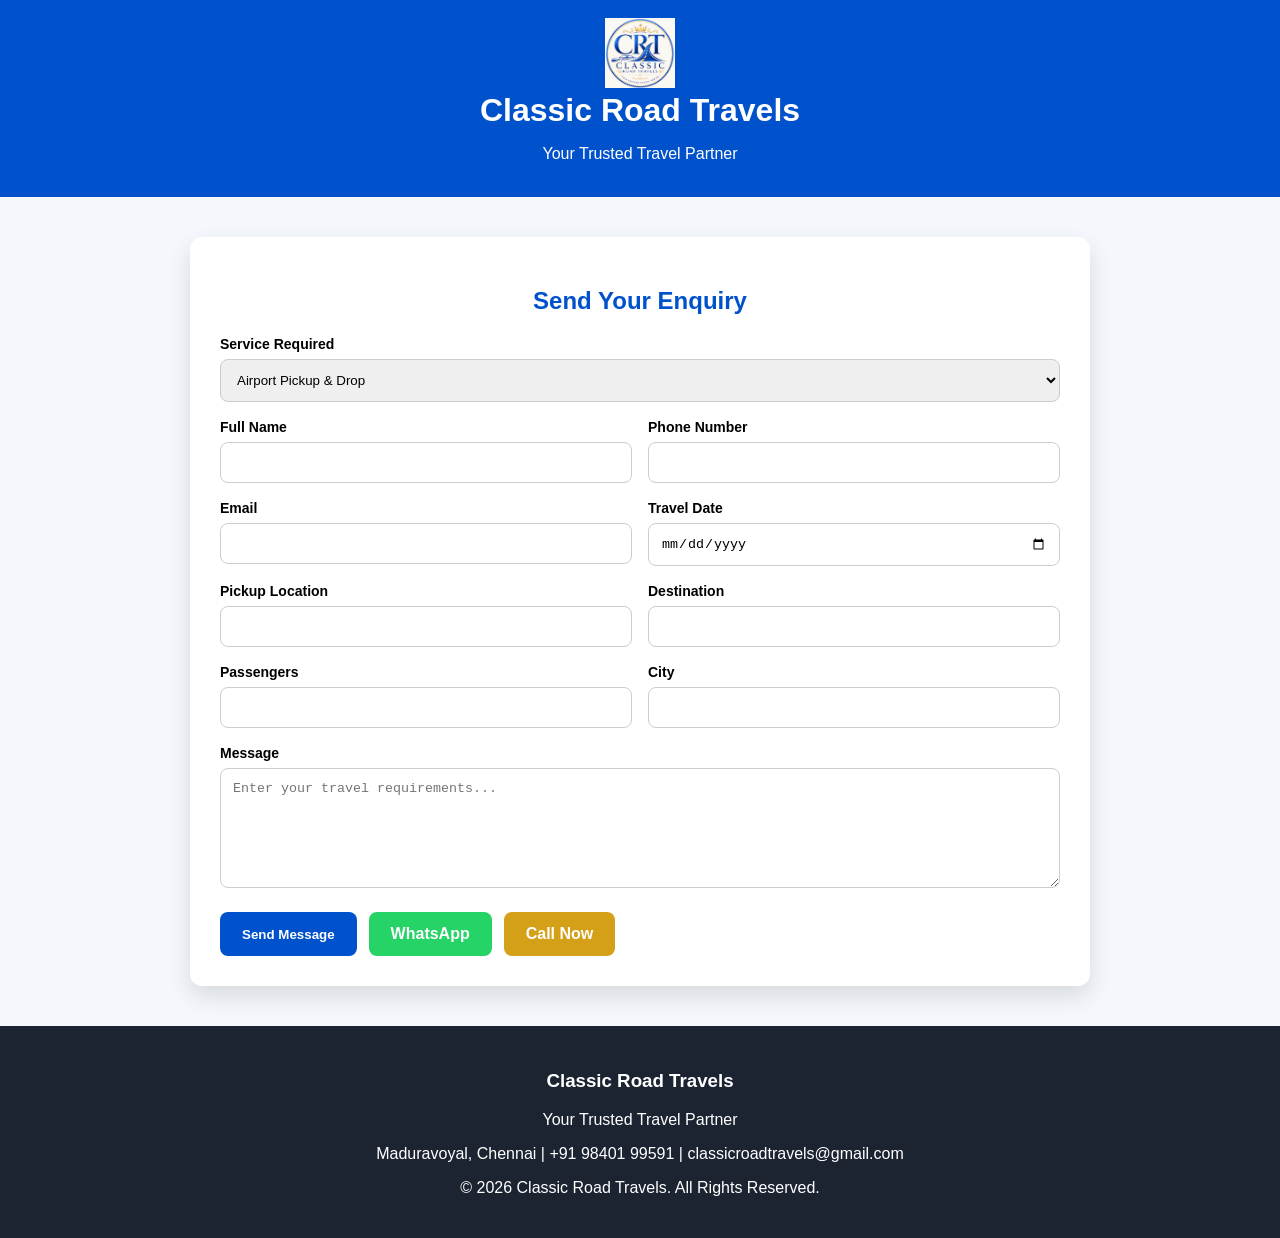
<file: send-message.html>
<!DOCTYPE html>
<html lang="en">
<head>
<meta charset="UTF-8">
<meta name="viewport" content="width=device-width,initial-scale=1.0">
<title>Send Message | Classic Road Travels</title>
<link rel="stylesheet" href="https://cdnjs.cloudflare.com/ajax/libs/font-awesome/6.4.0/css/all.min.css">
<style>
:root{--blue:#0052CC;--gold:#D4A017;--dark:#1c2331}
*{box-sizing:border-box}body{margin:0;font-family:Arial,sans-serif;background:#f4f7fb}
header{background:var(--blue);color:#fff;padding:18px;text-align:center}
header h1{margin:0}
.container{max-width:900px;margin:40px auto;background:#fff;padding:30px;border-radius:12px;box-shadow:0 10px 25px rgba(0,0,0,.12)}
h2{text-align:center;color:var(--blue)}
.grid{display:grid;grid-template-columns:1fr 1fr;gap:16px}
label{font-weight:bold;font-size:14px}
input,select,textarea{width:100%;padding:12px;border:1px solid #ccc;border-radius:8px;margin-top:6px}
textarea{height:120px}
.full{grid-column:1/-1}
.btns{display:flex;gap:12px;flex-wrap:wrap;margin-top:20px}
button,a.btn{padding:13px 22px;border:none;border-radius:8px;text-decoration:none;color:#fff;font-weight:bold;cursor:pointer}
.send{background:var(--blue)}
.wa{background:#25D366}
.call{background:var(--gold)}
footer{background:var(--dark);color:#fff;padding:25px;text-align:center;margin-top:40px}
@media(max-width:700px){.grid{grid-template-columns:1fr}}
</style>
<!-- Google tag (gtag.js) -->
<script async src="https://www.googletagmanager.com/gtag/js?id=G-RF1VHFW1V6"></script>
<script>
  window.dataLayer = window.dataLayer || [];
  function gtag(){dataLayer.push(arguments);}
  gtag('js', new Date());

  gtag('config', 'G-RF1VHFW1V6');
</script>
<!-- Google Tag Manager -->
<script>(function(w,d,s,l,i){w[l]=w[l]||[];w[l].push({'gtm.start':
new Date().getTime(),event:'gtm.js'});var f=d.getElementsByTagName(s)[0],
j=d.createElement(s),dl=l!='dataLayer'?'&l='+l:'';j.async=true;j.src=
'https://www.googletagmanager.com/gtm.js?id='+i+dl;f.parentNode.insertBefore(j,f);
})(window,document,'script','dataLayer','GTM-W7XSSJ47');</script>
<!-- End Google Tag Manager -->
</head>
<body>
  <!-- Google Tag Manager (noscript) -->
<noscript><iframe src="https://www.googletagmanager.com/ns.html?id=GTM-W7XSSJ47"
height="0" width="0" style="display:none;visibility:hidden"></iframe></noscript>
<!-- End Google Tag Manager (noscript) -->
<header>
<img src="logo 2.png" style="height:70px"><h1>Classic Road Travels</h1>
<p>Your Trusted Travel Partner</p>
</header>

<div class="container">
<h2>Send Your Enquiry</h2>
<form>
<div class="grid">
<div class="full">
<label>Service Required</label>
<select id="service">
<option>Airport Pickup & Drop</option>
<option>Local Chennai Taxi Service</option>
<option>Outstation Cab Service</option>
<option>One Way Taxi</option>
<option>Round Trip Taxi</option>
<option>Car with Driver</option>
<option>Acting Driver Service</option>
<option>Family Tour Packages</option>
<option>Honeymoon Packages</option>
<option>Group Tour Packages</option>
<option>Pilgrimage Tours</option>
<option>Hill Station Tours</option>
<option>South India Tour Packages</option>
<option>Customized Holiday Packages</option>
<option>Others</option>
</select>
</div>

<div><label>Full Name</label><input type="text"></div>
<div><label>Phone Number</label><input type="tel"></div>
<div><label>Email</label><input type="email"></div>
<div><label>Travel Date</label><input type="date"></div>
<div><label>Pickup Location</label><input type="text"></div>
<div><label>Destination</label><input type="text"></div>
<div><label>Passengers</label><input type="number"></div>
<div><label>City</label><input type="text"></div>
<div class="full"><label>Message</label><textarea placeholder="Enter your travel requirements..."></textarea></div>
</div>
<div class="btns">
<button class="send" type="submit">Send Message</button>
<a class="btn wa" href="https://wa.me/919840199591" target="_blank">WhatsApp</a>
<a class="btn call" href="tel:+919840199591">Call Now</a>
</div>
</form>
</div>

<footer>
<h3>Classic Road Travels</h3>
<p>Your Trusted Travel Partner</p>
<p>Maduravoyal, Chennai | +91 98401 99591 | classicroadtravels@gmail.com</p>
<p>© 2026 Classic Road Travels. All Rights Reserved.</p>
</footer>
<script>
const params = new URLSearchParams(window.location.search);
const service = params.get("service");

if (service) {
    document.getElementById("service").value = service;
}
</script>
</body>
</html>
</file>
<file: styles.css>
/* ==========================================================================
   Premium Typography & Architectural Variables Setup
   ========================================================================== */
  body{
    font-family:"Times New Roman", Times, serif;
}
.fa,
.fas,
.far,
.fab,
.fa-solid,
.fa-regular,
.fa-brands{
    font-family:"Font Awesome 6 Free","Font Awesome 6 Brands" !important;
}
:root {
    --royal-blue: #0052CC;
    --deep-blue: #003C99;
    --gold: #D4A017;
    --light-gold: #F4C542;
    --charcoal: #1C2331;
    --slate: #4B5563;
    --ice-bg: #F8FAFC;
    --white: #FFFFFF;
    --gold-gradient: linear-gradient(135deg, #D4A017 0%, #F4C542 100%);
    --blue-gradient: linear-gradient(135deg, #0052CC 0%, #003C99 100%);
    --premium-shadow: 0 20px 40px rgba(0, 60, 153, 0.06);
    --transition: all 0.4s cubic-bezier(0.16, 1, 0.3, 1);
}

/* Base Optimization Reset */
* {
    box-sizing: border-box;
    margin: 0;
    padding: 0;
}

html {
    scroll-behavior: smooth;
    font-size: 16px;
}

body {
    font-family: "Times New Roman", Times, serif;
    background-color: var(--white);
    color: var(--charcoal);
    line-height: 1.7;
    overflow-x: hidden;
    -webkit-font-smoothing: antialiased;
}

h1, h2, h3, h4, .brand-name {
    font-family: "Times New Roman", Times, serif;
    font-weight: 700;
    color: var(--deep-blue);
    line-height: 1.3;
}

a {
    text-decoration: none;
    color: inherit;
    transition: var(--transition);
}

ul {
    list-style: none;
}

.container {
    width: 100%;
    max-width: 1240px;
    margin: 0 auto;
    padding: 0 24px;
}

/* ==========================================================================
   Premium Interface Global Elements
   ========================================================================== */
.btn {
    display: inline-flex;
    align-items: center;
    justify-content: center;
    font-family: "Times New Roman", Times, serif;
    font-weight: 600;
    font-size: 0.9rem;
    letter-spacing: 0.5px;
    padding: 14px 28px;
    border-radius: 4px;
    border: none;
    cursor: pointer;
    transition: var(--transition);
    position: relative;
    overflow: hidden;
}

.btn-primary {
    background: var(--blue-gradient);
    color: var(--white);
    box-shadow: 0 4px 14px rgba(0, 82, 204, 0.3);
}

.btn-primary:hover {
    transform: translateY(-2px);
    box-shadow: 0 6px 20px rgba(0, 82, 204, 0.4);
}

.btn-secondary {
    background: transparent;
    color: var(--charcoal);
    border: 1px solid rgba(255, 255, 255, 0.4);
}

.btn-secondary:hover {
    background: var(--white);
    color: var(--royal-blue);
    border-color: var(--white);
}

.btn-call {
    background: var(--gold-gradient);
    color: var(--white);
    padding: 10px 20px;
    font-size: 0.85rem;
}

.btn-call:hover {
    box-shadow: 0 4px 15px rgba(212, 160, 23, 0.4);
    transform: translateY(-1px);
}

.section-header {
    text-align: center;
    margin-bottom: 60px;
}

.sub-heading {
    text-transform: uppercase;
    font-size: 0.85rem;
    font-weight: 600;
    letter-spacing: 3px;
    color: var(--gold);
    display: block;
    margin-bottom: 10px;
}

.section-header h2 {
    font-size: 2.2rem;
    position: relative;
    padding-bottom: 15px;
}

.decorator-line {
    width: 60px;
    height: 3px;
    background: var(--gold-gradient);
    margin: 15px auto 0;
    position: relative;
}

/* ==========================================================================
   Header Component Architecture
   ========================================================================== */
.main-header {
    position: fixed;
    top: 0;
    left: 0;
    width: 100%;
    z-index: 1000;
    background: rgba(255, 255, 255, 0.95);
    backdrop-filter: blur(10px);
    border-bottom: 1px solid rgba(0, 0, 0, 0.05);
    transition: var(--transition);
    padding: 15px 0;
}

.main-header.sticky {
    padding: 10px 0;
    box-shadow: 0 10px 30px rgba(0, 0, 0, 0.05);
}

.header-container {
    display: flex;
    align-items: center;
    justify-content: space-between;
    max-width: 1340px;
    margin: 0 auto;
    padding: 0 24px;
}

.logo-area {
    display: flex;
    align-items: center;
    gap: 12px;
}

.brand-logo {
    height: 55px;
    width: auto;
}

.logo-text {
    display: flex;
    flex-direction: column;
}

.brand-name {
    font-size: 1.2rem;
    letter-spacing: 0.5px;
}

.brand-tagline {
    font-size: 0.65rem;
    text-transform: uppercase;
    letter-spacing: 2.5px;
    color: var(--gold);
}

.nav-menu {
    display: flex;
    gap: 32px;
}

.nav-link {
    font-size: 0.9rem;
    font-weight: 500;
    color: var(--charcoal);
    position: relative;
}

.nav-link:hover, .nav-link.active {
    color: var(--royal-blue);
}

.header-actions {
    display: flex;
    align-items: center;
    gap: 15px;
}

.menu-toggle {
    display: none;
    flex-direction: column;
    gap: 6px;
    background: transparent;
    border: none;
    cursor: pointer;
}

.menu-toggle .bar {
    width: 25px;
    height: 2px;
    background-color: var(--royal-blue);
    transition: var(--transition);
}

/* ==========================================================================
   Hero Section Layout
   ========================================================================== */
.hero-section {
    min-height: 100vh;
    padding-top: 90px;
    background:
linear-gradient(
90deg,
rgba(255,255,255,0.10) 0%,
rgba(255,255,255,0.15) 35%,
rgba(255,255,255,0.35) 60%,
rgba(255,255,255,0.15) 100%
),
url("assets/hero-bg.webp");
    background-size: cover;
    background-position: center;
    background-attachment: fixed;
    display: flex;
    align-items: center;
    color: var(--white);
    position: relative;
}

.hero-container {
    display: grid;
    grid-template-columns: 1.1fr 0.9fr;
    gap: 60px;
    align-items: center;
    width: 100%;
    max-width: 1240px;
    margin: 0 auto;
    padding: 0 24px;
}

.hero-title {
    background: rgba(0, 0, 0, 0.55);
    color: #ffffff;
    display: inline-block;
    padding: 15px 25px;
    border-radius: 10px;
    font-size: 2.8rem;
    margin-bottom: 20px;
    text-shadow: 2px 2px 8px rgba(0,0,0,0.8);
}

.hero-intro{
    font-size:1.2rem;
    color:#ffffff;
    margin-bottom:30px;
    font-weight:400;
    text-shadow:2px 2px 8px rgba(0,0,0,.8);
    max-width:700px;
}

.trust-points {
    margin-bottom: 35px;
}

.trust-points li {
    display: flex;
    align-items: center;
    gap: 12px;
    margin-bottom: 12px;
    font-size: 0.95rem;
    color: #1c2331;
}

.trust-points i {
    color: #D4A017;
}

.hero-cta-group {
    display: flex;
    gap: 20px;
}

/* High Conversion Form Design */
.hero-form-wrapper {
    background: var(--white);
    padding: 40px;
    border-radius: 8px;
    box-shadow: 0 30px 60px rgba(0, 0, 0, 0.2);
    color: var(--charcoal);
}

.form-container h3 {
    font-size: 1.5rem;
    text-align: center;
    margin-bottom: 5px;
}

.form-container p {
    text-align: center;
    color: var(--slate);
    font-size: 0.85rem;
    margin-bottom: 30px;
}

.input-group {
    position: relative;
    margin-bottom: 20px;
}

.input-group i {
    position: absolute;
    left: 15px;
    top: 50%;
    transform: translateY(-50%);
    color: #A0AEC0;
    font-size: 0.9rem;
}

.input-group input, .input-group textarea {
    width: 100%;
    padding: 14px 15px 14px 45px;
    border: 1px solid #E2E8F0;
    border-radius: 4px;
    font-family: "Times New Roman", Times, serif;
    font-size: 0.9rem;
    outline: none;
    transition: var(--transition);
}

.input-group input:focus, .input-group textarea:focus {
    border-color: var(--royal-blue);
    box-shadow: 0 0 0 3px rgba(0, 82, 204, 0.1);
}

.input-row {
    display: grid;
    grid-template-columns: 1fr 1fr;
    gap: 15px;
}

.input-row .input-group i {
    left: 12px;
}
.input-row .input-group input {
    padding-left: 35px;
}

.btn-submit {
    background: var(--blue-gradient);
    color: var(--white);
    width: 100%;
    padding: 14px;
    font-size: 1rem;
    margin-top: 10px;
}

/* ==========================================================================
   About Section Layout
   ========================================================================== */
.about-section {
    padding: 100px 0;
    background-color: var(--white);
}

.about-grid {
    display: grid;
    grid-template-columns: 1fr 1.1fr;
    gap: 60px;
    align-items: center;
}

.about-image {
    display: flex;
    justify-content: center;
    position: relative;
}

.floating-logo{
    width:calc(100% + 24px);
    margin:-12px;
    display:block;
    height:auto;
}
.floating-logo {
    width: 100%;
    height: auto;
    display: block;
    object-fit: contain;
    animation: none;
}

.floating-logo {
    height: auto;
    animation: floatingFloat 6s ease-in-out infinite;
}

@keyframes floatingFloat {
    0% { transform: translateY(0px); }
    50% { transform: translateY(-12px); }
    100% { transform: translateY(0px); }
}

.about-text h2 {
    font-size: 2.2rem;
    margin-bottom: 24px;
}

.about-text p {
    color: var(--slate);
    margin-bottom: 20px;
}

/* ==========================================================================
   Services Section Framework
   ========================================================================== */
.services-section {
    padding: 100px 0;
    background-color: var(--ice-bg);
}

.services-grid {
    display: grid;
    grid-template-columns: repeat(auto-fit, minmax(340px, 1fr));
    gap: 30px;
}

.service-card {
    background: var(--white);
    padding: 40px 30px;
    border-radius: 6px;
    box-shadow: var(--premium-shadow);
    border: 1px solid transparent;
    transition: var(--transition);
}

.service-card:hover {
    transform: translateY(-8px);
    border-color: rgba(214, 160, 23, 0.2);
}

.icon-box {
    width: 60px;
    height: 60px;
    background: rgba(0, 82, 204, 0.05);
    color: var(--royal-blue);
    border-radius: 4px;
    display: flex;
    align-items: center;
    justify-content: center;
    font-size: 1.5rem;
    margin-bottom: 24px;
    transition: var(--transition);
}

.service-card:hover .icon-box {
    background: var(--blue-gradient);
    color: var(--white);
}

.service-card h3 {
    font-size: 1.3rem;
    margin-bottom: 12px;
}

.service-card p {
    font-size: 0.92rem;
    color: var(--slate);
}

/* ==========================================================================
   Popular Destinations Components
   ========================================================================== */
.destinations-section {
    padding: 100px 0;
}

.destinations-grid {
    display: grid;
    grid-template-columns: repeat(auto-fit, minmax(280px, 1fr));
    gap: 24px;
}
.destination-card {
    height: 380px;
    border-radius: 6px;
    position: relative;
    overflow: hidden;
    display: flex;
    align-items: flex-end;
    padding: 30px;
    box-shadow: var(--premium-shadow);

    transition: var(--transition);
}

.destination-card:hover {
    transform: scale(1.02);
}
/* ===== Destination Background Images ===== */

.kerala-card{
    background: linear-gradient(rgba(0,0,0,.30), rgba(0,0,0,.60)),
    url("assets/kerala.webp");
    background-size: cover;
    background-position: center;
}

.mysore-card{
    background: linear-gradient(rgba(0,0,0,.30), rgba(0,0,0,.60)),
    url("assets/mysore.webp");
    background-size: cover;
    background-position: center;
}

.coorg-card{
    background: linear-gradient(rgba(0,0,0,.30), rgba(0,0,0,.60)),
    url("assets/coorg.webp");
    background-size: cover;
    background-position: center;
}

.munnar-card{
    background: linear-gradient(rgba(0,0,0,.30), rgba(0,0,0,.60)),
    url("assets/munnar.webp");
    background-size: cover;
    background-position: center;
}

.thekkady-card{
    background: linear-gradient(rgba(0,0,0,.30), rgba(0,0,0,.60)),
    url("assets/thekkady.webp");
    background-size: cover;
    background-position: center;
}

.ooty-card{
    background: linear-gradient(rgba(0,0,0,.30), rgba(0,0,0,.60)),
    url("assets/ooty.webp");
    background-size: cover;
    background-position: center;
}

.kodaikanal-card{
    background: linear-gradient(rgba(0,0,0,.30), rgba(0,0,0,.60)),
    url("assets/kodaikanal.webp");
    background-size: cover;
    background-position: center;
}

.tamilnadu-card{
    background: linear-gradient(rgba(0,0,0,.30), rgba(0,0,0,.60)),
    url("assets/heritage.webp");
    background-size: cover;
    background-position: center;
}

.dest-badge {
    position: absolute;
    top: 20px;
    left: 20px;
    background: var(--gold-gradient);
    color: var(--white);
    font-size: 0.7rem;
    font-weight: 600;
    text-transform: uppercase;
    letter-spacing: 1px;
    padding: 6px 14px;
    border-radius: 30px;
}

.dest-content {
    color: var(--white);
    position: relative;
    z-index: 2;
    width: 100%;
}

.destination-card h3 {
    color: var(--white);
    font-size: 1.4rem;
    margin-bottom: 8px;
}

.destination-card p {
    font-size: 0.85rem;
    color: rgba(255, 255, 255, 0.8);
    margin-bottom: 15px;
    opacity: 0;
    transform: translateY(10px);
    transition: var(--transition);
}

.destination-card:hover p {
    opacity: 1;
    transform: translateY(0);
}

.dest-link {
    font-size: 0.85rem;
    font-weight: 600;
    color: var(--light-gold);
    display: inline-flex;
    align-items: center;
    gap: 6px;
}

/* ==========================================================================
   Categories Matrix Design
   ========================================================================== */
.categories-section {
    padding: 60px 0;
    background: var(--ice-bg);
}

.categories-grid {
    display: grid;
    grid-template-columns: repeat(auto-fit, minmax(180px, 1fr));
    gap: 20px;
}

.category-item {
    background: var(--white);
    padding: 24px;
    border-radius: 4px;
    text-align: center;
    box-shadow: 0 4px 10px rgba(0,0,0,0.02);
    display: flex;
    flex-direction: column;
    align-items: center;
    gap: 12px;
    border: 1px solid rgba(0,0,0,0.02);
}

.category-item i {
    font-size: 1.6rem;
    color: var(--gold);
}

.category-item span {
    font-weight: 500;
    font-size: 0.9rem;
}

/* ==========================================================================
   Why Choose Us Premium Grid
   ========================================================================== */
.why-section {
    padding: 100px 0;
}

.why-grid {
    display: grid;
    grid-template-columns: repeat(auto-fit, minmax(260px, 1fr));
    gap: 30px;
}

.why-card {
    background: var(--white);
    border-left: 3px solid var(--gold);
    padding: 30px;
    box-shadow: var(--premium-shadow);
    transition: var(--transition);
}

.why-card:hover {
    transform: translateX(5px);
    background: var(--ice-bg);
}

.why-card i {
    font-size: 1.8rem;
    color: var(--royal-blue);
    margin-bottom: 15px;
    display: block;
}

.why-card h4 {
    font-size: 1.15rem;
    margin-bottom: 8px;
}

.why-card p {
    font-size: 0.88rem;
    color: var(--slate);
}

/* ==========================================================================
   Animated Statistics Blueprint
   ========================================================================== */
.stats-section {
    background: var(--blue-gradient);
    color: var(--white);
    padding: 80px 0;
    text-align: center;
}

.stats-grid {
    display: grid;
    grid-template-columns: repeat(auto-fit, minmax(200px, 1fr));
    gap: 40px;
}

.stat-item {
    font-family: "Times New Roman", Times, serif;
}

.counter {
    font-size: 3rem;
    font-weight: 700;
}

.plus {
    font-size: 2rem;
    color: var(--light-gold);
    font-weight: 700;
}

.stat-item p {
    font-family: "Times New Roman", Times, serif;
    font-size: 0.95rem;
    color: rgba(255, 255, 255, 0.8);
    margin-top: 5px;
}

/* ==========================================================================
   Testimonials Module
   ========================================================================== */
.testimonials-section {
    padding: 100px 0;
    background: var(--ice-bg);
}

.testimonials-grid {
    display: grid;
    grid-template-columns: 1fr 1fr;
    gap: 30px;
}

.testimonial-card {
    background: var(--white);
    padding: 40px;
    border-radius: 6px;
    box-shadow: var(--premium-shadow);
    position: relative;
}

.testimonial-card::before {
    content: "\f10d";
    font-family: "Font Awesome 6 Free";
    font-weight: 900;
    position: absolute;
    top: 30px;
    right: 40px;
    font-size: 3rem;
    color: rgba(0, 82, 204, 0.03);
}

.stars {
    color: var(--light-gold);
    margin-bottom: 15px;
    font-size: 0.85rem;
}

.testimonial-card p {
    font-style: italic;
    color: var(--slate);
    margin-bottom: 24px;
}

.user-info h5 {
    font-size: 1rem;
    color: var(--charcoal);
}

.user-info span {
    font-size: 0.8rem;
    color: var(--slate);
}

/* ==========================================================================
   FAQ Accordion System
   ========================================================================== */
.faq-section {
    padding: 100px 0;
}

.faq-accordion-container {
    max-width: 800px;
    margin: 0 auto;
}

.faq-item {
    background: var(--white);
    border: 1px solid #E2E8F0;
    margin-bottom: 15px;
    border-radius: 4px;
    overflow: hidden;
}

.faq-question {
    width: 100%;
    padding: 22px 30px;
    text-align: left;
    background: transparent;
    border: none;
    outline: none;
    font-family: "Times New Roman", Times, serif;
    font-weight: 600;
    font-size: 1rem;
    color: var(--charcoal);
    cursor: pointer;
    display: flex;
    align-items: center;
    justify-content: space-between;
    transition: var(--transition);
}

.faq-question i {
    font-size: 0.85rem;
    transition: var(--transition);
    color: var(--royal-blue);
}

.faq-item.active .faq-question {
    background: var(--ice-bg);
    color: var(--royal-blue);
}

.faq-item.active .faq-question i {
    transform: rotate(180deg);
}

.faq-answer {
    max-height: 0;
    overflow: hidden;
    transition: max-height 0.35s cubic-bezier(0.16, 1, 0.3, 1);
}

.faq-answer p {
    padding: 0 30px 24px 30px;
    color: var(--slate);
    font-size: 0.92rem;
}

/* ==========================================================================
   Contact Layout Blueprint
   ========================================================================== */
.contact-section {
    padding: 100px 0;
    background: var(--ice-bg);
}

.contact-grid {
    display: grid;
    grid-template-columns: 0.9fr 1.1fr;
    gap: 60px;
}

.info-links {
    margin-top: 40px;
}

.info-block {
    display: flex;
    gap: 20px;
    margin-bottom: 30px;
}

.info-block i {
    width: 45px;
    height: 45px;
    background: var(--white);
    border-radius: 50%;
    display: flex;
    align-items: center;
    justify-content: center;
    color: var(--gold);
    box-shadow: 0 4px 10px rgba(0,0,0,0.03);
}

.info-block h5 {
    font-size: 1rem;
    color: var(--charcoal);
}

.info-block p {
    font-size: 0.9rem;
    color: var(--slate);
}

.contact-form-panel {
    background: var(--white);
    padding: 45px;
    border-radius: 6px;
    box-shadow: var(--premium-shadow);
}

.contact-form-panel h3 {
    font-size: 1.5rem;
    margin-bottom: 25px;
}

.contact-form-panel .input-group input, .contact-form-panel .input-group textarea {
    padding-left: 20px;
}

.btn-block {
    width: 100%;
    padding: 14px;
}

/* ==========================================================================
   Conversion Banner Section
   ========================================================================== */
.conversion-banner{
    position: relative;
    padding: 100px 0;

    background:
linear-gradient(rgba(0,60,153,.85), rgba(0,30,80,.90)),
url("assets/home-bg.jpg");

    background-size: cover;
    background-position: top center;
    background-repeat: no-repeat;
    background-attachment: fixed;

    text-align: center;
    color: #fff;
}

/* Tour Packages Footer */
.tour-hero + .about-section ~ .conversion-banner{
    background:
    linear-gradient(rgba(0,60,153,.85), rgba(0,30,80,.90)),
    url("assets/tourpackage-bg.webp");

    background-size: cover;
    background-position: center;
    background-repeat: no-repeat;
    background-attachment: fixed;
}

/* Corporate Travel Footer */
.corporate-hero + .about-section ~ .conversion-banner{
    background:
    linear-gradient(rgba(0,60,153,.85), rgba(0,30,80,.90)),
    url("assets/corporatetravel-bg.webp");

    background-size: cover;
    background-position: center;
    background-repeat: no-repeat;
    background-attachment: fixed;
}

/* Car Rental Footer */
.rental-hero + .about-section ~ .conversion-banner{
    background:
    linear-gradient(rgba(0,60,153,.85), rgba(0,30,80,.90)),
    url("assets/carrental-bg.webp") center/cover no-repeat;
}

/* Group Tour Footer */

.group-tour-page .conversion-banner{
    background:
    linear-gradient(rgba(0,60,153,.85), rgba(0,30,80,.90)),
    url("assets/grouptour-bg.webp");

    background-size: cover;
    background-position: center;
    background-repeat: no-repeat;
    background-attachment: fixed;
}
/* Honeymoon Footer */
.honeymoon-hero + .about-section ~ .conversion-banner{
    background:
    linear-gradient(rgba(0,60,153,.85), rgba(0,30,80,.90)),
    url("assets/hoonymoontour-bg.webp");

    background-size: cover;
    background-position: center;
    background-repeat: no-repeat;
    background-attachment: fixed;
}

/* Pilgrimage Footer */
.pilgrimage-hero + .about-section ~ .conversion-banner{
    background:
    linear-gradient(rgba(0,60,153,.85), rgba(0,30,80,.90)),
    url("assets/pilgrimagetour-bg.webp") center/cover no-repeat;
}

.banner-content {
    position: relative;
    z-index: 5;
    max-width: 750px;
}

.banner-content h2 {
    color: var(--white);
    font-size: 2.4rem;
    margin-bottom: 15px;
}

.banner-content p {
    font-size: 1.1rem;
    color: rgba(255, 255, 255, 0.9);
    margin-bottom: 35px;
}

.btn-large {
    padding: 16px 36px;
    font-size: 1rem;
    background: var(--gold-gradient);
    box-shadow: 0 10px 20px rgba(214, 160, 23, 0.2);
}

/* ==========================================================================
   Footer Component Structural Styles
   ========================================================================== */
.main-footer {
    background: #0D131F;
    color: rgba(255, 255, 255, 0.7);
    padding: 80px 0 30px 0;
    font-size: 0.88rem;
}

.footer-grid {
    display: grid;
    grid-template-columns: 1.2fr 0.8fr 1fr 1fr;
    gap: 40px;
    margin-bottom: 60px;
}

.footer-logo {
    height: 70px;
    margin-bottom: 20px;
}

.footer-col h4 {
    color: var(--white);
    font-size: 1.1rem;
    margin-bottom: 25px;
    position: relative;
}

.footer-col h4::after {
    content: '';
    position: absolute;
    bottom: -8px;
    left: 0;
    width: 30px;
    height: 2px;
    background: var(--gold);
}

.footer-col ul li {
    margin-bottom: 12px;
}

.footer-col ul li a:hover {
    color: var(--light-gold);
    padding-left: 5px;
}

.footer-col p {
    margin-bottom: 12px;
    display: flex;
    align-items: center;
    gap: 10px;
}

.footer-col p i {
    color: var(--gold);
}

.footer-bottom {
    border-top: 1px solid rgba(255,255,255,0.05);
    padding-top: 30px;
    text-align: center;
    font-size: 0.8rem;
    color: rgba(255,255,255,0.4);
}

/* Back To Top styling */
.back-to-top {
    position: fixed;
    bottom: 30px;
    right: -60px;
    width: 45px;
    height: 45px;
    background: var(--blue-gradient);
    color: var(--white);
    border: none;
    border-radius: 4px;
    cursor: pointer;
    z-index: 999;
    box-shadow: 0 4px 15px rgba(0,0,0,0.1);
    display: flex;
    align-items: center;
    justify-content: center;
    transition: var(--transition);
}

.back-to-top.visible {
    right: 30px;
}

/* ==========================================================================
   Fluid Mobile Responsive Layout Engine
   ========================================================================== */
@media (max-width: 992px) {
    .hero-container {
        grid-template-columns: 1fr;
        gap: 50px;
    }
    
    .about-grid {
        grid-template-columns: 1fr;
        gap: 40px;
    }
    
    .contact-grid {
        grid-template-columns: 1fr;
    }

    .footer-grid {
        grid-template-columns: 1fr 1fr;
    }
    
    .menu-toggle {
        display: flex;
    }

    .nav-menu {
        position: fixed;
        top: 86px;
        left: -100%;
        width: 100%;
        height: calc(100vh - 86px);
        background: var(--white);
        flex-direction: column;
        align-items: center;
        padding-top: 50px;
        gap: 30px;
        box-shadow: 0 15px 30px rgba(0,0,0,0.05);
    }

    .nav-menu.active {
        left: 0;
    }
}

@media (max-width: 768px) {
    .hero-title {
        font-size: 2rem;
    }

    .section-header h2, .about-text h2, .banner-content h2 {
        font-size: 1.8rem;
    }

    .testimonials-grid {
        grid-template-columns: 1fr;
    }

    .footer-grid {
        grid-template-columns: 1fr;
    }
}

/* Scroll Animation Engine Hooks */
.scroll-reveal {
    opacity: 0;
    transform: translateY(30px);
    transition: opacity 0.8s ease-out, transform 0.8s ease-out;
}

.scroll-reveal.reveal-visible {
    opacity: 1;
    transform: translateY(0);
}
/* =====================================
   Scroll Reveal Animation
===================================== */

.scroll-reveal {
    opacity: 0;
    transform: translateY(50px);
    transition: opacity 0.8s ease, transform 0.8s ease;
}

.scroll-reveal.reveal-visible {
    opacity: 1;
    transform: translateY(0);
}
/* Tour Packages Page Styling */

#tour-packages ul{
    list-style: disc;
    padding-left: 30px;
    margin-bottom: 25px;
}

#tour-packages li{
    margin-bottom: 10px;
    color: var(--slate);
}

#tour-packages h2{
    margin-top: 40px;
    margin-bottom: 15px;
    color: var(--deep-blue);
}

#tour-packages p{
    font-size: 1rem;
    line-height: 1.9;
    color: var(--slate);
}

/* WhatsApp Floating Button */

.whatsapp-float{
    position: fixed;
    left: 25px;
    bottom: 25px;
    width: 60px;
    height: 60px;
    background: #25D366;
    color: white;
    border-radius: 50%;
    display: flex;
    justify-content: center;
    align-items: center;
    font-size: 30px;
    z-index: 9999;
    box-shadow: 0 10px 20px rgba(0,0,0,.2);
    animation: pulseWhatsApp 2s infinite;
}

@keyframes pulseWhatsApp{
    0%{transform:scale(1);}
    50%{transform:scale(1.1);}
    100%{transform:scale(1);}
}

/* Premium Hover Effect */

.service-card:hover,
.destination-card:hover,
.why-card:hover{
    transform: translateY(-10px);
}

/* Gold Button Shine Effect */

.btn{
    position: relative;
    overflow: hidden;
}

.btn::before{
    content:'';
    position:absolute;
    top:0;
    left:-100%;
    width:50%;
    height:100%;
    background:rgba(255,255,255,.3);
    transform:skewX(-25deg);
}

.btn:hover::before{
    left:150%;
    transition:.8s;
}
/* ===========================
   Footer Social Icons
=========================== */

.social-icons{
    display:flex;
    gap:15px;
    margin-top:20px;
}

.social-icons a{
    width:50px;
    height:50px;
    border-radius:50%;
    display:flex;
    justify-content:center;
    align-items:center;
    color:#fff;
    font-size:22px;
    text-decoration:none;
    transition:0.3s ease;
}


/* WhatsApp */
.social-icons a:nth-child(1){
    background:#25D366;
}

/* Instagram */
.social-icons a:nth-child(2){
    background:linear-gradient(
        45deg,
        #F58529,
        #FEDA77,
        #DD2A7B,
        #8134AF,
        #515BD4
    );
}

/* Facebook */
.social-icons a:nth-child(3){
    background:#1877F2;
}

/* LinkedIn */
.social-icons a:nth-child(4){
    background:#0A66C2;
}

/* Hover Effect */
.social-icons a:hover{
    transform:translateY(-5px) scale(1.15);
    box-shadow:0 10px 20px rgba(0,0,0,.25);
}
/* WhatsApp Hover */
.social-icons a:nth-child(1):hover{
    transform: translateY(-5px) scale(1.15);
    box-shadow: 0 0 20px #25D366;
}

/* Instagram Hover */
.social-icons a:nth-child(2):hover{
    transform: translateY(-5px) scale(1.15);
    box-shadow: 0 0 20px #DD2A7B;
}

/* Facebook Hover */
.social-icons a:nth-child(3):hover{
    transform: translateY(-5px) scale(1.15);
    box-shadow: 0 0 20px #1877F2;
}

/* LinkedIn Hover */
.social-icons a:nth-child(4):hover{
    transform: translateY(-5px) scale(1.15);
    box-shadow: 0 0 20px #0A66C2;
}
.dropdown{position:relative}.dropdown-menu,.submenu{display:none;position:absolute;background:#fff;min-width:260px;list-style:none;padding:0;box-shadow:0 8px 20px rgba(0,0,0,.15);z-index:999}.dropdown-menu{top:100%;left:0}.submenu{top:0;left:100%}.dropdown:hover>.dropdown-menu,.dropdown-submenu:hover>.submenu{display:block}.dropdown-submenu{position:relative}.dropdown-menu a,.submenu a{display:flex;padding:12px 16px;white-space:nowrap}.dropdown-menu a:hover,.submenu a:hover{background:#f5f5f5}
/* ============================= */
/* HOME PAGE HERO */
/* ============================= */
.home-hero{
    background:
    linear-gradient(rgba(255,255,255,.20),rgba(255,255,255,.20)),
    url("assets/home-bg.jpg") center/cover no-repeat;
}

/* ============================= */
/* CAR RENTAL */
/* ============================= */
.rental-hero{
    background:
    linear-gradient(rgba(255,255,255,.20),rgba(255,255,255,.20)),
    url("assets/carrental-bg.webp");

    background-size: cover;
    background-position: center;
    background-repeat: no-repeat;
    background-attachment: fixed;
}

/* ============================= */
/* TOUR PACKAGES */
/* ============================= */
.tour-hero{
    background:
    linear-gradient(rgba(0,0,0,.45),rgba(0,0,0,.45)),
    url("assets/tourpackage-bg.webp");

    background-size: cover;
    background-position: center;
    background-repeat: no-repeat;
    background-attachment: fixed;

    min-height:100vh;
    display:flex;
    align-items:center;
}

/* ============================= */
/* CORPORATE TRAVEL */
/* ============================= */
.corporate-hero{
    background:
    linear-gradient(rgba(255,255,255,.20),rgba(255,255,255,.20)),
    url("assets/corporatetravel-bg.webp");

    background-size:cover;
    background-position:center;
    background-repeat:no-repeat;
    background-attachment:fixed;
}

/* ============================= */
/* GROUP TOUR */
/* ============================= */
.group-hero{
    background:
    linear-gradient(rgba(255,255,255,.20),rgba(255,255,255,.20)),
    url("assets/grouptour-bg.webp");

    background-size: cover;
    background-position: center;
    background-repeat: no-repeat;
    background-attachment: fixed;
}

/* ============================= */
/* HONEYMOON */
/* ============================= */
.honeymoon-hero{
    background:
    linear-gradient(rgba(255,255,255,.20),rgba(255,255,255,.20)),
    url("assets/hoonymoontour-bg.webp");

    background-size: cover;
    background-position: center;
    background-repeat: no-repeat;
    background-attachment: fixed;
}

/* ============================= */
/* PILGRIMAGE */
/* ============================= */
.pilgrimage-hero{
    background:
    linear-gradient(rgba(255,255,255,.20),rgba(255,255,255,.20)),
    url("assets/pilgrimagetour-bg.webp");

    background-size: cover;
    background-position: center;
    background-repeat: no-repeat;
    background-attachment: fixed;
}

.tour-hero .hero-container{
    display:flex !important;
    justify-content:center;
    align-items:center;
    text-align:center;
}

.tour-hero .hero-content{
    width:100%;
    max-width:900px;
    background:rgba(0,0,0,.45);
    padding:40px;
    border-radius:15px;
}

.tour-hero .hero-title{
    color:#fff !important;
    -webkit-text-fill-color:#fff !important;
    background:none !important;
    margin-bottom:20px;
}

.tour-hero .hero-intro{
    color:#fff !important;
    text-shadow:2px 2px 8px rgba(0,0,0,.8);
    font-size:1.2rem;
}
/*==========================================
  PREMIUM INTRO SECTION
==========================================*/

.premium-intro{
    margin-top:60px;
    background:#ffffff;
    border-radius:25px;
    padding:60px;
    box-shadow:0 20px 50px rgba(0,0,0,.08);
}

.premium-content{
    max-width:900px;
    margin:auto;
    text-align:center;
}

.premium-content h3{
    font-size:38px;
    color:#0d2b52;
    margin-bottom:25px;
    font-family:'Cinzel',serif;
}

.premium-content p{
    font-size:18px;
    line-height:1.9;
    color:#555;
    margin-bottom:40px;
}

.service-highlights{
    display:grid;
    grid-template-columns:repeat(4,1fr);
    gap:20px;
    margin-bottom:40px;
}

.highlight-box{
    background:#f8fbff;
    padding:30px 20px;
    border-radius:18px;
    transition:.4s;
    border:1px solid #e6eef8;
}

.highlight-box i{
    font-size:32px;
    color:#0057b8;
    margin-bottom:15px;
}

.highlight-box span{
    display:block;
    font-weight:600;
    color:#222;
}

.highlight-box:hover{
    transform:translateY(-8px);
    box-shadow:0 15px 35px rgba(0,0,0,.12);
}

.intro-buttons{
    display:flex;
    justify-content:center;
    gap:20px;
    flex-wrap:wrap;
}

@media(max-width:992px){

.service-highlights{
grid-template-columns:repeat(2,1fr);
}

.premium-intro{
padding:40px 25px;
}

}

@media(max-width:576px){

.service-highlights{
grid-template-columns:1fr;
}

.premium-content h3{
font-size:28px;
}

}
/*====================================
  WHY CHOOSE US
====================================*/

.why-choose-section{
    padding:90px 0;
    background:#f8fbff;
}

.why-grid{
    display:grid;
    grid-template-columns:repeat(3,1fr);
    gap:30px;
    margin-top:60px;
}

.why-card{
    background:#fff;
    border-radius:20px;
    padding:40px 30px;
    text-align:center;
    transition:.4s;
    box-shadow:0 15px 40px rgba(0,0,0,.08);
}

.why-card i{
    font-size:45px;
    color:#0057b8;
    margin-bottom:20px;
}

.why-card h3{
    margin-bottom:15px;
    color:#0d2b52;
}

.why-card p{
    color:#666;
    line-height:1.8;
}

.why-card:hover{
    transform:translateY(-10px);
    box-shadow:0 20px 50px rgba(0,0,0,.15);
}

@media(max-width:992px){

.why-grid{
grid-template-columns:repeat(2,1fr);
}

}

@media(max-width:576px){

.why-grid{
grid-template-columns:1fr;
}

}
/*=========================
FLEET SECTION
=========================*/

.fleet-section{
padding:90px 0;
background:#ffffff;
}

.fleet-grid{
display:grid;
grid-template-columns:repeat(4,1fr);
gap:30px;
margin-top:50px;
}

.fleet-card{
background:#f8fbff;
padding:35px 25px;
border-radius:20px;
text-align:center;
transition:.4s;
box-shadow:0 15px 40px rgba(0,0,0,.08);
}

.fleet-card i{
font-size:55px;
color:#0057b8;
margin-bottom:20px;
}

.fleet-card h3{
margin-bottom:15px;
color:#0d2b52;
}

.fleet-card p{
color:#666;
line-height:1.8;
margin-bottom:25px;
}

.fleet-card:hover{
transform:translateY(-10px);
box-shadow:0 20px 50px rgba(0,0,0,.15);
}

@media(max-width:992px){
.fleet-grid{
grid-template-columns:repeat(2,1fr);
}
}

@media(max-width:576px){
.fleet-grid{
grid-template-columns:1fr;
}
}
/*=========================
BOOKING PROCESS
=========================*/

.booking-process{
padding:90px 0;
background:#f7fbff;
}

.booking-grid{
display:grid;
grid-template-columns:repeat(4,1fr);
gap:30px;
margin-top:50px;
}

.booking-step{
background:#fff;
padding:35px 25px;
border-radius:20px;
text-align:center;
box-shadow:0 15px 40px rgba(0,0,0,.08);
transition:.4s;
}

.step-number{
width:70px;
height:70px;
margin:auto;
border-radius:50%;
background:#0057b8;
color:#fff;
font-size:30px;
font-weight:bold;
display:flex;
align-items:center;
justify-content:center;
margin-bottom:20px;
}

.booking-step:hover{
transform:translateY(-10px);
box-shadow:0 20px 50px rgba(0,0,0,.15);
}

@media(max-width:992px){
.booking-grid{
grid-template-columns:repeat(2,1fr);
}
}

@media(max-width:576px){
.booking-grid{
grid-template-columns:1fr;
}
}
/*=========================
TESTIMONIALS
=========================*/

.testimonial-section{
padding:90px 0;
background:#fff;
}

.testimonial-grid{
display:grid;
grid-template-columns:repeat(3,1fr);
gap:30px;
margin-top:50px;
}

.testimonial-card{
background:#f8fbff;
padding:35px;
border-radius:20px;
text-align:center;
box-shadow:0 15px 40px rgba(0,0,0,.08);
transition:.4s;
font-size:18px;
}

.testimonial-card h4{
margin-top:20px;
color:#0057b8;
}

.testimonial-card:hover{
transform:translateY(-10px);
box-shadow:0 20px 50px rgba(0,0,0,.15);
}

@media(max-width:992px){
.testimonial-grid{
grid-template-columns:repeat(2,1fr);
}
}

@media(max-width:576px){
.testimonial-grid{
grid-template-columns:1fr;
}
}
/*==============================
CALL TO ACTION
==============================*/

.cta-section{
padding:100px 0;
background:linear-gradient(135deg,#0057b8,#00a8ff);
}

.cta-box{
max-width:900px;
margin:auto;
text-align:center;
background:rgba(255,255,255,.12);
backdrop-filter:blur(12px);
padding:60px;
border-radius:25px;
color:#fff;
}

.cta-box h2{
font-size:42px;
margin-bottom:20px;
font-family:'Cinzel',serif;
}

.cta-box p{
font-size:18px;
line-height:1.8;
margin-bottom:35px;
}

.cta-buttons{
display:flex;
justify-content:center;
gap:20px;
flex-wrap:wrap;
}

.cta-buttons .btn-outline{
background:transparent;
border:2px solid #fff;
color:#fff;
}

.cta-buttons .btn-outline:hover{
background:#fff;
color:#0057b8;
}
/*==============================
TRUSTED CLIENTS
==============================*/

.clients-section{
    padding:80px 0;
    background:#ffffff;
}

.clients-grid{
    display:grid;
    grid-template-columns:repeat(4,1fr);
    gap:25px;
    margin-top:50px;
}

.client-box{
    text-align:center;
    background:#f8fbff;
    padding:35px 20px;
    border-radius:18px;
    transition:.3s;
    box-shadow:0 10px 30px rgba(0,0,0,.08);
}

.client-box i{
    font-size:40px;
    color:#0057b8;
    margin-bottom:15px;
}

.client-box:hover{
    transform:translateY(-8px);
    box-shadow:0 18px 40px rgba(0,0,0,.15);
}

@media(max-width:992px){
    .clients-grid{
        grid-template-columns:repeat(2,1fr);
    }
}

@media(max-width:576px){
    .clients-grid{
        grid-template-columns:1fr;
    }
}
/*=========================
POPULAR SERVICES
=========================*/

.service-category{
padding:90px 0;
background:#f8fbff;
}

.service-grid{
display:grid;
grid-template-columns:repeat(3,1fr);
gap:30px;
margin-top:50px;
}

.service-card{
background:#fff;
padding:35px;
border-radius:20px;
text-align:center;
box-shadow:0 15px 40px rgba(0,0,0,.08);
transition:.4s;
}

.service-card i{
font-size:45px;
color:#0057b8;
margin-bottom:20px;
}

.service-card h3{
margin-bottom:15px;
color:#0d2b52;
}

.service-card p{
line-height:1.8;
color:#666;
}

.service-card:hover{
transform:translateY(-10px);
box-shadow:0 20px 50px rgba(0,0,0,.15);
}

@media(max-width:992px){
.service-grid{
grid-template-columns:repeat(2,1fr);
}
}

@media(max-width:576px){
.service-grid{
grid-template-columns:1fr;
}
}
/*=========================
VEHICLE FEATURES
=========================*/

.vehicle-features{
    padding:90px 0;
    background:#ffffff;
}

.feature-list{
    display:grid;
    grid-template-columns:repeat(4,1fr);
    gap:30px;
    margin-top:50px;
}

.feature-item{
    background:#f8fbff;
    border-radius:20px;
    padding:35px;
    text-align:center;
    box-shadow:0 15px 40px rgba(0,0,0,.08);
    transition:.4s;
}

.feature-item i{
    font-size:42px;
    color:#0057b8;
    margin-bottom:20px;
}

.feature-item:hover{
    transform:translateY(-10px);
}

@media(max-width:992px){
    .feature-list{
        grid-template-columns:repeat(2,1fr);
    }
}

@media(max-width:576px){
    .feature-list{
        grid-template-columns:1fr;
    }
}
/*==========================================
        PREMIUM WEBSITE UI UPGRADE
==========================================*/

:root{

--primary:#0057b8;
--secondary:#00a8ff;
--dark:#0d2b52;
--light:#f8fbff;
--white:#ffffff;

}

section{
padding:90px 0;
}

.section-header{
margin-bottom:60px;
}

.section-header h2{
font-size:42px;
font-family:'Cinzel',serif;
color:var(--dark);
margin-top:10px;
}

.sub-heading{
display:inline-block;
padding:8px 20px;
background:#eaf4ff;
color:var(--primary);
border-radius:50px;
font-weight:600;
letter-spacing:1px;
}

.decorator-line{
width:90px;
height:4px;
margin:18px auto 0;
background:linear-gradient(to right,var(--primary),var(--secondary));
border-radius:10px;
}

/*---------------- Cards ----------------*/

.why-card,
.fleet-card,
.booking-step,
.testimonial-card,
.service-card,
.feature-item{

border-radius:22px;
transition:.4s;
box-shadow:0 15px 45px rgba(0,0,0,.08);

}

.why-card:hover,
.fleet-card:hover,
.booking-step:hover,
.testimonial-card:hover,
.service-card:hover,
.feature-item:hover{

transform:translateY(-12px);
box-shadow:0 30px 60px rgba(0,0,0,.15);

}

/*---------------- Buttons ----------------*/

.btn{

border-radius:50px;
padding:14px 34px;
font-weight:600;
transition:.35s;

}

.btn-primary{

background:linear-gradient(135deg,#0057b8,#00a8ff);
color:#fff;

}

.btn-primary:hover{

transform:translateY(-3px);

}

.btn-outline{

border:2px solid var(--primary);
color:var(--primary);

}

.btn-outline:hover{

background:var(--primary);
color:#fff;

}

/*---------------- Images ----------------*/

img{

transition:.4s;

}

img:hover{

transform:scale(1.03);

}

/*---------------- Scroll ----------------*/

html{

scroll-behavior:smooth;

}
/* ==========================================================
   TOUR PACKAGES PAGE
========================================================== */

.tour-intro-section{
    padding:100px 0;
    background:#fff;
}

.tour-intro-grid{
    display:grid;
    grid-template-columns:1.1fr .9fr;
    gap:60px;
    align-items:center;
}

.tour-tag{
    display:inline-block;
    background:#0052CC;
    color:#fff;
    padding:8px 20px;
    border-radius:30px;
    font-size:14px;
    letter-spacing:1px;
    margin-bottom:20px;
}

.tour-intro-content h2{
    font-size:42px;
    color:#003C99;
    margin-bottom:20px;
    line-height:1.2;
}

.tour-intro-content p{
    font-size:17px;
    color:#555;
    line-height:1.9;
    margin-bottom:35px;
}

.tour-features{
    display:grid;
    grid-template-columns:repeat(2,1fr);
    gap:20px;
    margin-bottom:35px;
}

.tour-feature{
    display:flex;
    align-items:center;
    gap:15px;
    background:#fff;
    padding:18px;
    border-radius:12px;
    box-shadow:0 8px 25px rgba(0,0,0,.08);
    transition:.35s;
}

.tour-feature:hover{
    transform:translateY(-6px);
}

.tour-feature i{
    width:55px;
    height:55px;
    border-radius:50%;
    background:#0052CC;
    color:#fff;
    display:flex;
    justify-content:center;
    align-items:center;
    font-size:22px;
}

.tour-feature span{
    font-size:16px;
    font-weight:700;
    color:#003C99;
}

.tour-buttons{
    display:flex;
    gap:18px;
    flex-wrap:wrap;
}

.tour-intro-image img{
    width:100%;
    border-radius:18px;
    box-shadow:0 20px 45px rgba(0,0,0,.15);
}

@media(max-width:992px){

.tour-intro-grid{
grid-template-columns:1fr;
}

.tour-intro-content{
order:2;
}

.tour-intro-image{
order:1;
text-align:center;
}

.tour-intro-image img{
max-width:550px;
}

}

@media(max-width:768px){

.tour-features{
grid-template-columns:1fr;
}

.tour-intro-content h2{
font-size:32px;
}

.tour-buttons{
flex-direction:column;
}

.tour-buttons a{
width:100%;
text-align:center;
}

}
.tour-image-card{
    background:linear-gradient(135deg,#0057b8,#00a8ff);
    color:#fff;
    border-radius:25px;
    padding:80px 40px;
    text-align:center;
    box-shadow:0 25px 60px rgba(0,0,0,.18);
}

.tour-image-card i{
    font-size:70px;
    margin-bottom:25px;
}

.tour-image-card h3{
    color:#fff;
    font-size:34px;
    margin-bottom:15px;
}

.tour-image-card p{
    color:#fff;
    font-size:18px;
    line-height:1.8;
}

.hero-image{

order:-1;

}

.group-hero .hero-title{

font-size:42px;

}
/*=========================================
      TOUR CATEGORIES
=========================================*/

.tour-categories{
    padding:100px 0;
    background:#f8fbff;
}

.section-subtitle{
    max-width:720px;
    margin:20px auto 0;
    color:#666;
    font-size:16px;
    line-height:1.8;
    text-align:center;
}

.category-grid{
    margin-top:70px;
    display:grid;
    grid-template-columns:repeat(auto-fit,minmax(280px,1fr));
    gap:30px;
}

.category-card{

    background:#fff;

    border-radius:25px;

    padding:40px 30px;

    text-align:center;

    transition:.4s;

    border:1px solid #edf2f7;

    position:relative;

    overflow:hidden;

}

.category-card::before{

content:"";

position:absolute;

left:0;

top:0;

width:100%;

height:5px;

background:linear-gradient(90deg,#0099ff,#00c6ff);

transform:scaleX(0);

transition:.4s;

}

.category-card:hover{

transform:translateY(-12px);

box-shadow:0 20px 45px rgba(0,0,0,.12);

}

.category-card:hover::before{

transform:scaleX(1);

}

.category-icon{

width:80px;

height:80px;

margin:auto;

border-radius:50%;

background:#eaf6ff;

display:flex;

align-items:center;

justify-content:center;

font-size:32px;

color:#0099ff;

margin-bottom:25px;

transition:.4s;

}

.category-card:hover .category-icon{

background:#0099ff;

color:#fff;

transform:rotate(10deg);

}

.category-card h3{

font-size:24px;

margin-bottom:15px;

font-family:'Cinzel',serif;

}

.category-card p{

color:#666;

line-height:1.8;

font-size:15px;

margin-bottom:25px;

}

.category-btn{

display:inline-flex;

align-items:center;

gap:10px;

padding:12px 28px;

background:#0099ff;

color:#fff;

border-radius:50px;

text-decoration:none;

font-weight:600;

transition:.4s;

}

.category-btn:hover{

background:#004d99;

transform:translateY(-3px);

}
/*=========================================
      POPULAR DESTINATIONS
=========================================*/

.popular-destinations{
    padding:100px 0;
    background:#ffffff;
}

.destination-grid{
    margin-top:60px;
    display:grid;
    grid-template-columns:repeat(auto-fit,minmax(340px,1fr));
    gap:30px;
}

.destination-card{
    position:relative;
    overflow:hidden;
    border-radius:22px;
    height:360px;
    cursor:pointer;
    box-shadow:0 18px 40px rgba(0,0,0,.12);
}

.destination-card img{
    width:100%;
    height:100%;
    object-fit:cover;
    transition:.6s;
}

.destination-card:hover img{
    transform:scale(1.12);
}

.destination-overlay{
    position:absolute;
    inset:0;
    display:flex;
    flex-direction:column;
    justify-content:flex-end;
    padding:30px;
    background:linear-gradient(to top,
    rgba(0,0,0,.82),
    rgba(0,0,0,.15),
    transparent);
}

.destination-overlay h3{
    color:#fff;
    font-size:28px;
    margin-bottom:10px;
    font-family:'Cinzel',serif;
}

.destination-overlay p{
    color:#f3f3f3;
    margin-bottom:18px;
    font-size:15px;
}

.destination-overlay a{
    width:fit-content;
    text-decoration:none;
    color:#fff;
    background:#0099ff;
    padding:11px 28px;
    border-radius:40px;
    font-weight:600;
    transition:.3s;
}

.destination-overlay a:hover{
    background:#004d99;
}
/*=========================================
      PACKAGE INCLUDES
=========================================*/

.package-includes{
    padding:100px 0;
    background:#f8fbff;
}

.includes-grid{
    margin-top:60px;
    display:grid;
    grid-template-columns:repeat(auto-fit,minmax(280px,1fr));
    gap:30px;
}

.include-card{
    background:#fff;
    border-radius:22px;
    padding:35px 30px;
    text-align:center;
    transition:.35s;
    box-shadow:0 15px 35px rgba(0,0,0,.08);
}

.include-card:hover{
    transform:translateY(-10px);
    box-shadow:0 25px 50px rgba(0,0,0,.15);
}

.include-card i{
    width:80px;
    height:80px;
    line-height:80px;
    border-radius:50%;
    background:#eaf6ff;
    color:#0099ff;
    font-size:30px;
    margin-bottom:25px;
    transition:.3s;
}

.include-card:hover i{
    background:#0099ff;
    color:#fff;
}

.include-card h3{
    font-family:'Cinzel',serif;
    margin-bottom:15px;
    font-size:22px;
}

.include-card p{
    color:#666;
    line-height:1.8;
    font-size:15px;
}
/*=========================================
        WHY CHOOSE US
=========================================*/

.why-tour{

padding:100px 0;

background:#ffffff;

}

.why-grid{

margin-top:60px;

display:grid;

grid-template-columns:repeat(auto-fit,minmax(250px,1fr));

gap:30px;

}

.why-box{

background:#fff;

padding:45px 30px;

text-align:center;

border-radius:25px;

box-shadow:0 18px 40px rgba(0,0,0,.08);

transition:.4s;

border-top:5px solid #0099ff;

}

.why-box:hover{

transform:translateY(-10px);

box-shadow:0 25px 55px rgba(0,0,0,.15);

}

.why-box h2{

font-size:48px;

color:#0099ff;

margin-bottom:15px;

font-family:'Cinzel',serif;

}

.why-box h4{

font-size:22px;

margin-bottom:15px;

}

.why-box p{

color:#666;

line-height:1.8;

}
/*=========================================
        BOOKING PROCESS
=========================================*/

.booking-process{
    padding:100px 0;
    background:#f8fbff;
}

.process-grid{
    margin-top:60px;
    display:grid;
    grid-template-columns:repeat(auto-fit,minmax(250px,1fr));
    gap:30px;
}

.process-card{
    background:#fff;
    padding:40px 30px;
    border-radius:25px;
    text-align:center;
    box-shadow:0 15px 40px rgba(0,0,0,.08);
    transition:.4s;
    position:relative;
}

.process-card:hover{
    transform:translateY(-10px);
    box-shadow:0 25px 55px rgba(0,0,0,.15);
}

.process-number{
    width:70px;
    height:70px;
    margin:0 auto 25px;
    border-radius:50%;
    background:#0099ff;
    color:#fff;
    display:flex;
    justify-content:center;
    align-items:center;
    font-size:28px;
    font-weight:700;
    font-family:'Cinzel',serif;
}

.process-card h3{
    font-family:'Cinzel',serif;
    font-size:22px;
    margin-bottom:15px;
}

.process-card p{
    color:#666;
    line-height:1.8;
}
</file>
<file: service-pages.css>
/*==========================
GROUP TOUR HERO
==========================*/

.group-hero{
    min-height:100vh;
    padding-top:110px;

    background:
    linear-gradient(rgba(0,0,0,.45),rgba(0,0,0,.45)),
    url("assets/grouptour-bg.webp");

    background-size:cover;
    background-position:center;
    background-repeat:no-repeat;
    background-attachment:fixed;
}

.group-hero .hero-container{
    display:block;
    max-width:900px;
    margin:auto;
    text-align:center;
}
.group-hero .hero-content{
    text-align:center;
}

.hero-image img{

width:100%;

border-radius:22px;

display:block;

box-shadow:0 25px 60px rgba(0,0,0,.18);

}

.hero-kicker{

    background:rgba(255,255,255,.15);
    color:#fff;
    backdrop-filter:blur(10px);

}

.group-hero .hero-title{

font-size:60px;

line-height:1.1;

margin-bottom:20px;

}

.group-hero .hero-intro{
    font-size:18px;
    line-height:1.9;
    color:#ffffff;
    text-shadow:2px 2px 8px rgba(0,0,0,.8);
    margin-bottom:35px;
}

.hero-actions{
    display:flex;
    justify-content:center;
    align-items:center;
    gap:18px;
    flex-wrap:wrap;
}
.group-hero .hero-content{
    text-align:center;
}

.btn-outline-light{

background:#fff;

border:2px solid #003C99;

color:#003C99;

}

.btn-outline-light:hover{

background:#003C99;

color:#fff;

}

@media(max-width:992px){

.group-hero .hero-container{

grid-template-columns:1fr;

}
}
/*==================================================
COMMON SERVICE PAGE LAYOUT
==================================================*/

.intro-layout{
display:grid;
grid-template-columns:1fr 1fr;
gap:70px;
align-items:center;
}

.emblem-panel img{
width:100%;
border-radius:20px;
box-shadow:0 20px 50px rgba(0,0,0,.15);
display:block;
}

.intro-copy p{
font-size:18px;
line-height:1.9;
color:#555;
margin-bottom:25px;
}

.highlight-strip{
display:grid;
grid-template-columns:repeat(3,1fr);
gap:20px;
margin-top:35px;
}

.highlight-item{
background:#fff;
padding:25px;
border-radius:18px;
text-align:center;
box-shadow:0 15px 40px rgba(0,0,0,.08);
transition:.35s;
}

.highlight-item:hover{
transform:translateY(-8px);
}

.highlight-item strong{
display:block;
font-size:34px;
color:#0057b8;
margin-bottom:8px;
}

.highlight-item span{
color:#666;
font-size:15px;
}

@media(max-width:992px){

.intro-layout{
grid-template-columns:1fr;
}

.highlight-strip{
grid-template-columns:1fr;
}

}
/*==================================================
PACKAGE CARDS
==================================================*/

.package-section{
padding:90px 0;
background:#f8fbff;
}

.package-grid{
display:grid;
grid-template-columns:repeat(3,1fr);
gap:30px;
margin-top:50px;
}

.package-card{
background:#fff;
padding:35px;
border-radius:22px;
box-shadow:0 15px 40px rgba(0,0,0,.08);
transition:.35s;
}

.package-card:hover{
transform:translateY(-10px);
box-shadow:0 25px 55px rgba(0,0,0,.15);
}

.package-icon{
width:70px;
height:70px;
background:#0057b8;
color:#fff;
border-radius:50%;
display:flex;
align-items:center;
justify-content:center;
font-size:28px;
margin-bottom:25px;
}

.package-card h3{
font-size:28px;
color:#003C99;
margin-bottom:15px;
}

.package-card p{
color:#666;
line-height:1.8;
margin-bottom:20px;
}

.package-card ul{
list-style:none;
padding:0;
}

.package-card li{
margin-bottom:12px;
color:#555;
}

.package-card li i{
color:#0aa84f;
margin-right:10px;
}

@media(max-width:992px){

.package-grid{
grid-template-columns:repeat(2,1fr);
}

}

@media(max-width:576px){

.package-grid{
grid-template-columns:1fr;
}

}
/*==================================================
DESTINATIONS
==================================================*/

.destinations-showcase{
padding:90px 0;
background:#fff;
}

.destination-layout{
display:grid;
grid-template-columns:1fr 1fr;
gap:70px;
align-items:center;
}

.destination-panel h2{
font-size:42px;
color:#003C99;
margin:20px 0;
}

.destination-panel p{
font-size:18px;
line-height:1.9;
color:#555;
margin-bottom:35px;
}

.destination-list{
list-style:none;
padding:0;
margin:0;
}

.destination-list li{
display:flex;
align-items:flex-start;
gap:18px;
padding:22px;
margin-bottom:20px;
background:#f8fbff;
border-radius:18px;
box-shadow:0 10px 30px rgba(0,0,0,.08);
transition:.35s;
}

.destination-list li:hover{
transform:translateX(10px);
}

.destination-list i{
font-size:24px;
color:#0057b8;
margin-top:5px;
}

.destination-list strong{
display:block;
font-size:20px;
color:#003C99;
margin-bottom:5px;
}

.destination-list span{
color:#666;
line-height:1.7;
}

@media(max-width:992px){

.destination-layout{
grid-template-columns:1fr;
}

}
/*==================================================
PACKAGE INCLUDES
==================================================*/

.included-section{
padding:90px 0;
background:#f8fbff;
}

.included-box{
background:#fff;
padding:60px;
border-radius:25px;
box-shadow:0 20px 50px rgba(0,0,0,.08);
}

.included-badge{
display:flex;
align-items:center;
gap:15px;
font-size:28px;
font-weight:700;
color:#003C99;
margin-bottom:40px;
}

.included-badge i{
font-size:42px;
color:#0057b8;
}

.included-list{
display:grid;
grid-template-columns:repeat(2,1fr);
gap:20px;
list-style:none;
padding:0;
}

.included-list li{
background:#f8fbff;
padding:18px 22px;
border-radius:14px;
display:flex;
align-items:center;
gap:15px;
font-size:17px;
box-shadow:0 8px 25px rgba(0,0,0,.05);
transition:.3s;
}

.included-list li:hover{
transform:translateY(-5px);
}

.included-list i{
color:#00a651;
font-size:20px;
}

@media(max-width:768px){

.included-box{
padding:35px;
}

.included-list{
grid-template-columns:1fr;
}

}
/*==================================================
WHY CHOOSE US
==================================================*/

.why-couples-section{
padding:90px 0;
background:#ffffff;
}

.reason-grid{
display:grid;
grid-template-columns:repeat(3,1fr);
gap:30px;
margin-top:50px;
}

.reason-card{
background:#fff;
padding:35px;
border-radius:22px;
text-align:center;
box-shadow:0 15px 40px rgba(0,0,0,.08);
transition:.35s;
}

.reason-card:hover{
transform:translateY(-10px);
box-shadow:0 25px 55px rgba(0,0,0,.15);
}

.reason-card i{
font-size:48px;
color:#0057b8;
margin-bottom:20px;
}

.reason-card h3{
font-size:26px;
color:#003C99;
margin-bottom:15px;
}

.reason-card p{
color:#666;
line-height:1.8;
}

@media(max-width:992px){

.reason-grid{
grid-template-columns:repeat(2,1fr);
}

}

@media(max-width:576px){

.reason-grid{
grid-template-columns:1fr;
}

}
.pilgrimage-hero{

    min-height:100vh;
    padding-top:110px;

    background:
linear-gradient(rgba(0,0,0,.45),rgba(0,0,0,.45)),
url("assets/pilgrimagetour-bg.webp");

    background-size:cover;
    background-position:center;
    background-repeat:no-repeat;
    background-attachment:fixed;

}

.pilgrimage-hero .hero-container{

    display:block;
    max-width:900px;
    margin:auto;
    text-align:center;

}

.hero-kicker{

    display:inline-flex;

    align-items:center;

    gap:12px;

    background:#eef5ff;

    color:#003C99;

    padding:12px 24px;

    border-radius:50px;

    font-size:15px;

    font-weight:600;

    margin-bottom:25px;

}

.hero-kicker i{

    color:#d4af37;

}

.pilgrimage-hero .hero-title{

    font-size:60px;
    line-height:1.1;
    color:#fff;
    text-shadow:2px 2px 8px rgba(0,0,0,.8);

}

.pilgrimage-hero .hero-intro{

    color:#fff;
    text-shadow:2px 2px 8px rgba(0,0,0,.8);

}

.hero-features{

    display:grid;

    grid-template-columns:repeat(2,1fr);

    gap:18px;

    margin-bottom:40px;

}

.hero-features div{

    display:flex;

    align-items:center;

    gap:12px;

    font-weight:500;

    color:#333;

}

.hero-features i{

    color:#00a651;

    font-size:18px;

}

.hero-image{

    position:relative;

}

.hero-image img{

    width:100%;

    display:block;

    border-radius:24px;

    border:8px solid #ffffff;

    box-shadow:0 30px 70px rgba(0,0,0,.18);

    transition:.5s;

}

.hero-image:hover img{

    transform:scale(1.03);

}

@media(max-width:992px){

.pilgrimage-hero .hero-container{

grid-template-columns:1fr;

text-align:center;

}

.hero-features{

grid-template-columns:1fr;

}

.hero-actions{

justify-content:center;

}

.pilgrimage-hero .hero-title{

font-size:42px;

}

}
/*=========================
Hero Collage
=========================*/

.hero-collage{
    padding:80px 0;
    background:#fff;
}
.hero-collage .container{
    max-width:1200px;
    margin:auto;
}

.hero-collage img{
    width:100%;
    max-width:1000px;
    display:block;
    margin:0 auto;
    border-radius:24px;
    border:8px solid #fff;
    box-shadow:0 25px 60px rgba(0,0,0,.20);
}
</file>
